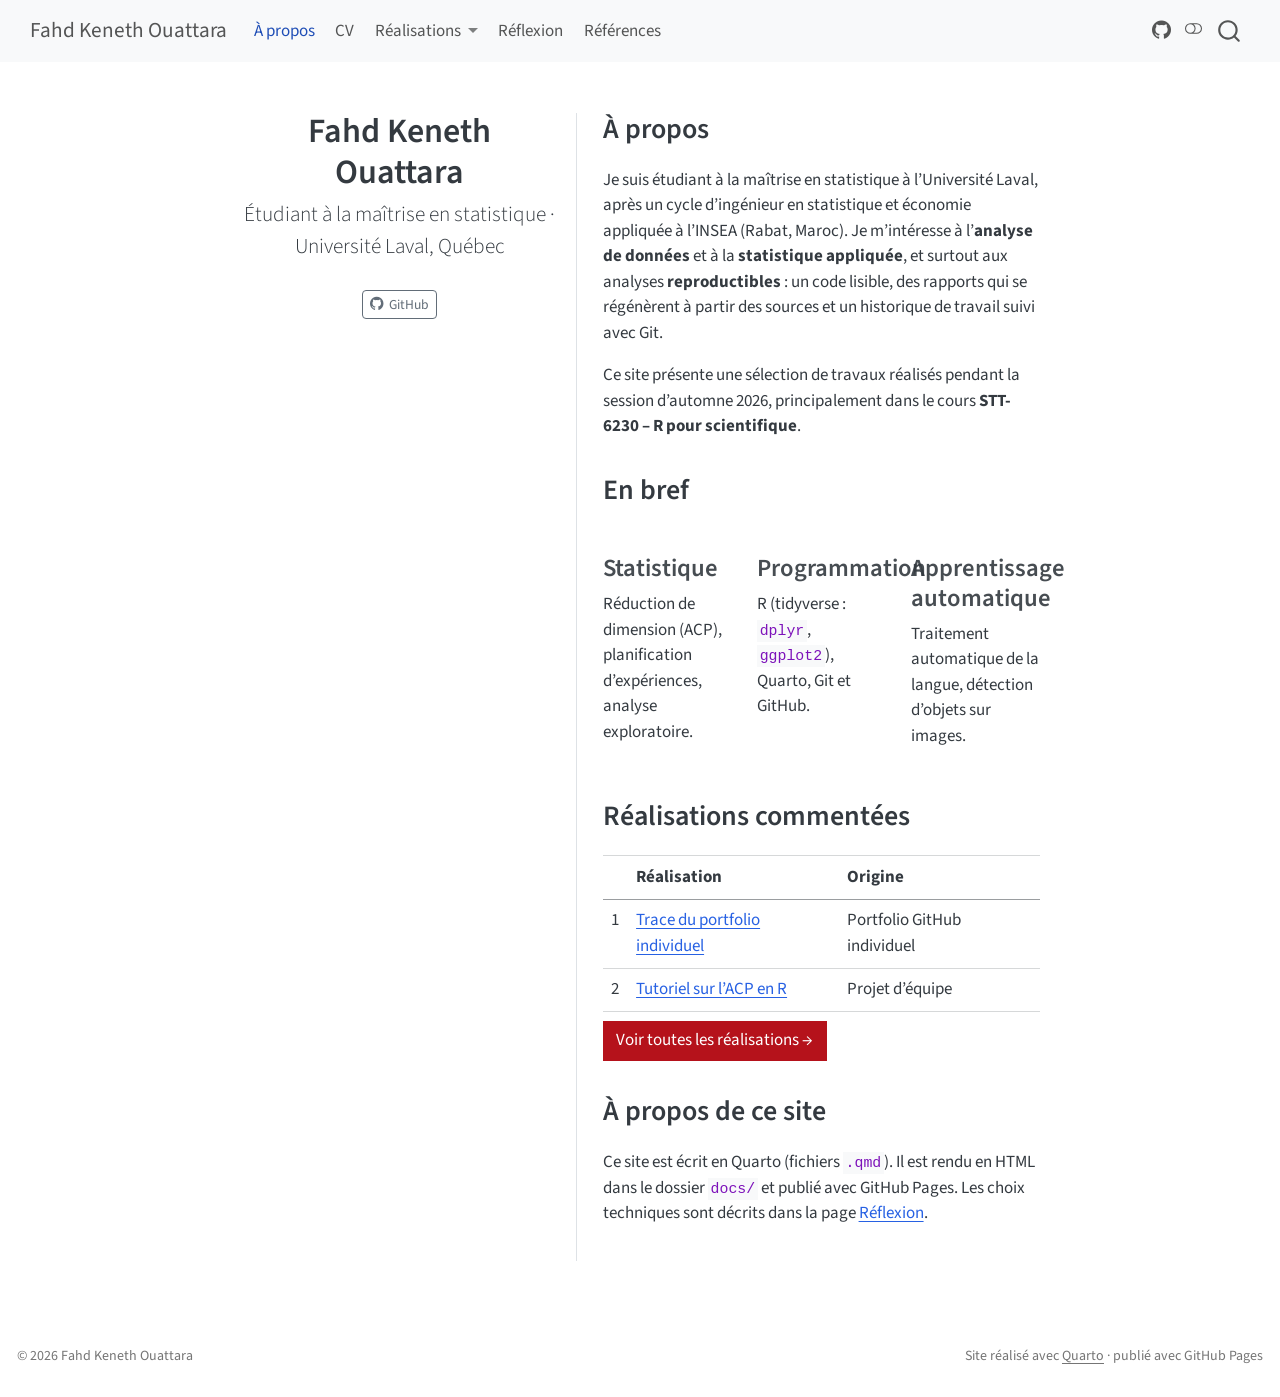
<file: docs/index.html>
<!DOCTYPE html>
<html xmlns="http://www.w3.org/1999/xhtml" lang="fr" xml:lang="fr"><head>

<meta charset="utf-8">
<meta name="generator" content="quarto-1.7.32">

<meta name="viewport" content="width=device-width, initial-scale=1.0, user-scalable=yes">


<title>Fahd Keneth Ouattara</title>
<style>
code{white-space: pre-wrap;}
span.smallcaps{font-variant: small-caps;}
div.columns{display: flex; gap: min(4vw, 1.5em);}
div.column{flex: auto; overflow-x: auto;}
div.hanging-indent{margin-left: 1.5em; text-indent: -1.5em;}
ul.task-list{list-style: none;}
ul.task-list li input[type="checkbox"] {
  width: 0.8em;
  margin: 0 0.8em 0.2em -1em; /* quarto-specific, see https://github.com/quarto-dev/quarto-cli/issues/4556 */ 
  vertical-align: middle;
}
</style>


<script src="site_libs/quarto-nav/quarto-nav.js"></script>
<script src="site_libs/quarto-nav/headroom.min.js"></script>
<script src="site_libs/clipboard/clipboard.min.js"></script>
<script src="site_libs/quarto-search/autocomplete.umd.js"></script>
<script src="site_libs/quarto-search/fuse.min.js"></script>
<script src="site_libs/quarto-search/quarto-search.js"></script>
<meta name="quarto:offset" content="./">
<script src="site_libs/quarto-html/quarto.js" type="module"></script>
<script src="site_libs/quarto-html/tabsets/tabsets.js" type="module"></script>
<script src="site_libs/quarto-html/popper.min.js"></script>
<script src="site_libs/quarto-html/tippy.umd.min.js"></script>
<link href="site_libs/quarto-html/tippy.css" rel="stylesheet">
<link href="site_libs/quarto-html/quarto-syntax-highlighting-37eea08aefeeee20ff55810ff984fec1.css" rel="stylesheet" class="quarto-color-scheme" id="quarto-text-highlighting-styles">
<link href="site_libs/quarto-html/quarto-syntax-highlighting-dark-2fef5ea3f8957b3e4ecc936fc74692ca.css" rel="stylesheet" class="quarto-color-scheme quarto-color-alternate" id="quarto-text-highlighting-styles">
<link href="site_libs/quarto-html/quarto-syntax-highlighting-37eea08aefeeee20ff55810ff984fec1.css" rel="stylesheet" class="quarto-color-scheme-extra" id="quarto-text-highlighting-styles">
<script src="site_libs/bootstrap/bootstrap.min.js"></script>
<link href="site_libs/bootstrap/bootstrap-icons.css" rel="stylesheet">
<link href="site_libs/bootstrap/bootstrap-bb05f5d0074da2129d766b238819cd35.min.css" rel="stylesheet" append-hash="true" class="quarto-color-scheme" id="quarto-bootstrap" data-mode="light">
<link href="site_libs/bootstrap/bootstrap-dark-d34bf5fa23929f33ad2b3f80c188d338.min.css" rel="stylesheet" append-hash="true" class="quarto-color-scheme quarto-color-alternate" id="quarto-bootstrap" data-mode="dark">
<link href="site_libs/bootstrap/bootstrap-bb05f5d0074da2129d766b238819cd35.min.css" rel="stylesheet" append-hash="true" class="quarto-color-scheme-extra" id="quarto-bootstrap" data-mode="light">
<script id="quarto-search-options" type="application/json">{
  "location": "navbar",
  "copy-button": false,
  "collapse-after": 3,
  "panel-placement": "end",
  "type": "overlay",
  "limit": 50,
  "keyboard-shortcut": [
    "f",
    "/",
    "s"
  ],
  "show-item-context": false,
  "language": {
    "search-no-results-text": "Pas de résultats",
    "search-matching-documents-text": "documents trouvés",
    "search-copy-link-title": "Copier le lien vers la recherche",
    "search-hide-matches-text": "Cacher les correspondances additionnelles",
    "search-more-match-text": "correspondance de plus dans ce document",
    "search-more-matches-text": "correspondances de plus dans ce document",
    "search-clear-button-title": "Effacer",
    "search-text-placeholder": "",
    "search-detached-cancel-button-title": "Annuler",
    "search-submit-button-title": "Envoyer",
    "search-label": "Recherche"
  }
}</script>


<link rel="stylesheet" href="styles.css">
</head>

<body class="nav-fixed fullcontent quarto-light"><script id="quarto-html-before-body" type="application/javascript">
    const toggleBodyColorMode = (bsSheetEl) => {
      const mode = bsSheetEl.getAttribute("data-mode");
      const bodyEl = window.document.querySelector("body");
      if (mode === "dark") {
        bodyEl.classList.add("quarto-dark");
        bodyEl.classList.remove("quarto-light");
      } else {
        bodyEl.classList.add("quarto-light");
        bodyEl.classList.remove("quarto-dark");
      }
    }
    const toggleBodyColorPrimary = () => {
      const bsSheetEl = window.document.querySelector("link#quarto-bootstrap:not([rel=disabled-stylesheet])");
      if (bsSheetEl) {
        toggleBodyColorMode(bsSheetEl);
      }
    }
    const setColorSchemeToggle = (alternate) => {
      const toggles = window.document.querySelectorAll('.quarto-color-scheme-toggle');
      for (let i=0; i < toggles.length; i++) {
        const toggle = toggles[i];
        if (toggle) {
          if (alternate) {
            toggle.classList.add("alternate");
          } else {
            toggle.classList.remove("alternate");
          }
        }
      }
    };
    const toggleColorMode = (alternate) => {
      // Switch the stylesheets
      const primaryStylesheets = window.document.querySelectorAll('link.quarto-color-scheme:not(.quarto-color-alternate)');
      const alternateStylesheets = window.document.querySelectorAll('link.quarto-color-scheme.quarto-color-alternate');
      manageTransitions('#quarto-margin-sidebar .nav-link', false);
      if (alternate) {
        // note: dark is layered on light, we don't disable primary!
        enableStylesheet(alternateStylesheets);
        for (const sheetNode of alternateStylesheets) {
          if (sheetNode.id === "quarto-bootstrap") {
            toggleBodyColorMode(sheetNode);
          }
        }
      } else {
        disableStylesheet(alternateStylesheets);
        enableStylesheet(primaryStylesheets)
        toggleBodyColorPrimary();
      }
      manageTransitions('#quarto-margin-sidebar .nav-link', true);
      // Switch the toggles
      setColorSchemeToggle(alternate)
      // Hack to workaround the fact that safari doesn't
      // properly recolor the scrollbar when toggling (#1455)
      if (navigator.userAgent.indexOf('Safari') > 0 && navigator.userAgent.indexOf('Chrome') == -1) {
        manageTransitions("body", false);
        window.scrollTo(0, 1);
        setTimeout(() => {
          window.scrollTo(0, 0);
          manageTransitions("body", true);
        }, 40);
      }
    }
    const disableStylesheet = (stylesheets) => {
      for (let i=0; i < stylesheets.length; i++) {
        const stylesheet = stylesheets[i];
        stylesheet.rel = 'disabled-stylesheet';
      }
    }
    const enableStylesheet = (stylesheets) => {
      for (let i=0; i < stylesheets.length; i++) {
        const stylesheet = stylesheets[i];
        if(stylesheet.rel !== 'stylesheet') { // for Chrome, which will still FOUC without this check
          stylesheet.rel = 'stylesheet';
        }
      }
    }
    const manageTransitions = (selector, allowTransitions) => {
      const els = window.document.querySelectorAll(selector);
      for (let i=0; i < els.length; i++) {
        const el = els[i];
        if (allowTransitions) {
          el.classList.remove('notransition');
        } else {
          el.classList.add('notransition');
        }
      }
    }
    const isFileUrl = () => {
      return window.location.protocol === 'file:';
    }
    const hasAlternateSentinel = () => {
      let styleSentinel = getColorSchemeSentinel();
      if (styleSentinel !== null) {
        return styleSentinel === "alternate";
      } else {
        return false;
      }
    }
    const setStyleSentinel = (alternate) => {
      const value = alternate ? "alternate" : "default";
      if (!isFileUrl()) {
        window.localStorage.setItem("quarto-color-scheme", value);
      } else {
        localAlternateSentinel = value;
      }
    }
    const getColorSchemeSentinel = () => {
      if (!isFileUrl()) {
        const storageValue = window.localStorage.getItem("quarto-color-scheme");
        return storageValue != null ? storageValue : localAlternateSentinel;
      } else {
        return localAlternateSentinel;
      }
    }
    const toggleGiscusIfUsed = (isAlternate, darkModeDefault) => {
      const baseTheme = document.querySelector('#giscus-base-theme')?.value ?? 'light';
      const alternateTheme = document.querySelector('#giscus-alt-theme')?.value ?? 'dark';
      let newTheme = '';
      if(authorPrefersDark) {
        newTheme = isAlternate ? baseTheme : alternateTheme;
      } else {
        newTheme = isAlternate ? alternateTheme : baseTheme;
      }
      const changeGiscusTheme = () => {
        // From: https://github.com/giscus/giscus/issues/336
        const sendMessage = (message) => {
          const iframe = document.querySelector('iframe.giscus-frame');
          if (!iframe) return;
          iframe.contentWindow.postMessage({ giscus: message }, 'https://giscus.app');
        }
        sendMessage({
          setConfig: {
            theme: newTheme
          }
        });
      }
      const isGiscussLoaded = window.document.querySelector('iframe.giscus-frame') !== null;
      if (isGiscussLoaded) {
        changeGiscusTheme();
      }
    };
    const authorPrefersDark = false;
    const darkModeDefault = authorPrefersDark;
      document.querySelector('link#quarto-text-highlighting-styles.quarto-color-scheme-extra').rel = 'disabled-stylesheet';
      document.querySelector('link#quarto-bootstrap.quarto-color-scheme-extra').rel = 'disabled-stylesheet';
    let localAlternateSentinel = darkModeDefault ? 'alternate' : 'default';
    // Dark / light mode switch
    window.quartoToggleColorScheme = () => {
      // Read the current dark / light value
      let toAlternate = !hasAlternateSentinel();
      toggleColorMode(toAlternate);
      setStyleSentinel(toAlternate);
      toggleGiscusIfUsed(toAlternate, darkModeDefault);
      window.dispatchEvent(new Event('resize'));
    };
    // Switch to dark mode if need be
    if (hasAlternateSentinel()) {
      toggleColorMode(true);
    } else {
      toggleColorMode(false);
    }
  </script>

<div id="quarto-search-results"></div>
  <header id="quarto-header" class="headroom fixed-top">
    <nav class="navbar navbar-expand-lg " data-bs-theme="dark">
      <div class="navbar-container container-fluid">
      <div class="navbar-brand-container mx-auto">
    <a class="navbar-brand" href="./index.html">
    <span class="navbar-title">Fahd Keneth Ouattara</span>
    </a>
  </div>
            <div id="quarto-search" class="" title="Recherche"></div>
          <button class="navbar-toggler" type="button" data-bs-toggle="collapse" data-bs-target="#navbarCollapse" aria-controls="navbarCollapse" role="menu" aria-expanded="false" aria-label="Basculer la navigation" onclick="if (window.quartoToggleHeadroom) { window.quartoToggleHeadroom(); }">
  <span class="navbar-toggler-icon"></span>
</button>
          <div class="collapse navbar-collapse" id="navbarCollapse">
            <ul class="navbar-nav navbar-nav-scroll me-auto">
  <li class="nav-item">
    <a class="nav-link active" href="./index.html" aria-current="page"> 
<span class="menu-text">À propos</span></a>
  </li>  
  <li class="nav-item">
    <a class="nav-link" href="./cv.html"> 
<span class="menu-text">CV</span></a>
  </li>  
  <li class="nav-item dropdown ">
    <a class="nav-link dropdown-toggle" href="#" id="nav-menu-réalisations" role="link" data-bs-toggle="dropdown" aria-expanded="false">
 <span class="menu-text">Réalisations</span>
    </a>
    <ul class="dropdown-menu" aria-labelledby="nav-menu-réalisations">    
        <li>
    <a class="dropdown-item" href="./realisations.html">
 <span class="dropdown-text">Vue d’ensemble</span></a>
  </li>  
        <li><hr class="dropdown-divider"></li>
        <li class="dropdown-header">Réalisations commentées</li>
        <li>
    <a class="dropdown-item" href="./realisations/portfolio-individuel.html">
 <span class="dropdown-text">1 · Trace du portfolio individuel</span></a>
  </li>  
        <li>
    <a class="dropdown-item" href="./realisations/projet-equipe-acp.html">
 <span class="dropdown-text">2 · Projet d’équipe : tutoriel ACP</span></a>
  </li>  
        <li><hr class="dropdown-divider"></li>
        <li class="dropdown-header">Autres projets</li>
        <li>
    <a class="dropdown-item" href="./realisations/taln-travaux.html">
 <span class="dropdown-text">Traitement automatique de la langue</span></a>
  </li>  
        <li>
    <a class="dropdown-item" href="./realisations/analyse-donnees.html">
 <span class="dropdown-text">Analyse de données</span></a>
  </li>  
    </ul>
  </li>
  <li class="nav-item">
    <a class="nav-link" href="./reflexion.html"> 
<span class="menu-text">Réflexion</span></a>
  </li>  
  <li class="nav-item">
    <a class="nav-link" href="./references.html"> 
<span class="menu-text">Références</span></a>
  </li>  
</ul>
            <ul class="navbar-nav navbar-nav-scroll ms-auto">
  <li class="nav-item compact">
    <a class="nav-link" href="https://github.com/Kenethouattara"> <i class="bi bi-github" role="img" aria-label="GitHub">
</i> 
<span class="menu-text"></span></a>
  </li>  
</ul>
          </div> <!-- /navcollapse -->
            <div class="quarto-navbar-tools">
  <a href="" class="quarto-color-scheme-toggle quarto-navigation-tool  px-1" onclick="window.quartoToggleColorScheme(); return false;" title="Basculer le mode sombre"><i class="bi"></i></a>
</div>
      </div> <!-- /container-fluid -->
    </nav>
</header>
<!-- content -->
<div id="quarto-content" class="quarto-container page-columns page-rows-contents page-layout-article page-navbar">
<!-- sidebar -->
<!-- margin-sidebar -->
    
<!-- main -->
<div class="quarto-about-trestles">
  <div class="about-entity">
<header id="title-block-header" class="quarto-title-block default">
<div class="quarto-title">
<h1 class="title">Fahd Keneth Ouattara</h1>
<p class="subtitle lead">Étudiant à la maîtrise en statistique · Université Laval, Québec</p>
</div>
<div class="quarto-title-meta">
  </div>
</header>
    <div class="about-links">
  <a href="https://github.com/kenethouattara" class="about-link" rel="" target="">
    <i class="bi bi-github"></i>
     <span class="about-link-text">GitHub</span>
  </a>
</div>
  </div>
  <div class="about-contents"><main class="content" id="quarto-document-content">

<section id="à-propos" class="level2">
<h2 data-anchor-id="à-propos">À propos</h2>
<p>Je suis étudiant à la maîtrise en statistique à l’Université Laval, après un cycle d’ingénieur en statistique et économie appliquée à l’INSEA (Rabat, Maroc). Je m’intéresse à l’<strong>analyse de données</strong> et à la <strong>statistique appliquée</strong>, et surtout aux analyses <strong>reproductibles</strong> : un code lisible, des rapports qui se régénèrent à partir des sources et un historique de travail suivi avec Git.</p>
<p>Ce site présente une sélection de travaux réalisés pendant la session d’automne 2026, principalement dans le cours <strong>STT-6230 – R pour scientifique</strong>.</p>
</section>
<section id="en-bref" class="level2">
<h2 data-anchor-id="en-bref">En bref</h2>
<div class="grid">
<section id="statistique" class="level3 g-col-12 g-col-md-4">
<h3 data-anchor-id="statistique">Statistique</h3>
<p>Réduction de dimension (ACP), planification d’expériences, analyse exploratoire.</p>
</section>
<section id="programmation" class="level3 g-col-12 g-col-md-4">
<h3 data-anchor-id="programmation">Programmation</h3>
<p>R (tidyverse : <code>dplyr</code>, <code>ggplot2</code>), Quarto, Git et GitHub.</p>
</section>
<section id="apprentissage-automatique" class="level3 g-col-12 g-col-md-4">
<h3 data-anchor-id="apprentissage-automatique">Apprentissage automatique</h3>
<p>Traitement automatique de la langue, détection d’objets sur images.</p>
</section>
</div>
</section>
<section id="réalisations-commentées" class="level2">
<h2 data-anchor-id="réalisations-commentées">Réalisations commentées</h2>
<table class="caption-top table">
<thead>
<tr class="header">
<th></th>
<th>Réalisation</th>
<th>Origine</th>
</tr>
</thead>
<tbody>
<tr class="odd">
<td>1</td>
<td><a href="./realisations/portfolio-individuel.html">Trace du portfolio individuel</a></td>
<td>Portfolio GitHub individuel</td>
</tr>
<tr class="even">
<td>2</td>
<td><a href="./realisations/projet-equipe-acp.html">Tutoriel sur l’ACP en R</a></td>
<td>Projet d’équipe</td>
</tr>
</tbody>
</table>
<p><a href="./realisations.html" class="btn btn-primary">Voir toutes les réalisations →</a></p>
</section>
<section id="à-propos-de-ce-site" class="level2">
<h2 data-anchor-id="à-propos-de-ce-site">À propos de ce site</h2>
<p>Ce site est écrit en Quarto (fichiers <code>.qmd</code>). Il est rendu en HTML dans le dossier <code>docs/</code> et publié avec GitHub Pages. Les choix techniques sont décrits dans la page <a href="./reflexion.html">Réflexion</a>.</p>


</section>
</main></div>
</div>
 <!-- /main -->
<script id="quarto-html-after-body" type="application/javascript">
  window.document.addEventListener("DOMContentLoaded", function (event) {
    // Ensure there is a toggle, if there isn't float one in the top right
    if (window.document.querySelector('.quarto-color-scheme-toggle') === null) {
      const a = window.document.createElement('a');
      a.classList.add('top-right');
      a.classList.add('quarto-color-scheme-toggle');
      a.href = "";
      a.onclick = function() { try { window.quartoToggleColorScheme(); } catch {} return false; };
      const i = window.document.createElement("i");
      i.classList.add('bi');
      a.appendChild(i);
      window.document.body.appendChild(a);
    }
    setColorSchemeToggle(hasAlternateSentinel())
    const isCodeAnnotation = (el) => {
      for (const clz of el.classList) {
        if (clz.startsWith('code-annotation-')) {                     
          return true;
        }
      }
      return false;
    }
    const onCopySuccess = function(e) {
      // button target
      const button = e.trigger;
      // don't keep focus
      button.blur();
      // flash "checked"
      button.classList.add('code-copy-button-checked');
      var currentTitle = button.getAttribute("title");
      button.setAttribute("title", "Copié");
      let tooltip;
      if (window.bootstrap) {
        button.setAttribute("data-bs-toggle", "tooltip");
        button.setAttribute("data-bs-placement", "left");
        button.setAttribute("data-bs-title", "Copié");
        tooltip = new bootstrap.Tooltip(button, 
          { trigger: "manual", 
            customClass: "code-copy-button-tooltip",
            offset: [0, -8]});
        tooltip.show();    
      }
      setTimeout(function() {
        if (tooltip) {
          tooltip.hide();
          button.removeAttribute("data-bs-title");
          button.removeAttribute("data-bs-toggle");
          button.removeAttribute("data-bs-placement");
        }
        button.setAttribute("title", currentTitle);
        button.classList.remove('code-copy-button-checked');
      }, 1000);
      // clear code selection
      e.clearSelection();
    }
    const getTextToCopy = function(trigger) {
        const codeEl = trigger.previousElementSibling.cloneNode(true);
        for (const childEl of codeEl.children) {
          if (isCodeAnnotation(childEl)) {
            childEl.remove();
          }
        }
        return codeEl.innerText;
    }
    const clipboard = new window.ClipboardJS('.code-copy-button:not([data-in-quarto-modal])', {
      text: getTextToCopy
    });
    clipboard.on('success', onCopySuccess);
    if (window.document.getElementById('quarto-embedded-source-code-modal')) {
      const clipboardModal = new window.ClipboardJS('.code-copy-button[data-in-quarto-modal]', {
        text: getTextToCopy,
        container: window.document.getElementById('quarto-embedded-source-code-modal')
      });
      clipboardModal.on('success', onCopySuccess);
    }
      var localhostRegex = new RegExp(/^(?:http|https):\/\/localhost\:?[0-9]*\//);
      var mailtoRegex = new RegExp(/^mailto:/);
        var filterRegex = new RegExp("https:\/\/Kenethouattara\.github\.io\/site-quarto-personnel\/");
      var isInternal = (href) => {
          return filterRegex.test(href) || localhostRegex.test(href) || mailtoRegex.test(href);
      }
      // Inspect non-navigation links and adorn them if external
     var links = window.document.querySelectorAll('a[href]:not(.nav-link):not(.navbar-brand):not(.toc-action):not(.sidebar-link):not(.sidebar-item-toggle):not(.pagination-link):not(.no-external):not([aria-hidden]):not(.dropdown-item):not(.quarto-navigation-tool):not(.about-link)');
      for (var i=0; i<links.length; i++) {
        const link = links[i];
        if (!isInternal(link.href)) {
          // undo the damage that might have been done by quarto-nav.js in the case of
          // links that we want to consider external
          if (link.dataset.originalHref !== undefined) {
            link.href = link.dataset.originalHref;
          }
        }
      }
    function tippyHover(el, contentFn, onTriggerFn, onUntriggerFn) {
      const config = {
        allowHTML: true,
        maxWidth: 500,
        delay: 100,
        arrow: false,
        appendTo: function(el) {
            return el.parentElement;
        },
        interactive: true,
        interactiveBorder: 10,
        theme: 'quarto',
        placement: 'bottom-start',
      };
      if (contentFn) {
        config.content = contentFn;
      }
      if (onTriggerFn) {
        config.onTrigger = onTriggerFn;
      }
      if (onUntriggerFn) {
        config.onUntrigger = onUntriggerFn;
      }
      window.tippy(el, config); 
    }
    const noterefs = window.document.querySelectorAll('a[role="doc-noteref"]');
    for (var i=0; i<noterefs.length; i++) {
      const ref = noterefs[i];
      tippyHover(ref, function() {
        // use id or data attribute instead here
        let href = ref.getAttribute('data-footnote-href') || ref.getAttribute('href');
        try { href = new URL(href).hash; } catch {}
        const id = href.replace(/^#\/?/, "");
        const note = window.document.getElementById(id);
        if (note) {
          return note.innerHTML;
        } else {
          return "";
        }
      });
    }
    const xrefs = window.document.querySelectorAll('a.quarto-xref');
    const processXRef = (id, note) => {
      // Strip column container classes
      const stripColumnClz = (el) => {
        el.classList.remove("page-full", "page-columns");
        if (el.children) {
          for (const child of el.children) {
            stripColumnClz(child);
          }
        }
      }
      stripColumnClz(note)
      if (id === null || id.startsWith('sec-')) {
        // Special case sections, only their first couple elements
        const container = document.createElement("div");
        if (note.children && note.children.length > 2) {
          container.appendChild(note.children[0].cloneNode(true));
          for (let i = 1; i < note.children.length; i++) {
            const child = note.children[i];
            if (child.tagName === "P" && child.innerText === "") {
              continue;
            } else {
              container.appendChild(child.cloneNode(true));
              break;
            }
          }
          if (window.Quarto?.typesetMath) {
            window.Quarto.typesetMath(container);
          }
          return container.innerHTML
        } else {
          if (window.Quarto?.typesetMath) {
            window.Quarto.typesetMath(note);
          }
          return note.innerHTML;
        }
      } else {
        // Remove any anchor links if they are present
        const anchorLink = note.querySelector('a.anchorjs-link');
        if (anchorLink) {
          anchorLink.remove();
        }
        if (window.Quarto?.typesetMath) {
          window.Quarto.typesetMath(note);
        }
        if (note.classList.contains("callout")) {
          return note.outerHTML;
        } else {
          return note.innerHTML;
        }
      }
    }
    for (var i=0; i<xrefs.length; i++) {
      const xref = xrefs[i];
      tippyHover(xref, undefined, function(instance) {
        instance.disable();
        let url = xref.getAttribute('href');
        let hash = undefined; 
        if (url.startsWith('#')) {
          hash = url;
        } else {
          try { hash = new URL(url).hash; } catch {}
        }
        if (hash) {
          const id = hash.replace(/^#\/?/, "");
          const note = window.document.getElementById(id);
          if (note !== null) {
            try {
              const html = processXRef(id, note.cloneNode(true));
              instance.setContent(html);
            } finally {
              instance.enable();
              instance.show();
            }
          } else {
            // See if we can fetch this
            fetch(url.split('#')[0])
            .then(res => res.text())
            .then(html => {
              const parser = new DOMParser();
              const htmlDoc = parser.parseFromString(html, "text/html");
              const note = htmlDoc.getElementById(id);
              if (note !== null) {
                const html = processXRef(id, note);
                instance.setContent(html);
              } 
            }).finally(() => {
              instance.enable();
              instance.show();
            });
          }
        } else {
          // See if we can fetch a full url (with no hash to target)
          // This is a special case and we should probably do some content thinning / targeting
          fetch(url)
          .then(res => res.text())
          .then(html => {
            const parser = new DOMParser();
            const htmlDoc = parser.parseFromString(html, "text/html");
            const note = htmlDoc.querySelector('main.content');
            if (note !== null) {
              // This should only happen for chapter cross references
              // (since there is no id in the URL)
              // remove the first header
              if (note.children.length > 0 && note.children[0].tagName === "HEADER") {
                note.children[0].remove();
              }
              const html = processXRef(null, note);
              instance.setContent(html);
            } 
          }).finally(() => {
            instance.enable();
            instance.show();
          });
        }
      }, function(instance) {
      });
    }
        let selectedAnnoteEl;
        const selectorForAnnotation = ( cell, annotation) => {
          let cellAttr = 'data-code-cell="' + cell + '"';
          let lineAttr = 'data-code-annotation="' +  annotation + '"';
          const selector = 'span[' + cellAttr + '][' + lineAttr + ']';
          return selector;
        }
        const selectCodeLines = (annoteEl) => {
          const doc = window.document;
          const targetCell = annoteEl.getAttribute("data-target-cell");
          const targetAnnotation = annoteEl.getAttribute("data-target-annotation");
          const annoteSpan = window.document.querySelector(selectorForAnnotation(targetCell, targetAnnotation));
          const lines = annoteSpan.getAttribute("data-code-lines").split(",");
          const lineIds = lines.map((line) => {
            return targetCell + "-" + line;
          })
          let top = null;
          let height = null;
          let parent = null;
          if (lineIds.length > 0) {
              //compute the position of the single el (top and bottom and make a div)
              const el = window.document.getElementById(lineIds[0]);
              top = el.offsetTop;
              height = el.offsetHeight;
              parent = el.parentElement.parentElement;
            if (lineIds.length > 1) {
              const lastEl = window.document.getElementById(lineIds[lineIds.length - 1]);
              const bottom = lastEl.offsetTop + lastEl.offsetHeight;
              height = bottom - top;
            }
            if (top !== null && height !== null && parent !== null) {
              // cook up a div (if necessary) and position it 
              let div = window.document.getElementById("code-annotation-line-highlight");
              if (div === null) {
                div = window.document.createElement("div");
                div.setAttribute("id", "code-annotation-line-highlight");
                div.style.position = 'absolute';
                parent.appendChild(div);
              }
              div.style.top = top - 2 + "px";
              div.style.height = height + 4 + "px";
              div.style.left = 0;
              let gutterDiv = window.document.getElementById("code-annotation-line-highlight-gutter");
              if (gutterDiv === null) {
                gutterDiv = window.document.createElement("div");
                gutterDiv.setAttribute("id", "code-annotation-line-highlight-gutter");
                gutterDiv.style.position = 'absolute';
                const codeCell = window.document.getElementById(targetCell);
                const gutter = codeCell.querySelector('.code-annotation-gutter');
                gutter.appendChild(gutterDiv);
              }
              gutterDiv.style.top = top - 2 + "px";
              gutterDiv.style.height = height + 4 + "px";
            }
            selectedAnnoteEl = annoteEl;
          }
        };
        const unselectCodeLines = () => {
          const elementsIds = ["code-annotation-line-highlight", "code-annotation-line-highlight-gutter"];
          elementsIds.forEach((elId) => {
            const div = window.document.getElementById(elId);
            if (div) {
              div.remove();
            }
          });
          selectedAnnoteEl = undefined;
        };
          // Handle positioning of the toggle
      window.addEventListener(
        "resize",
        throttle(() => {
          elRect = undefined;
          if (selectedAnnoteEl) {
            selectCodeLines(selectedAnnoteEl);
          }
        }, 10)
      );
      function throttle(fn, ms) {
      let throttle = false;
      let timer;
        return (...args) => {
          if(!throttle) { // first call gets through
              fn.apply(this, args);
              throttle = true;
          } else { // all the others get throttled
              if(timer) clearTimeout(timer); // cancel #2
              timer = setTimeout(() => {
                fn.apply(this, args);
                timer = throttle = false;
              }, ms);
          }
        };
      }
        // Attach click handler to the DT
        const annoteDls = window.document.querySelectorAll('dt[data-target-cell]');
        for (const annoteDlNode of annoteDls) {
          annoteDlNode.addEventListener('click', (event) => {
            const clickedEl = event.target;
            if (clickedEl !== selectedAnnoteEl) {
              unselectCodeLines();
              const activeEl = window.document.querySelector('dt[data-target-cell].code-annotation-active');
              if (activeEl) {
                activeEl.classList.remove('code-annotation-active');
              }
              selectCodeLines(clickedEl);
              clickedEl.classList.add('code-annotation-active');
            } else {
              // Unselect the line
              unselectCodeLines();
              clickedEl.classList.remove('code-annotation-active');
            }
          });
        }
    const findCites = (el) => {
      const parentEl = el.parentElement;
      if (parentEl) {
        const cites = parentEl.dataset.cites;
        if (cites) {
          return {
            el,
            cites: cites.split(' ')
          };
        } else {
          return findCites(el.parentElement)
        }
      } else {
        return undefined;
      }
    };
    var bibliorefs = window.document.querySelectorAll('a[role="doc-biblioref"]');
    for (var i=0; i<bibliorefs.length; i++) {
      const ref = bibliorefs[i];
      const citeInfo = findCites(ref);
      if (citeInfo) {
        tippyHover(citeInfo.el, function() {
          var popup = window.document.createElement('div');
          citeInfo.cites.forEach(function(cite) {
            var citeDiv = window.document.createElement('div');
            citeDiv.classList.add('hanging-indent');
            citeDiv.classList.add('csl-entry');
            var biblioDiv = window.document.getElementById('ref-' + cite);
            if (biblioDiv) {
              citeDiv.innerHTML = biblioDiv.innerHTML;
            }
            popup.appendChild(citeDiv);
          });
          return popup.innerHTML;
        });
      }
    }
  });
  </script>
</div> <!-- /content -->
<footer class="footer">
  <div class="nav-footer">
    <div class="nav-footer-left">
<p>© 2026 Fahd Keneth Ouattara</p>
</div>   
    <div class="nav-footer-center">
      &nbsp;
    </div>
    <div class="nav-footer-right">
<p>Site réalisé avec <a href="https://quarto.org">Quarto</a> · publié avec GitHub Pages</p>
</div>
  </div>
</footer>




</body></html>
</file>
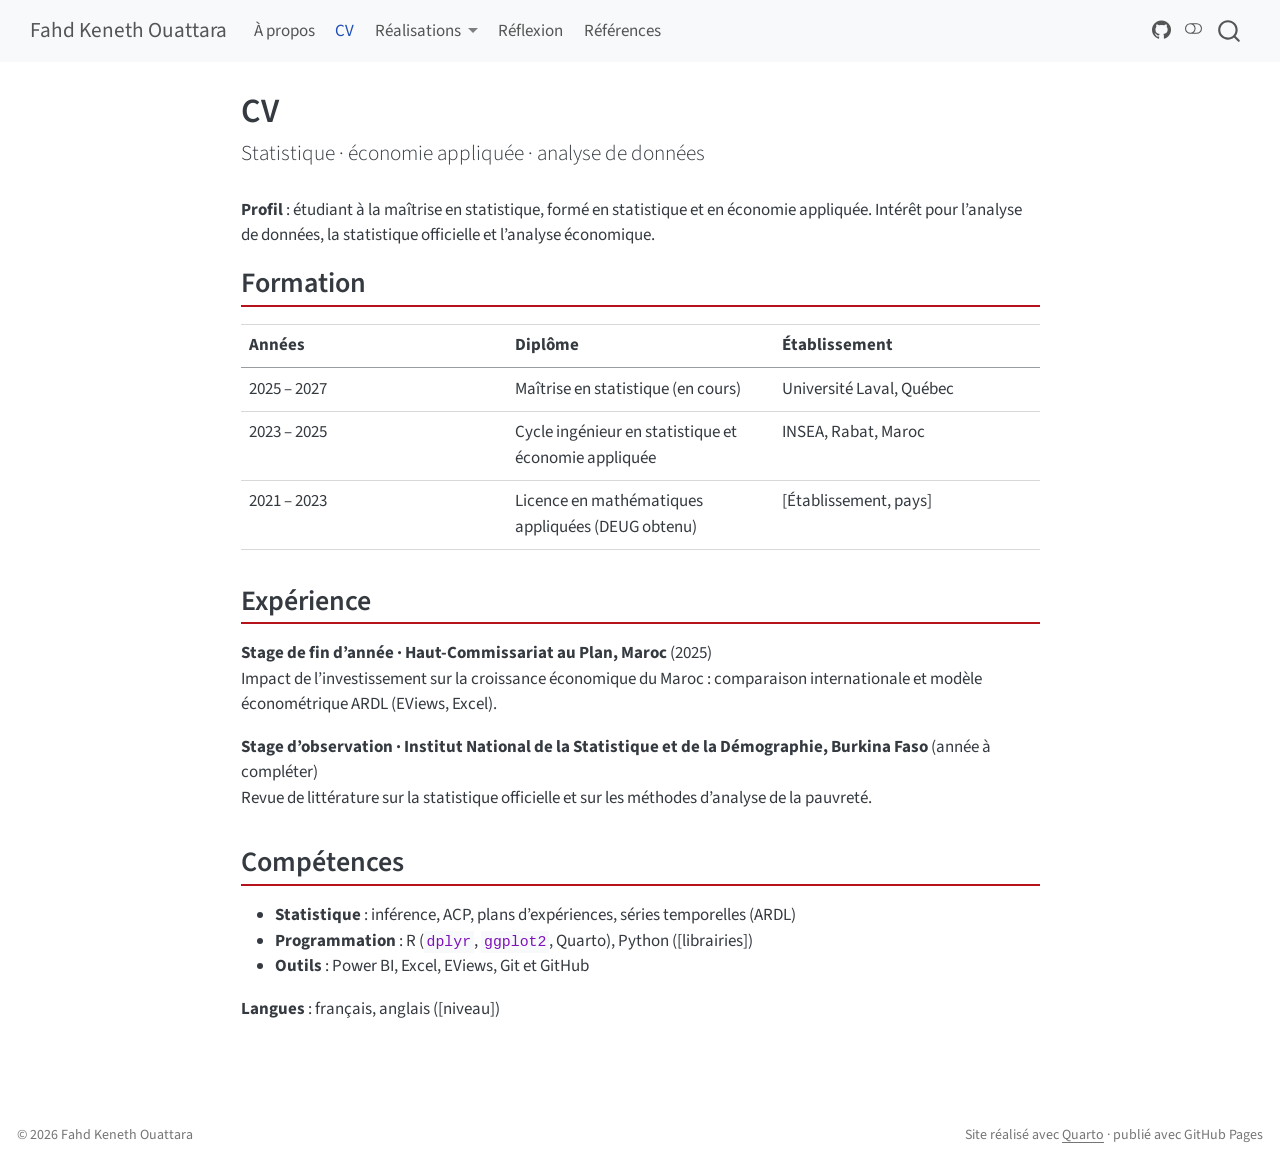
<file: docs/cv.html>
<!DOCTYPE html>
<html xmlns="http://www.w3.org/1999/xhtml" lang="fr" xml:lang="fr"><head>

<meta charset="utf-8">
<meta name="generator" content="quarto-1.7.32">

<meta name="viewport" content="width=device-width, initial-scale=1.0, user-scalable=yes">


<title>CV – Fahd Keneth Ouattara</title>
<style>
code{white-space: pre-wrap;}
span.smallcaps{font-variant: small-caps;}
div.columns{display: flex; gap: min(4vw, 1.5em);}
div.column{flex: auto; overflow-x: auto;}
div.hanging-indent{margin-left: 1.5em; text-indent: -1.5em;}
ul.task-list{list-style: none;}
ul.task-list li input[type="checkbox"] {
  width: 0.8em;
  margin: 0 0.8em 0.2em -1em; /* quarto-specific, see https://github.com/quarto-dev/quarto-cli/issues/4556 */ 
  vertical-align: middle;
}
</style>


<script src="site_libs/quarto-nav/quarto-nav.js"></script>
<script src="site_libs/quarto-nav/headroom.min.js"></script>
<script src="site_libs/clipboard/clipboard.min.js"></script>
<script src="site_libs/quarto-search/autocomplete.umd.js"></script>
<script src="site_libs/quarto-search/fuse.min.js"></script>
<script src="site_libs/quarto-search/quarto-search.js"></script>
<meta name="quarto:offset" content="./">
<script src="site_libs/quarto-html/quarto.js" type="module"></script>
<script src="site_libs/quarto-html/tabsets/tabsets.js" type="module"></script>
<script src="site_libs/quarto-html/popper.min.js"></script>
<script src="site_libs/quarto-html/tippy.umd.min.js"></script>
<script src="site_libs/quarto-html/anchor.min.js"></script>
<link href="site_libs/quarto-html/tippy.css" rel="stylesheet">
<link href="site_libs/quarto-html/quarto-syntax-highlighting-37eea08aefeeee20ff55810ff984fec1.css" rel="stylesheet" class="quarto-color-scheme" id="quarto-text-highlighting-styles">
<link href="site_libs/quarto-html/quarto-syntax-highlighting-dark-2fef5ea3f8957b3e4ecc936fc74692ca.css" rel="stylesheet" class="quarto-color-scheme quarto-color-alternate" id="quarto-text-highlighting-styles">
<link href="site_libs/quarto-html/quarto-syntax-highlighting-37eea08aefeeee20ff55810ff984fec1.css" rel="stylesheet" class="quarto-color-scheme-extra" id="quarto-text-highlighting-styles">
<script src="site_libs/bootstrap/bootstrap.min.js"></script>
<link href="site_libs/bootstrap/bootstrap-icons.css" rel="stylesheet">
<link href="site_libs/bootstrap/bootstrap-bb05f5d0074da2129d766b238819cd35.min.css" rel="stylesheet" append-hash="true" class="quarto-color-scheme" id="quarto-bootstrap" data-mode="light">
<link href="site_libs/bootstrap/bootstrap-dark-d34bf5fa23929f33ad2b3f80c188d338.min.css" rel="stylesheet" append-hash="true" class="quarto-color-scheme quarto-color-alternate" id="quarto-bootstrap" data-mode="dark">
<link href="site_libs/bootstrap/bootstrap-bb05f5d0074da2129d766b238819cd35.min.css" rel="stylesheet" append-hash="true" class="quarto-color-scheme-extra" id="quarto-bootstrap" data-mode="light">
<script id="quarto-search-options" type="application/json">{
  "location": "navbar",
  "copy-button": false,
  "collapse-after": 3,
  "panel-placement": "end",
  "type": "overlay",
  "limit": 50,
  "keyboard-shortcut": [
    "f",
    "/",
    "s"
  ],
  "show-item-context": false,
  "language": {
    "search-no-results-text": "Pas de résultats",
    "search-matching-documents-text": "documents trouvés",
    "search-copy-link-title": "Copier le lien vers la recherche",
    "search-hide-matches-text": "Cacher les correspondances additionnelles",
    "search-more-match-text": "correspondance de plus dans ce document",
    "search-more-matches-text": "correspondances de plus dans ce document",
    "search-clear-button-title": "Effacer",
    "search-text-placeholder": "",
    "search-detached-cancel-button-title": "Annuler",
    "search-submit-button-title": "Envoyer",
    "search-label": "Recherche"
  }
}</script>


<link rel="stylesheet" href="styles.css">
</head>

<body class="nav-fixed fullcontent quarto-light"><script id="quarto-html-before-body" type="application/javascript">
    const toggleBodyColorMode = (bsSheetEl) => {
      const mode = bsSheetEl.getAttribute("data-mode");
      const bodyEl = window.document.querySelector("body");
      if (mode === "dark") {
        bodyEl.classList.add("quarto-dark");
        bodyEl.classList.remove("quarto-light");
      } else {
        bodyEl.classList.add("quarto-light");
        bodyEl.classList.remove("quarto-dark");
      }
    }
    const toggleBodyColorPrimary = () => {
      const bsSheetEl = window.document.querySelector("link#quarto-bootstrap:not([rel=disabled-stylesheet])");
      if (bsSheetEl) {
        toggleBodyColorMode(bsSheetEl);
      }
    }
    const setColorSchemeToggle = (alternate) => {
      const toggles = window.document.querySelectorAll('.quarto-color-scheme-toggle');
      for (let i=0; i < toggles.length; i++) {
        const toggle = toggles[i];
        if (toggle) {
          if (alternate) {
            toggle.classList.add("alternate");
          } else {
            toggle.classList.remove("alternate");
          }
        }
      }
    };
    const toggleColorMode = (alternate) => {
      // Switch the stylesheets
      const primaryStylesheets = window.document.querySelectorAll('link.quarto-color-scheme:not(.quarto-color-alternate)');
      const alternateStylesheets = window.document.querySelectorAll('link.quarto-color-scheme.quarto-color-alternate');
      manageTransitions('#quarto-margin-sidebar .nav-link', false);
      if (alternate) {
        // note: dark is layered on light, we don't disable primary!
        enableStylesheet(alternateStylesheets);
        for (const sheetNode of alternateStylesheets) {
          if (sheetNode.id === "quarto-bootstrap") {
            toggleBodyColorMode(sheetNode);
          }
        }
      } else {
        disableStylesheet(alternateStylesheets);
        enableStylesheet(primaryStylesheets)
        toggleBodyColorPrimary();
      }
      manageTransitions('#quarto-margin-sidebar .nav-link', true);
      // Switch the toggles
      setColorSchemeToggle(alternate)
      // Hack to workaround the fact that safari doesn't
      // properly recolor the scrollbar when toggling (#1455)
      if (navigator.userAgent.indexOf('Safari') > 0 && navigator.userAgent.indexOf('Chrome') == -1) {
        manageTransitions("body", false);
        window.scrollTo(0, 1);
        setTimeout(() => {
          window.scrollTo(0, 0);
          manageTransitions("body", true);
        }, 40);
      }
    }
    const disableStylesheet = (stylesheets) => {
      for (let i=0; i < stylesheets.length; i++) {
        const stylesheet = stylesheets[i];
        stylesheet.rel = 'disabled-stylesheet';
      }
    }
    const enableStylesheet = (stylesheets) => {
      for (let i=0; i < stylesheets.length; i++) {
        const stylesheet = stylesheets[i];
        if(stylesheet.rel !== 'stylesheet') { // for Chrome, which will still FOUC without this check
          stylesheet.rel = 'stylesheet';
        }
      }
    }
    const manageTransitions = (selector, allowTransitions) => {
      const els = window.document.querySelectorAll(selector);
      for (let i=0; i < els.length; i++) {
        const el = els[i];
        if (allowTransitions) {
          el.classList.remove('notransition');
        } else {
          el.classList.add('notransition');
        }
      }
    }
    const isFileUrl = () => {
      return window.location.protocol === 'file:';
    }
    const hasAlternateSentinel = () => {
      let styleSentinel = getColorSchemeSentinel();
      if (styleSentinel !== null) {
        return styleSentinel === "alternate";
      } else {
        return false;
      }
    }
    const setStyleSentinel = (alternate) => {
      const value = alternate ? "alternate" : "default";
      if (!isFileUrl()) {
        window.localStorage.setItem("quarto-color-scheme", value);
      } else {
        localAlternateSentinel = value;
      }
    }
    const getColorSchemeSentinel = () => {
      if (!isFileUrl()) {
        const storageValue = window.localStorage.getItem("quarto-color-scheme");
        return storageValue != null ? storageValue : localAlternateSentinel;
      } else {
        return localAlternateSentinel;
      }
    }
    const toggleGiscusIfUsed = (isAlternate, darkModeDefault) => {
      const baseTheme = document.querySelector('#giscus-base-theme')?.value ?? 'light';
      const alternateTheme = document.querySelector('#giscus-alt-theme')?.value ?? 'dark';
      let newTheme = '';
      if(authorPrefersDark) {
        newTheme = isAlternate ? baseTheme : alternateTheme;
      } else {
        newTheme = isAlternate ? alternateTheme : baseTheme;
      }
      const changeGiscusTheme = () => {
        // From: https://github.com/giscus/giscus/issues/336
        const sendMessage = (message) => {
          const iframe = document.querySelector('iframe.giscus-frame');
          if (!iframe) return;
          iframe.contentWindow.postMessage({ giscus: message }, 'https://giscus.app');
        }
        sendMessage({
          setConfig: {
            theme: newTheme
          }
        });
      }
      const isGiscussLoaded = window.document.querySelector('iframe.giscus-frame') !== null;
      if (isGiscussLoaded) {
        changeGiscusTheme();
      }
    };
    const authorPrefersDark = false;
    const darkModeDefault = authorPrefersDark;
      document.querySelector('link#quarto-text-highlighting-styles.quarto-color-scheme-extra').rel = 'disabled-stylesheet';
      document.querySelector('link#quarto-bootstrap.quarto-color-scheme-extra').rel = 'disabled-stylesheet';
    let localAlternateSentinel = darkModeDefault ? 'alternate' : 'default';
    // Dark / light mode switch
    window.quartoToggleColorScheme = () => {
      // Read the current dark / light value
      let toAlternate = !hasAlternateSentinel();
      toggleColorMode(toAlternate);
      setStyleSentinel(toAlternate);
      toggleGiscusIfUsed(toAlternate, darkModeDefault);
      window.dispatchEvent(new Event('resize'));
    };
    // Switch to dark mode if need be
    if (hasAlternateSentinel()) {
      toggleColorMode(true);
    } else {
      toggleColorMode(false);
    }
  </script>

<div id="quarto-search-results"></div>
  <header id="quarto-header" class="headroom fixed-top">
    <nav class="navbar navbar-expand-lg " data-bs-theme="dark">
      <div class="navbar-container container-fluid">
      <div class="navbar-brand-container mx-auto">
    <a class="navbar-brand" href="./index.html">
    <span class="navbar-title">Fahd Keneth Ouattara</span>
    </a>
  </div>
            <div id="quarto-search" class="" title="Recherche"></div>
          <button class="navbar-toggler" type="button" data-bs-toggle="collapse" data-bs-target="#navbarCollapse" aria-controls="navbarCollapse" role="menu" aria-expanded="false" aria-label="Basculer la navigation" onclick="if (window.quartoToggleHeadroom) { window.quartoToggleHeadroom(); }">
  <span class="navbar-toggler-icon"></span>
</button>
          <div class="collapse navbar-collapse" id="navbarCollapse">
            <ul class="navbar-nav navbar-nav-scroll me-auto">
  <li class="nav-item">
    <a class="nav-link" href="./index.html"> 
<span class="menu-text">À propos</span></a>
  </li>  
  <li class="nav-item">
    <a class="nav-link active" href="./cv.html" aria-current="page"> 
<span class="menu-text">CV</span></a>
  </li>  
  <li class="nav-item dropdown ">
    <a class="nav-link dropdown-toggle" href="#" id="nav-menu-réalisations" role="link" data-bs-toggle="dropdown" aria-expanded="false">
 <span class="menu-text">Réalisations</span>
    </a>
    <ul class="dropdown-menu" aria-labelledby="nav-menu-réalisations">    
        <li>
    <a class="dropdown-item" href="./realisations.html">
 <span class="dropdown-text">Vue d’ensemble</span></a>
  </li>  
        <li><hr class="dropdown-divider"></li>
        <li class="dropdown-header">Réalisations commentées</li>
        <li>
    <a class="dropdown-item" href="./realisations/portfolio-individuel.html">
 <span class="dropdown-text">1 · Trace du portfolio individuel</span></a>
  </li>  
        <li>
    <a class="dropdown-item" href="./realisations/projet-equipe-acp.html">
 <span class="dropdown-text">2 · Projet d’équipe : tutoriel ACP</span></a>
  </li>  
        <li><hr class="dropdown-divider"></li>
        <li class="dropdown-header">Autres projets</li>
        <li>
    <a class="dropdown-item" href="./realisations/taln-travaux.html">
 <span class="dropdown-text">Traitement automatique de la langue</span></a>
  </li>  
        <li>
    <a class="dropdown-item" href="./realisations/analyse-donnees.html">
 <span class="dropdown-text">Analyse de données</span></a>
  </li>  
    </ul>
  </li>
  <li class="nav-item">
    <a class="nav-link" href="./reflexion.html"> 
<span class="menu-text">Réflexion</span></a>
  </li>  
  <li class="nav-item">
    <a class="nav-link" href="./references.html"> 
<span class="menu-text">Références</span></a>
  </li>  
</ul>
            <ul class="navbar-nav navbar-nav-scroll ms-auto">
  <li class="nav-item compact">
    <a class="nav-link" href="https://github.com/Kenethouattara"> <i class="bi bi-github" role="img" aria-label="GitHub">
</i> 
<span class="menu-text"></span></a>
  </li>  
</ul>
          </div> <!-- /navcollapse -->
            <div class="quarto-navbar-tools">
  <a href="" class="quarto-color-scheme-toggle quarto-navigation-tool  px-1" onclick="window.quartoToggleColorScheme(); return false;" title="Basculer le mode sombre"><i class="bi"></i></a>
</div>
      </div> <!-- /container-fluid -->
    </nav>
</header>
<!-- content -->
<div id="quarto-content" class="quarto-container page-columns page-rows-contents page-layout-article page-navbar">
<!-- sidebar -->
<!-- margin-sidebar -->
    
<!-- main -->
<main class="content" id="quarto-document-content">


<header id="title-block-header" class="quarto-title-block default">
<div class="quarto-title">
<h1 class="title">CV</h1>
<p class="subtitle lead">Statistique · économie appliquée · analyse de données</p>
</div>



<div class="quarto-title-meta">

    
  
    
  </div>
  


</header>


<p><strong>Profil</strong> : étudiant à la maîtrise en statistique, formé en statistique et en économie appliquée. Intérêt pour l’analyse de données, la statistique officielle et l’analyse économique.</p>
<section id="formation" class="level2">
<h2 class="anchored" data-anchor-id="formation">Formation</h2>
<table class="caption-top table">
<colgroup>
<col style="width: 33%">
<col style="width: 33%">
<col style="width: 33%">
</colgroup>
<thead>
<tr class="header">
<th>Années</th>
<th>Diplôme</th>
<th>Établissement</th>
</tr>
</thead>
<tbody>
<tr class="odd">
<td>2025 – 2027</td>
<td>Maîtrise en statistique (en cours)</td>
<td>Université Laval, Québec</td>
</tr>
<tr class="even">
<td>2023 – 2025</td>
<td>Cycle ingénieur en statistique et économie appliquée</td>
<td>INSEA, Rabat, Maroc</td>
</tr>
<tr class="odd">
<td>2021 – 2023</td>
<td>Licence en mathématiques appliquées (DEUG obtenu)</td>
<td>[Établissement, pays] <!-- À COMPLÉTER --></td>
</tr>
</tbody>
</table>
</section>
<section id="expérience" class="level2">
<h2 class="anchored" data-anchor-id="expérience">Expérience</h2>
<p><strong>Stage de fin d’année · Haut-Commissariat au Plan, Maroc</strong> (2025)<br>
Impact de l’investissement sur la croissance économique du Maroc : comparaison internationale et modèle économétrique ARDL (EViews, Excel).</p>
<p><strong>Stage d’observation · Institut National de la Statistique et de la Démographie, Burkina Faso</strong> (année à compléter)<br>
Revue de littérature sur la statistique officielle et sur les méthodes d’analyse de la pauvreté.</p>
</section>
<section id="compétences" class="level2">
<h2 class="anchored" data-anchor-id="compétences">Compétences</h2>
<ul>
<li><strong>Statistique</strong> : inférence, ACP, plans d’expériences, séries temporelles (ARDL)</li>
<li><strong>Programmation</strong> : R (<code>dplyr</code>, <code>ggplot2</code>, Quarto), Python ([librairies]) <!-- À COMPLÉTER --></li>
<li><strong>Outils</strong> : Power BI, Excel, EViews, Git et GitHub</li>
</ul>
<p><strong>Langues</strong> : français, anglais ([niveau]) <!-- À COMPLÉTER --></p>


</section>

</main> <!-- /main -->
<script id="quarto-html-after-body" type="application/javascript">
  window.document.addEventListener("DOMContentLoaded", function (event) {
    // Ensure there is a toggle, if there isn't float one in the top right
    if (window.document.querySelector('.quarto-color-scheme-toggle') === null) {
      const a = window.document.createElement('a');
      a.classList.add('top-right');
      a.classList.add('quarto-color-scheme-toggle');
      a.href = "";
      a.onclick = function() { try { window.quartoToggleColorScheme(); } catch {} return false; };
      const i = window.document.createElement("i");
      i.classList.add('bi');
      a.appendChild(i);
      window.document.body.appendChild(a);
    }
    setColorSchemeToggle(hasAlternateSentinel())
    const icon = "";
    const anchorJS = new window.AnchorJS();
    anchorJS.options = {
      placement: 'right',
      icon: icon
    };
    anchorJS.add('.anchored');
    const isCodeAnnotation = (el) => {
      for (const clz of el.classList) {
        if (clz.startsWith('code-annotation-')) {                     
          return true;
        }
      }
      return false;
    }
    const onCopySuccess = function(e) {
      // button target
      const button = e.trigger;
      // don't keep focus
      button.blur();
      // flash "checked"
      button.classList.add('code-copy-button-checked');
      var currentTitle = button.getAttribute("title");
      button.setAttribute("title", "Copié");
      let tooltip;
      if (window.bootstrap) {
        button.setAttribute("data-bs-toggle", "tooltip");
        button.setAttribute("data-bs-placement", "left");
        button.setAttribute("data-bs-title", "Copié");
        tooltip = new bootstrap.Tooltip(button, 
          { trigger: "manual", 
            customClass: "code-copy-button-tooltip",
            offset: [0, -8]});
        tooltip.show();    
      }
      setTimeout(function() {
        if (tooltip) {
          tooltip.hide();
          button.removeAttribute("data-bs-title");
          button.removeAttribute("data-bs-toggle");
          button.removeAttribute("data-bs-placement");
        }
        button.setAttribute("title", currentTitle);
        button.classList.remove('code-copy-button-checked');
      }, 1000);
      // clear code selection
      e.clearSelection();
    }
    const getTextToCopy = function(trigger) {
        const codeEl = trigger.previousElementSibling.cloneNode(true);
        for (const childEl of codeEl.children) {
          if (isCodeAnnotation(childEl)) {
            childEl.remove();
          }
        }
        return codeEl.innerText;
    }
    const clipboard = new window.ClipboardJS('.code-copy-button:not([data-in-quarto-modal])', {
      text: getTextToCopy
    });
    clipboard.on('success', onCopySuccess);
    if (window.document.getElementById('quarto-embedded-source-code-modal')) {
      const clipboardModal = new window.ClipboardJS('.code-copy-button[data-in-quarto-modal]', {
        text: getTextToCopy,
        container: window.document.getElementById('quarto-embedded-source-code-modal')
      });
      clipboardModal.on('success', onCopySuccess);
    }
      var localhostRegex = new RegExp(/^(?:http|https):\/\/localhost\:?[0-9]*\//);
      var mailtoRegex = new RegExp(/^mailto:/);
        var filterRegex = new RegExp("https:\/\/Kenethouattara\.github\.io\/site-quarto-personnel\/");
      var isInternal = (href) => {
          return filterRegex.test(href) || localhostRegex.test(href) || mailtoRegex.test(href);
      }
      // Inspect non-navigation links and adorn them if external
     var links = window.document.querySelectorAll('a[href]:not(.nav-link):not(.navbar-brand):not(.toc-action):not(.sidebar-link):not(.sidebar-item-toggle):not(.pagination-link):not(.no-external):not([aria-hidden]):not(.dropdown-item):not(.quarto-navigation-tool):not(.about-link)');
      for (var i=0; i<links.length; i++) {
        const link = links[i];
        if (!isInternal(link.href)) {
          // undo the damage that might have been done by quarto-nav.js in the case of
          // links that we want to consider external
          if (link.dataset.originalHref !== undefined) {
            link.href = link.dataset.originalHref;
          }
        }
      }
    function tippyHover(el, contentFn, onTriggerFn, onUntriggerFn) {
      const config = {
        allowHTML: true,
        maxWidth: 500,
        delay: 100,
        arrow: false,
        appendTo: function(el) {
            return el.parentElement;
        },
        interactive: true,
        interactiveBorder: 10,
        theme: 'quarto',
        placement: 'bottom-start',
      };
      if (contentFn) {
        config.content = contentFn;
      }
      if (onTriggerFn) {
        config.onTrigger = onTriggerFn;
      }
      if (onUntriggerFn) {
        config.onUntrigger = onUntriggerFn;
      }
      window.tippy(el, config); 
    }
    const noterefs = window.document.querySelectorAll('a[role="doc-noteref"]');
    for (var i=0; i<noterefs.length; i++) {
      const ref = noterefs[i];
      tippyHover(ref, function() {
        // use id or data attribute instead here
        let href = ref.getAttribute('data-footnote-href') || ref.getAttribute('href');
        try { href = new URL(href).hash; } catch {}
        const id = href.replace(/^#\/?/, "");
        const note = window.document.getElementById(id);
        if (note) {
          return note.innerHTML;
        } else {
          return "";
        }
      });
    }
    const xrefs = window.document.querySelectorAll('a.quarto-xref');
    const processXRef = (id, note) => {
      // Strip column container classes
      const stripColumnClz = (el) => {
        el.classList.remove("page-full", "page-columns");
        if (el.children) {
          for (const child of el.children) {
            stripColumnClz(child);
          }
        }
      }
      stripColumnClz(note)
      if (id === null || id.startsWith('sec-')) {
        // Special case sections, only their first couple elements
        const container = document.createElement("div");
        if (note.children && note.children.length > 2) {
          container.appendChild(note.children[0].cloneNode(true));
          for (let i = 1; i < note.children.length; i++) {
            const child = note.children[i];
            if (child.tagName === "P" && child.innerText === "") {
              continue;
            } else {
              container.appendChild(child.cloneNode(true));
              break;
            }
          }
          if (window.Quarto?.typesetMath) {
            window.Quarto.typesetMath(container);
          }
          return container.innerHTML
        } else {
          if (window.Quarto?.typesetMath) {
            window.Quarto.typesetMath(note);
          }
          return note.innerHTML;
        }
      } else {
        // Remove any anchor links if they are present
        const anchorLink = note.querySelector('a.anchorjs-link');
        if (anchorLink) {
          anchorLink.remove();
        }
        if (window.Quarto?.typesetMath) {
          window.Quarto.typesetMath(note);
        }
        if (note.classList.contains("callout")) {
          return note.outerHTML;
        } else {
          return note.innerHTML;
        }
      }
    }
    for (var i=0; i<xrefs.length; i++) {
      const xref = xrefs[i];
      tippyHover(xref, undefined, function(instance) {
        instance.disable();
        let url = xref.getAttribute('href');
        let hash = undefined; 
        if (url.startsWith('#')) {
          hash = url;
        } else {
          try { hash = new URL(url).hash; } catch {}
        }
        if (hash) {
          const id = hash.replace(/^#\/?/, "");
          const note = window.document.getElementById(id);
          if (note !== null) {
            try {
              const html = processXRef(id, note.cloneNode(true));
              instance.setContent(html);
            } finally {
              instance.enable();
              instance.show();
            }
          } else {
            // See if we can fetch this
            fetch(url.split('#')[0])
            .then(res => res.text())
            .then(html => {
              const parser = new DOMParser();
              const htmlDoc = parser.parseFromString(html, "text/html");
              const note = htmlDoc.getElementById(id);
              if (note !== null) {
                const html = processXRef(id, note);
                instance.setContent(html);
              } 
            }).finally(() => {
              instance.enable();
              instance.show();
            });
          }
        } else {
          // See if we can fetch a full url (with no hash to target)
          // This is a special case and we should probably do some content thinning / targeting
          fetch(url)
          .then(res => res.text())
          .then(html => {
            const parser = new DOMParser();
            const htmlDoc = parser.parseFromString(html, "text/html");
            const note = htmlDoc.querySelector('main.content');
            if (note !== null) {
              // This should only happen for chapter cross references
              // (since there is no id in the URL)
              // remove the first header
              if (note.children.length > 0 && note.children[0].tagName === "HEADER") {
                note.children[0].remove();
              }
              const html = processXRef(null, note);
              instance.setContent(html);
            } 
          }).finally(() => {
            instance.enable();
            instance.show();
          });
        }
      }, function(instance) {
      });
    }
        let selectedAnnoteEl;
        const selectorForAnnotation = ( cell, annotation) => {
          let cellAttr = 'data-code-cell="' + cell + '"';
          let lineAttr = 'data-code-annotation="' +  annotation + '"';
          const selector = 'span[' + cellAttr + '][' + lineAttr + ']';
          return selector;
        }
        const selectCodeLines = (annoteEl) => {
          const doc = window.document;
          const targetCell = annoteEl.getAttribute("data-target-cell");
          const targetAnnotation = annoteEl.getAttribute("data-target-annotation");
          const annoteSpan = window.document.querySelector(selectorForAnnotation(targetCell, targetAnnotation));
          const lines = annoteSpan.getAttribute("data-code-lines").split(",");
          const lineIds = lines.map((line) => {
            return targetCell + "-" + line;
          })
          let top = null;
          let height = null;
          let parent = null;
          if (lineIds.length > 0) {
              //compute the position of the single el (top and bottom and make a div)
              const el = window.document.getElementById(lineIds[0]);
              top = el.offsetTop;
              height = el.offsetHeight;
              parent = el.parentElement.parentElement;
            if (lineIds.length > 1) {
              const lastEl = window.document.getElementById(lineIds[lineIds.length - 1]);
              const bottom = lastEl.offsetTop + lastEl.offsetHeight;
              height = bottom - top;
            }
            if (top !== null && height !== null && parent !== null) {
              // cook up a div (if necessary) and position it 
              let div = window.document.getElementById("code-annotation-line-highlight");
              if (div === null) {
                div = window.document.createElement("div");
                div.setAttribute("id", "code-annotation-line-highlight");
                div.style.position = 'absolute';
                parent.appendChild(div);
              }
              div.style.top = top - 2 + "px";
              div.style.height = height + 4 + "px";
              div.style.left = 0;
              let gutterDiv = window.document.getElementById("code-annotation-line-highlight-gutter");
              if (gutterDiv === null) {
                gutterDiv = window.document.createElement("div");
                gutterDiv.setAttribute("id", "code-annotation-line-highlight-gutter");
                gutterDiv.style.position = 'absolute';
                const codeCell = window.document.getElementById(targetCell);
                const gutter = codeCell.querySelector('.code-annotation-gutter');
                gutter.appendChild(gutterDiv);
              }
              gutterDiv.style.top = top - 2 + "px";
              gutterDiv.style.height = height + 4 + "px";
            }
            selectedAnnoteEl = annoteEl;
          }
        };
        const unselectCodeLines = () => {
          const elementsIds = ["code-annotation-line-highlight", "code-annotation-line-highlight-gutter"];
          elementsIds.forEach((elId) => {
            const div = window.document.getElementById(elId);
            if (div) {
              div.remove();
            }
          });
          selectedAnnoteEl = undefined;
        };
          // Handle positioning of the toggle
      window.addEventListener(
        "resize",
        throttle(() => {
          elRect = undefined;
          if (selectedAnnoteEl) {
            selectCodeLines(selectedAnnoteEl);
          }
        }, 10)
      );
      function throttle(fn, ms) {
      let throttle = false;
      let timer;
        return (...args) => {
          if(!throttle) { // first call gets through
              fn.apply(this, args);
              throttle = true;
          } else { // all the others get throttled
              if(timer) clearTimeout(timer); // cancel #2
              timer = setTimeout(() => {
                fn.apply(this, args);
                timer = throttle = false;
              }, ms);
          }
        };
      }
        // Attach click handler to the DT
        const annoteDls = window.document.querySelectorAll('dt[data-target-cell]');
        for (const annoteDlNode of annoteDls) {
          annoteDlNode.addEventListener('click', (event) => {
            const clickedEl = event.target;
            if (clickedEl !== selectedAnnoteEl) {
              unselectCodeLines();
              const activeEl = window.document.querySelector('dt[data-target-cell].code-annotation-active');
              if (activeEl) {
                activeEl.classList.remove('code-annotation-active');
              }
              selectCodeLines(clickedEl);
              clickedEl.classList.add('code-annotation-active');
            } else {
              // Unselect the line
              unselectCodeLines();
              clickedEl.classList.remove('code-annotation-active');
            }
          });
        }
    const findCites = (el) => {
      const parentEl = el.parentElement;
      if (parentEl) {
        const cites = parentEl.dataset.cites;
        if (cites) {
          return {
            el,
            cites: cites.split(' ')
          };
        } else {
          return findCites(el.parentElement)
        }
      } else {
        return undefined;
      }
    };
    var bibliorefs = window.document.querySelectorAll('a[role="doc-biblioref"]');
    for (var i=0; i<bibliorefs.length; i++) {
      const ref = bibliorefs[i];
      const citeInfo = findCites(ref);
      if (citeInfo) {
        tippyHover(citeInfo.el, function() {
          var popup = window.document.createElement('div');
          citeInfo.cites.forEach(function(cite) {
            var citeDiv = window.document.createElement('div');
            citeDiv.classList.add('hanging-indent');
            citeDiv.classList.add('csl-entry');
            var biblioDiv = window.document.getElementById('ref-' + cite);
            if (biblioDiv) {
              citeDiv.innerHTML = biblioDiv.innerHTML;
            }
            popup.appendChild(citeDiv);
          });
          return popup.innerHTML;
        });
      }
    }
  });
  </script>
</div> <!-- /content -->
<footer class="footer">
  <div class="nav-footer">
    <div class="nav-footer-left">
<p>© 2026 Fahd Keneth Ouattara</p>
</div>   
    <div class="nav-footer-center">
      &nbsp;
    </div>
    <div class="nav-footer-right">
<p>Site réalisé avec <a href="https://quarto.org">Quarto</a> · publié avec GitHub Pages</p>
</div>
  </div>
</footer>




</body></html>
</file>
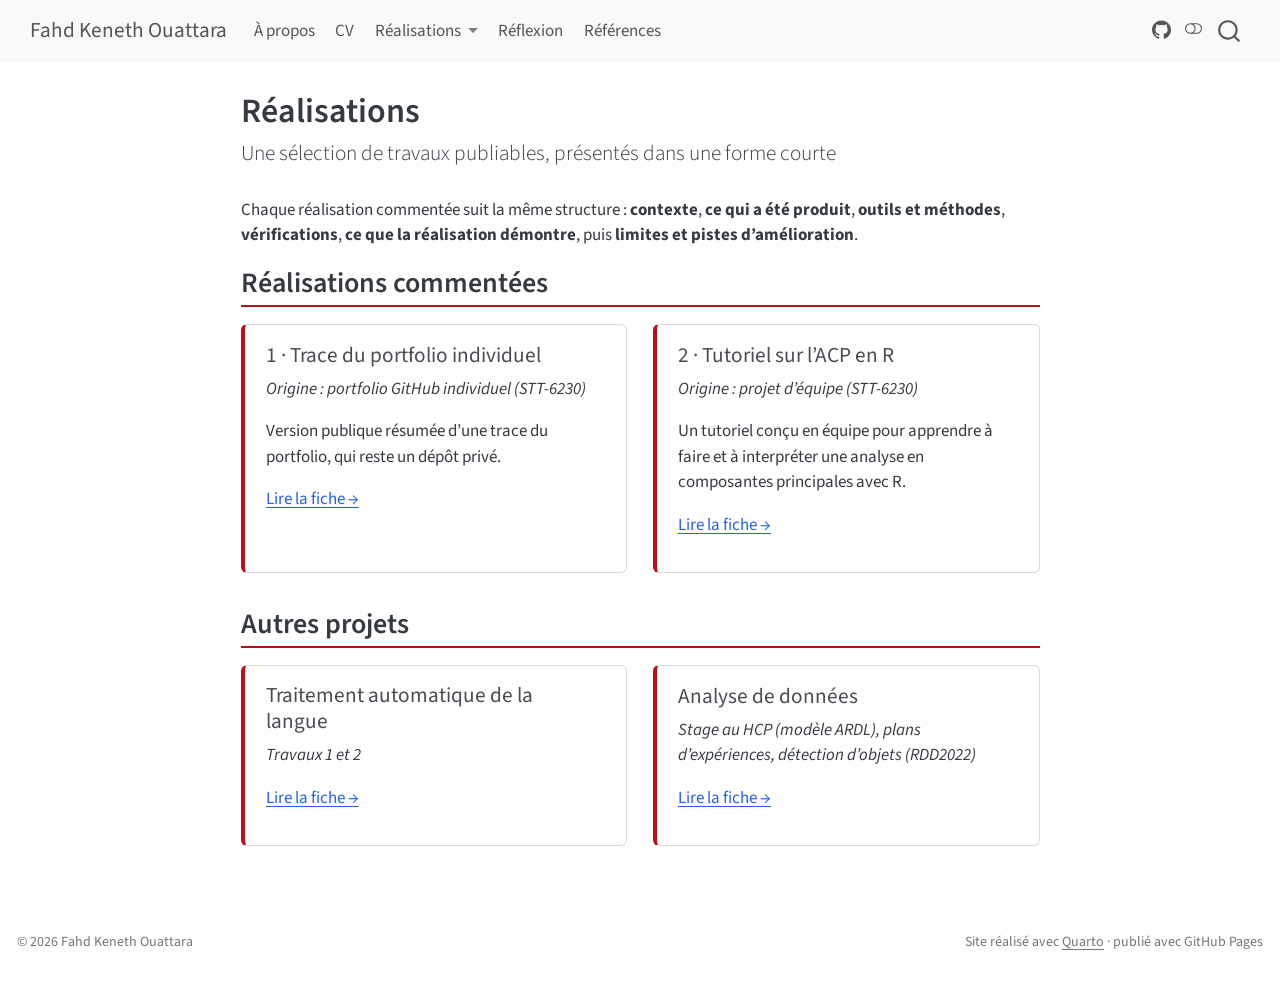
<file: docs/realisations.html>
<!DOCTYPE html>
<html xmlns="http://www.w3.org/1999/xhtml" lang="fr" xml:lang="fr"><head>

<meta charset="utf-8">
<meta name="generator" content="quarto-1.7.32">

<meta name="viewport" content="width=device-width, initial-scale=1.0, user-scalable=yes">


<title>Réalisations – Fahd Keneth Ouattara</title>
<style>
code{white-space: pre-wrap;}
span.smallcaps{font-variant: small-caps;}
div.columns{display: flex; gap: min(4vw, 1.5em);}
div.column{flex: auto; overflow-x: auto;}
div.hanging-indent{margin-left: 1.5em; text-indent: -1.5em;}
ul.task-list{list-style: none;}
ul.task-list li input[type="checkbox"] {
  width: 0.8em;
  margin: 0 0.8em 0.2em -1em; /* quarto-specific, see https://github.com/quarto-dev/quarto-cli/issues/4556 */ 
  vertical-align: middle;
}
</style>


<script src="site_libs/quarto-nav/quarto-nav.js"></script>
<script src="site_libs/quarto-nav/headroom.min.js"></script>
<script src="site_libs/clipboard/clipboard.min.js"></script>
<script src="site_libs/quarto-search/autocomplete.umd.js"></script>
<script src="site_libs/quarto-search/fuse.min.js"></script>
<script src="site_libs/quarto-search/quarto-search.js"></script>
<meta name="quarto:offset" content="./">
<script src="site_libs/quarto-html/quarto.js" type="module"></script>
<script src="site_libs/quarto-html/tabsets/tabsets.js" type="module"></script>
<script src="site_libs/quarto-html/popper.min.js"></script>
<script src="site_libs/quarto-html/tippy.umd.min.js"></script>
<script src="site_libs/quarto-html/anchor.min.js"></script>
<link href="site_libs/quarto-html/tippy.css" rel="stylesheet">
<link href="site_libs/quarto-html/quarto-syntax-highlighting-37eea08aefeeee20ff55810ff984fec1.css" rel="stylesheet" class="quarto-color-scheme" id="quarto-text-highlighting-styles">
<link href="site_libs/quarto-html/quarto-syntax-highlighting-dark-2fef5ea3f8957b3e4ecc936fc74692ca.css" rel="stylesheet" class="quarto-color-scheme quarto-color-alternate" id="quarto-text-highlighting-styles">
<link href="site_libs/quarto-html/quarto-syntax-highlighting-37eea08aefeeee20ff55810ff984fec1.css" rel="stylesheet" class="quarto-color-scheme-extra" id="quarto-text-highlighting-styles">
<script src="site_libs/bootstrap/bootstrap.min.js"></script>
<link href="site_libs/bootstrap/bootstrap-icons.css" rel="stylesheet">
<link href="site_libs/bootstrap/bootstrap-bb05f5d0074da2129d766b238819cd35.min.css" rel="stylesheet" append-hash="true" class="quarto-color-scheme" id="quarto-bootstrap" data-mode="light">
<link href="site_libs/bootstrap/bootstrap-dark-d34bf5fa23929f33ad2b3f80c188d338.min.css" rel="stylesheet" append-hash="true" class="quarto-color-scheme quarto-color-alternate" id="quarto-bootstrap" data-mode="dark">
<link href="site_libs/bootstrap/bootstrap-bb05f5d0074da2129d766b238819cd35.min.css" rel="stylesheet" append-hash="true" class="quarto-color-scheme-extra" id="quarto-bootstrap" data-mode="light">
<script id="quarto-search-options" type="application/json">{
  "location": "navbar",
  "copy-button": false,
  "collapse-after": 3,
  "panel-placement": "end",
  "type": "overlay",
  "limit": 50,
  "keyboard-shortcut": [
    "f",
    "/",
    "s"
  ],
  "show-item-context": false,
  "language": {
    "search-no-results-text": "Pas de résultats",
    "search-matching-documents-text": "documents trouvés",
    "search-copy-link-title": "Copier le lien vers la recherche",
    "search-hide-matches-text": "Cacher les correspondances additionnelles",
    "search-more-match-text": "correspondance de plus dans ce document",
    "search-more-matches-text": "correspondances de plus dans ce document",
    "search-clear-button-title": "Effacer",
    "search-text-placeholder": "",
    "search-detached-cancel-button-title": "Annuler",
    "search-submit-button-title": "Envoyer",
    "search-label": "Recherche"
  }
}</script>


<link rel="stylesheet" href="styles.css">
</head>

<body class="nav-fixed fullcontent quarto-light"><script id="quarto-html-before-body" type="application/javascript">
    const toggleBodyColorMode = (bsSheetEl) => {
      const mode = bsSheetEl.getAttribute("data-mode");
      const bodyEl = window.document.querySelector("body");
      if (mode === "dark") {
        bodyEl.classList.add("quarto-dark");
        bodyEl.classList.remove("quarto-light");
      } else {
        bodyEl.classList.add("quarto-light");
        bodyEl.classList.remove("quarto-dark");
      }
    }
    const toggleBodyColorPrimary = () => {
      const bsSheetEl = window.document.querySelector("link#quarto-bootstrap:not([rel=disabled-stylesheet])");
      if (bsSheetEl) {
        toggleBodyColorMode(bsSheetEl);
      }
    }
    const setColorSchemeToggle = (alternate) => {
      const toggles = window.document.querySelectorAll('.quarto-color-scheme-toggle');
      for (let i=0; i < toggles.length; i++) {
        const toggle = toggles[i];
        if (toggle) {
          if (alternate) {
            toggle.classList.add("alternate");
          } else {
            toggle.classList.remove("alternate");
          }
        }
      }
    };
    const toggleColorMode = (alternate) => {
      // Switch the stylesheets
      const primaryStylesheets = window.document.querySelectorAll('link.quarto-color-scheme:not(.quarto-color-alternate)');
      const alternateStylesheets = window.document.querySelectorAll('link.quarto-color-scheme.quarto-color-alternate');
      manageTransitions('#quarto-margin-sidebar .nav-link', false);
      if (alternate) {
        // note: dark is layered on light, we don't disable primary!
        enableStylesheet(alternateStylesheets);
        for (const sheetNode of alternateStylesheets) {
          if (sheetNode.id === "quarto-bootstrap") {
            toggleBodyColorMode(sheetNode);
          }
        }
      } else {
        disableStylesheet(alternateStylesheets);
        enableStylesheet(primaryStylesheets)
        toggleBodyColorPrimary();
      }
      manageTransitions('#quarto-margin-sidebar .nav-link', true);
      // Switch the toggles
      setColorSchemeToggle(alternate)
      // Hack to workaround the fact that safari doesn't
      // properly recolor the scrollbar when toggling (#1455)
      if (navigator.userAgent.indexOf('Safari') > 0 && navigator.userAgent.indexOf('Chrome') == -1) {
        manageTransitions("body", false);
        window.scrollTo(0, 1);
        setTimeout(() => {
          window.scrollTo(0, 0);
          manageTransitions("body", true);
        }, 40);
      }
    }
    const disableStylesheet = (stylesheets) => {
      for (let i=0; i < stylesheets.length; i++) {
        const stylesheet = stylesheets[i];
        stylesheet.rel = 'disabled-stylesheet';
      }
    }
    const enableStylesheet = (stylesheets) => {
      for (let i=0; i < stylesheets.length; i++) {
        const stylesheet = stylesheets[i];
        if(stylesheet.rel !== 'stylesheet') { // for Chrome, which will still FOUC without this check
          stylesheet.rel = 'stylesheet';
        }
      }
    }
    const manageTransitions = (selector, allowTransitions) => {
      const els = window.document.querySelectorAll(selector);
      for (let i=0; i < els.length; i++) {
        const el = els[i];
        if (allowTransitions) {
          el.classList.remove('notransition');
        } else {
          el.classList.add('notransition');
        }
      }
    }
    const isFileUrl = () => {
      return window.location.protocol === 'file:';
    }
    const hasAlternateSentinel = () => {
      let styleSentinel = getColorSchemeSentinel();
      if (styleSentinel !== null) {
        return styleSentinel === "alternate";
      } else {
        return false;
      }
    }
    const setStyleSentinel = (alternate) => {
      const value = alternate ? "alternate" : "default";
      if (!isFileUrl()) {
        window.localStorage.setItem("quarto-color-scheme", value);
      } else {
        localAlternateSentinel = value;
      }
    }
    const getColorSchemeSentinel = () => {
      if (!isFileUrl()) {
        const storageValue = window.localStorage.getItem("quarto-color-scheme");
        return storageValue != null ? storageValue : localAlternateSentinel;
      } else {
        return localAlternateSentinel;
      }
    }
    const toggleGiscusIfUsed = (isAlternate, darkModeDefault) => {
      const baseTheme = document.querySelector('#giscus-base-theme')?.value ?? 'light';
      const alternateTheme = document.querySelector('#giscus-alt-theme')?.value ?? 'dark';
      let newTheme = '';
      if(authorPrefersDark) {
        newTheme = isAlternate ? baseTheme : alternateTheme;
      } else {
        newTheme = isAlternate ? alternateTheme : baseTheme;
      }
      const changeGiscusTheme = () => {
        // From: https://github.com/giscus/giscus/issues/336
        const sendMessage = (message) => {
          const iframe = document.querySelector('iframe.giscus-frame');
          if (!iframe) return;
          iframe.contentWindow.postMessage({ giscus: message }, 'https://giscus.app');
        }
        sendMessage({
          setConfig: {
            theme: newTheme
          }
        });
      }
      const isGiscussLoaded = window.document.querySelector('iframe.giscus-frame') !== null;
      if (isGiscussLoaded) {
        changeGiscusTheme();
      }
    };
    const authorPrefersDark = false;
    const darkModeDefault = authorPrefersDark;
      document.querySelector('link#quarto-text-highlighting-styles.quarto-color-scheme-extra').rel = 'disabled-stylesheet';
      document.querySelector('link#quarto-bootstrap.quarto-color-scheme-extra').rel = 'disabled-stylesheet';
    let localAlternateSentinel = darkModeDefault ? 'alternate' : 'default';
    // Dark / light mode switch
    window.quartoToggleColorScheme = () => {
      // Read the current dark / light value
      let toAlternate = !hasAlternateSentinel();
      toggleColorMode(toAlternate);
      setStyleSentinel(toAlternate);
      toggleGiscusIfUsed(toAlternate, darkModeDefault);
      window.dispatchEvent(new Event('resize'));
    };
    // Switch to dark mode if need be
    if (hasAlternateSentinel()) {
      toggleColorMode(true);
    } else {
      toggleColorMode(false);
    }
  </script>

<div id="quarto-search-results"></div>
  <header id="quarto-header" class="headroom fixed-top">
    <nav class="navbar navbar-expand-lg " data-bs-theme="dark">
      <div class="navbar-container container-fluid">
      <div class="navbar-brand-container mx-auto">
    <a class="navbar-brand" href="./index.html">
    <span class="navbar-title">Fahd Keneth Ouattara</span>
    </a>
  </div>
            <div id="quarto-search" class="" title="Recherche"></div>
          <button class="navbar-toggler" type="button" data-bs-toggle="collapse" data-bs-target="#navbarCollapse" aria-controls="navbarCollapse" role="menu" aria-expanded="false" aria-label="Basculer la navigation" onclick="if (window.quartoToggleHeadroom) { window.quartoToggleHeadroom(); }">
  <span class="navbar-toggler-icon"></span>
</button>
          <div class="collapse navbar-collapse" id="navbarCollapse">
            <ul class="navbar-nav navbar-nav-scroll me-auto">
  <li class="nav-item">
    <a class="nav-link" href="./index.html"> 
<span class="menu-text">À propos</span></a>
  </li>  
  <li class="nav-item">
    <a class="nav-link" href="./cv.html"> 
<span class="menu-text">CV</span></a>
  </li>  
  <li class="nav-item dropdown ">
    <a class="nav-link dropdown-toggle" href="#" id="nav-menu-réalisations" role="link" data-bs-toggle="dropdown" aria-expanded="false">
 <span class="menu-text">Réalisations</span>
    </a>
    <ul class="dropdown-menu" aria-labelledby="nav-menu-réalisations">    
        <li>
    <a class="dropdown-item" href="./realisations.html">
 <span class="dropdown-text">Vue d’ensemble</span></a>
  </li>  
        <li><hr class="dropdown-divider"></li>
        <li class="dropdown-header">Réalisations commentées</li>
        <li>
    <a class="dropdown-item" href="./realisations/portfolio-individuel.html">
 <span class="dropdown-text">1 · Trace du portfolio individuel</span></a>
  </li>  
        <li>
    <a class="dropdown-item" href="./realisations/projet-equipe-acp.html">
 <span class="dropdown-text">2 · Projet d’équipe : tutoriel ACP</span></a>
  </li>  
        <li><hr class="dropdown-divider"></li>
        <li class="dropdown-header">Autres projets</li>
        <li>
    <a class="dropdown-item" href="./realisations/taln-travaux.html">
 <span class="dropdown-text">Traitement automatique de la langue</span></a>
  </li>  
        <li>
    <a class="dropdown-item" href="./realisations/analyse-donnees.html">
 <span class="dropdown-text">Analyse de données</span></a>
  </li>  
    </ul>
  </li>
  <li class="nav-item">
    <a class="nav-link" href="./reflexion.html"> 
<span class="menu-text">Réflexion</span></a>
  </li>  
  <li class="nav-item">
    <a class="nav-link" href="./references.html"> 
<span class="menu-text">Références</span></a>
  </li>  
</ul>
            <ul class="navbar-nav navbar-nav-scroll ms-auto">
  <li class="nav-item compact">
    <a class="nav-link" href="https://github.com/Kenethouattara"> <i class="bi bi-github" role="img" aria-label="GitHub">
</i> 
<span class="menu-text"></span></a>
  </li>  
</ul>
          </div> <!-- /navcollapse -->
            <div class="quarto-navbar-tools">
  <a href="" class="quarto-color-scheme-toggle quarto-navigation-tool  px-1" onclick="window.quartoToggleColorScheme(); return false;" title="Basculer le mode sombre"><i class="bi"></i></a>
</div>
      </div> <!-- /container-fluid -->
    </nav>
</header>
<!-- content -->
<div id="quarto-content" class="quarto-container page-columns page-rows-contents page-layout-article page-navbar">
<!-- sidebar -->
<!-- margin-sidebar -->
    
<!-- main -->
<main class="content" id="quarto-document-content">


<header id="title-block-header" class="quarto-title-block default">
<div class="quarto-title">
<h1 class="title">Réalisations</h1>
<p class="subtitle lead">Une sélection de travaux publiables, présentés dans une forme courte</p>
</div>



<div class="quarto-title-meta">

    
  
    
  </div>
  


</header>


<p>Chaque réalisation commentée suit la même structure : <strong>contexte</strong>, <strong>ce qui a été produit</strong>, <strong>outils et méthodes</strong>, <strong>vérifications</strong>, <strong>ce que la réalisation démontre</strong>, puis <strong>limites et pistes d’amélioration</strong>.</p>
<section id="réalisations-commentées" class="level2">
<h2 class="anchored" data-anchor-id="réalisations-commentées">Réalisations commentées</h2>
<div class="grid">
<div class="g-col-12 g-col-md-6">
<section id="trace-du-portfolio-individuel" class="level4 card-realisation">
<h4 class="anchored" data-anchor-id="trace-du-portfolio-individuel">1 · Trace du portfolio individuel</h4>
<p><em>Origine : portfolio GitHub individuel (STT-6230)</em></p>
<p>Version publique résumée d’une trace du portfolio, qui reste un dépôt privé.</p>
<p><a href="./realisations/portfolio-individuel.html">Lire la fiche →</a></p>
</section>
</div>
<div class="g-col-12 g-col-md-6">
<section id="tutoriel-sur-lacp-en-r" class="level4 card-realisation">
<h4 class="anchored" data-anchor-id="tutoriel-sur-lacp-en-r">2 · Tutoriel sur l’ACP en R</h4>
<p><em>Origine : projet d’équipe (STT-6230)</em></p>
<p>Un tutoriel conçu en équipe pour apprendre à faire et à interpréter une analyse en composantes principales avec R.</p>
<p><a href="./realisations/projet-equipe-acp.html">Lire la fiche →</a></p>
</section>
</div>
</div>
</section>
<section id="autres-projets" class="level2">
<h2 class="anchored" data-anchor-id="autres-projets">Autres projets</h2>
<div class="grid">
<div class="g-col-12 g-col-md-6">
<section id="traitement-automatique-de-la-langue" class="level4 card-realisation">
<h4 class="anchored" data-anchor-id="traitement-automatique-de-la-langue">Traitement automatique de la langue</h4>
<p><em>Travaux 1 et 2</em></p>
<p><a href="./realisations/taln-travaux.html">Lire la fiche →</a></p>
</section>
</div>
<div class="g-col-12 g-col-md-6">
<section id="analyse-de-données" class="level4 card-realisation">
<h4 class="anchored" data-anchor-id="analyse-de-données">Analyse de données</h4>
<p><em>Stage au HCP (modèle ARDL), plans d’expériences, détection d’objets (RDD2022)</em></p>
<p><a href="./realisations/analyse-donnees.html">Lire la fiche →</a></p>
</section>
</div>
</div>


</section>

</main> <!-- /main -->
<script id="quarto-html-after-body" type="application/javascript">
  window.document.addEventListener("DOMContentLoaded", function (event) {
    // Ensure there is a toggle, if there isn't float one in the top right
    if (window.document.querySelector('.quarto-color-scheme-toggle') === null) {
      const a = window.document.createElement('a');
      a.classList.add('top-right');
      a.classList.add('quarto-color-scheme-toggle');
      a.href = "";
      a.onclick = function() { try { window.quartoToggleColorScheme(); } catch {} return false; };
      const i = window.document.createElement("i");
      i.classList.add('bi');
      a.appendChild(i);
      window.document.body.appendChild(a);
    }
    setColorSchemeToggle(hasAlternateSentinel())
    const icon = "";
    const anchorJS = new window.AnchorJS();
    anchorJS.options = {
      placement: 'right',
      icon: icon
    };
    anchorJS.add('.anchored');
    const isCodeAnnotation = (el) => {
      for (const clz of el.classList) {
        if (clz.startsWith('code-annotation-')) {                     
          return true;
        }
      }
      return false;
    }
    const onCopySuccess = function(e) {
      // button target
      const button = e.trigger;
      // don't keep focus
      button.blur();
      // flash "checked"
      button.classList.add('code-copy-button-checked');
      var currentTitle = button.getAttribute("title");
      button.setAttribute("title", "Copié");
      let tooltip;
      if (window.bootstrap) {
        button.setAttribute("data-bs-toggle", "tooltip");
        button.setAttribute("data-bs-placement", "left");
        button.setAttribute("data-bs-title", "Copié");
        tooltip = new bootstrap.Tooltip(button, 
          { trigger: "manual", 
            customClass: "code-copy-button-tooltip",
            offset: [0, -8]});
        tooltip.show();    
      }
      setTimeout(function() {
        if (tooltip) {
          tooltip.hide();
          button.removeAttribute("data-bs-title");
          button.removeAttribute("data-bs-toggle");
          button.removeAttribute("data-bs-placement");
        }
        button.setAttribute("title", currentTitle);
        button.classList.remove('code-copy-button-checked');
      }, 1000);
      // clear code selection
      e.clearSelection();
    }
    const getTextToCopy = function(trigger) {
        const codeEl = trigger.previousElementSibling.cloneNode(true);
        for (const childEl of codeEl.children) {
          if (isCodeAnnotation(childEl)) {
            childEl.remove();
          }
        }
        return codeEl.innerText;
    }
    const clipboard = new window.ClipboardJS('.code-copy-button:not([data-in-quarto-modal])', {
      text: getTextToCopy
    });
    clipboard.on('success', onCopySuccess);
    if (window.document.getElementById('quarto-embedded-source-code-modal')) {
      const clipboardModal = new window.ClipboardJS('.code-copy-button[data-in-quarto-modal]', {
        text: getTextToCopy,
        container: window.document.getElementById('quarto-embedded-source-code-modal')
      });
      clipboardModal.on('success', onCopySuccess);
    }
      var localhostRegex = new RegExp(/^(?:http|https):\/\/localhost\:?[0-9]*\//);
      var mailtoRegex = new RegExp(/^mailto:/);
        var filterRegex = new RegExp("https:\/\/Kenethouattara\.github\.io\/site-quarto-personnel\/");
      var isInternal = (href) => {
          return filterRegex.test(href) || localhostRegex.test(href) || mailtoRegex.test(href);
      }
      // Inspect non-navigation links and adorn them if external
     var links = window.document.querySelectorAll('a[href]:not(.nav-link):not(.navbar-brand):not(.toc-action):not(.sidebar-link):not(.sidebar-item-toggle):not(.pagination-link):not(.no-external):not([aria-hidden]):not(.dropdown-item):not(.quarto-navigation-tool):not(.about-link)');
      for (var i=0; i<links.length; i++) {
        const link = links[i];
        if (!isInternal(link.href)) {
          // undo the damage that might have been done by quarto-nav.js in the case of
          // links that we want to consider external
          if (link.dataset.originalHref !== undefined) {
            link.href = link.dataset.originalHref;
          }
        }
      }
    function tippyHover(el, contentFn, onTriggerFn, onUntriggerFn) {
      const config = {
        allowHTML: true,
        maxWidth: 500,
        delay: 100,
        arrow: false,
        appendTo: function(el) {
            return el.parentElement;
        },
        interactive: true,
        interactiveBorder: 10,
        theme: 'quarto',
        placement: 'bottom-start',
      };
      if (contentFn) {
        config.content = contentFn;
      }
      if (onTriggerFn) {
        config.onTrigger = onTriggerFn;
      }
      if (onUntriggerFn) {
        config.onUntrigger = onUntriggerFn;
      }
      window.tippy(el, config); 
    }
    const noterefs = window.document.querySelectorAll('a[role="doc-noteref"]');
    for (var i=0; i<noterefs.length; i++) {
      const ref = noterefs[i];
      tippyHover(ref, function() {
        // use id or data attribute instead here
        let href = ref.getAttribute('data-footnote-href') || ref.getAttribute('href');
        try { href = new URL(href).hash; } catch {}
        const id = href.replace(/^#\/?/, "");
        const note = window.document.getElementById(id);
        if (note) {
          return note.innerHTML;
        } else {
          return "";
        }
      });
    }
    const xrefs = window.document.querySelectorAll('a.quarto-xref');
    const processXRef = (id, note) => {
      // Strip column container classes
      const stripColumnClz = (el) => {
        el.classList.remove("page-full", "page-columns");
        if (el.children) {
          for (const child of el.children) {
            stripColumnClz(child);
          }
        }
      }
      stripColumnClz(note)
      if (id === null || id.startsWith('sec-')) {
        // Special case sections, only their first couple elements
        const container = document.createElement("div");
        if (note.children && note.children.length > 2) {
          container.appendChild(note.children[0].cloneNode(true));
          for (let i = 1; i < note.children.length; i++) {
            const child = note.children[i];
            if (child.tagName === "P" && child.innerText === "") {
              continue;
            } else {
              container.appendChild(child.cloneNode(true));
              break;
            }
          }
          if (window.Quarto?.typesetMath) {
            window.Quarto.typesetMath(container);
          }
          return container.innerHTML
        } else {
          if (window.Quarto?.typesetMath) {
            window.Quarto.typesetMath(note);
          }
          return note.innerHTML;
        }
      } else {
        // Remove any anchor links if they are present
        const anchorLink = note.querySelector('a.anchorjs-link');
        if (anchorLink) {
          anchorLink.remove();
        }
        if (window.Quarto?.typesetMath) {
          window.Quarto.typesetMath(note);
        }
        if (note.classList.contains("callout")) {
          return note.outerHTML;
        } else {
          return note.innerHTML;
        }
      }
    }
    for (var i=0; i<xrefs.length; i++) {
      const xref = xrefs[i];
      tippyHover(xref, undefined, function(instance) {
        instance.disable();
        let url = xref.getAttribute('href');
        let hash = undefined; 
        if (url.startsWith('#')) {
          hash = url;
        } else {
          try { hash = new URL(url).hash; } catch {}
        }
        if (hash) {
          const id = hash.replace(/^#\/?/, "");
          const note = window.document.getElementById(id);
          if (note !== null) {
            try {
              const html = processXRef(id, note.cloneNode(true));
              instance.setContent(html);
            } finally {
              instance.enable();
              instance.show();
            }
          } else {
            // See if we can fetch this
            fetch(url.split('#')[0])
            .then(res => res.text())
            .then(html => {
              const parser = new DOMParser();
              const htmlDoc = parser.parseFromString(html, "text/html");
              const note = htmlDoc.getElementById(id);
              if (note !== null) {
                const html = processXRef(id, note);
                instance.setContent(html);
              } 
            }).finally(() => {
              instance.enable();
              instance.show();
            });
          }
        } else {
          // See if we can fetch a full url (with no hash to target)
          // This is a special case and we should probably do some content thinning / targeting
          fetch(url)
          .then(res => res.text())
          .then(html => {
            const parser = new DOMParser();
            const htmlDoc = parser.parseFromString(html, "text/html");
            const note = htmlDoc.querySelector('main.content');
            if (note !== null) {
              // This should only happen for chapter cross references
              // (since there is no id in the URL)
              // remove the first header
              if (note.children.length > 0 && note.children[0].tagName === "HEADER") {
                note.children[0].remove();
              }
              const html = processXRef(null, note);
              instance.setContent(html);
            } 
          }).finally(() => {
            instance.enable();
            instance.show();
          });
        }
      }, function(instance) {
      });
    }
        let selectedAnnoteEl;
        const selectorForAnnotation = ( cell, annotation) => {
          let cellAttr = 'data-code-cell="' + cell + '"';
          let lineAttr = 'data-code-annotation="' +  annotation + '"';
          const selector = 'span[' + cellAttr + '][' + lineAttr + ']';
          return selector;
        }
        const selectCodeLines = (annoteEl) => {
          const doc = window.document;
          const targetCell = annoteEl.getAttribute("data-target-cell");
          const targetAnnotation = annoteEl.getAttribute("data-target-annotation");
          const annoteSpan = window.document.querySelector(selectorForAnnotation(targetCell, targetAnnotation));
          const lines = annoteSpan.getAttribute("data-code-lines").split(",");
          const lineIds = lines.map((line) => {
            return targetCell + "-" + line;
          })
          let top = null;
          let height = null;
          let parent = null;
          if (lineIds.length > 0) {
              //compute the position of the single el (top and bottom and make a div)
              const el = window.document.getElementById(lineIds[0]);
              top = el.offsetTop;
              height = el.offsetHeight;
              parent = el.parentElement.parentElement;
            if (lineIds.length > 1) {
              const lastEl = window.document.getElementById(lineIds[lineIds.length - 1]);
              const bottom = lastEl.offsetTop + lastEl.offsetHeight;
              height = bottom - top;
            }
            if (top !== null && height !== null && parent !== null) {
              // cook up a div (if necessary) and position it 
              let div = window.document.getElementById("code-annotation-line-highlight");
              if (div === null) {
                div = window.document.createElement("div");
                div.setAttribute("id", "code-annotation-line-highlight");
                div.style.position = 'absolute';
                parent.appendChild(div);
              }
              div.style.top = top - 2 + "px";
              div.style.height = height + 4 + "px";
              div.style.left = 0;
              let gutterDiv = window.document.getElementById("code-annotation-line-highlight-gutter");
              if (gutterDiv === null) {
                gutterDiv = window.document.createElement("div");
                gutterDiv.setAttribute("id", "code-annotation-line-highlight-gutter");
                gutterDiv.style.position = 'absolute';
                const codeCell = window.document.getElementById(targetCell);
                const gutter = codeCell.querySelector('.code-annotation-gutter');
                gutter.appendChild(gutterDiv);
              }
              gutterDiv.style.top = top - 2 + "px";
              gutterDiv.style.height = height + 4 + "px";
            }
            selectedAnnoteEl = annoteEl;
          }
        };
        const unselectCodeLines = () => {
          const elementsIds = ["code-annotation-line-highlight", "code-annotation-line-highlight-gutter"];
          elementsIds.forEach((elId) => {
            const div = window.document.getElementById(elId);
            if (div) {
              div.remove();
            }
          });
          selectedAnnoteEl = undefined;
        };
          // Handle positioning of the toggle
      window.addEventListener(
        "resize",
        throttle(() => {
          elRect = undefined;
          if (selectedAnnoteEl) {
            selectCodeLines(selectedAnnoteEl);
          }
        }, 10)
      );
      function throttle(fn, ms) {
      let throttle = false;
      let timer;
        return (...args) => {
          if(!throttle) { // first call gets through
              fn.apply(this, args);
              throttle = true;
          } else { // all the others get throttled
              if(timer) clearTimeout(timer); // cancel #2
              timer = setTimeout(() => {
                fn.apply(this, args);
                timer = throttle = false;
              }, ms);
          }
        };
      }
        // Attach click handler to the DT
        const annoteDls = window.document.querySelectorAll('dt[data-target-cell]');
        for (const annoteDlNode of annoteDls) {
          annoteDlNode.addEventListener('click', (event) => {
            const clickedEl = event.target;
            if (clickedEl !== selectedAnnoteEl) {
              unselectCodeLines();
              const activeEl = window.document.querySelector('dt[data-target-cell].code-annotation-active');
              if (activeEl) {
                activeEl.classList.remove('code-annotation-active');
              }
              selectCodeLines(clickedEl);
              clickedEl.classList.add('code-annotation-active');
            } else {
              // Unselect the line
              unselectCodeLines();
              clickedEl.classList.remove('code-annotation-active');
            }
          });
        }
    const findCites = (el) => {
      const parentEl = el.parentElement;
      if (parentEl) {
        const cites = parentEl.dataset.cites;
        if (cites) {
          return {
            el,
            cites: cites.split(' ')
          };
        } else {
          return findCites(el.parentElement)
        }
      } else {
        return undefined;
      }
    };
    var bibliorefs = window.document.querySelectorAll('a[role="doc-biblioref"]');
    for (var i=0; i<bibliorefs.length; i++) {
      const ref = bibliorefs[i];
      const citeInfo = findCites(ref);
      if (citeInfo) {
        tippyHover(citeInfo.el, function() {
          var popup = window.document.createElement('div');
          citeInfo.cites.forEach(function(cite) {
            var citeDiv = window.document.createElement('div');
            citeDiv.classList.add('hanging-indent');
            citeDiv.classList.add('csl-entry');
            var biblioDiv = window.document.getElementById('ref-' + cite);
            if (biblioDiv) {
              citeDiv.innerHTML = biblioDiv.innerHTML;
            }
            popup.appendChild(citeDiv);
          });
          return popup.innerHTML;
        });
      }
    }
  });
  </script>
</div> <!-- /content -->
<footer class="footer">
  <div class="nav-footer">
    <div class="nav-footer-left">
<p>© 2026 Fahd Keneth Ouattara</p>
</div>   
    <div class="nav-footer-center">
      &nbsp;
    </div>
    <div class="nav-footer-right">
<p>Site réalisé avec <a href="https://quarto.org">Quarto</a> · publié avec GitHub Pages</p>
</div>
  </div>
</footer>




</body></html>
</file>
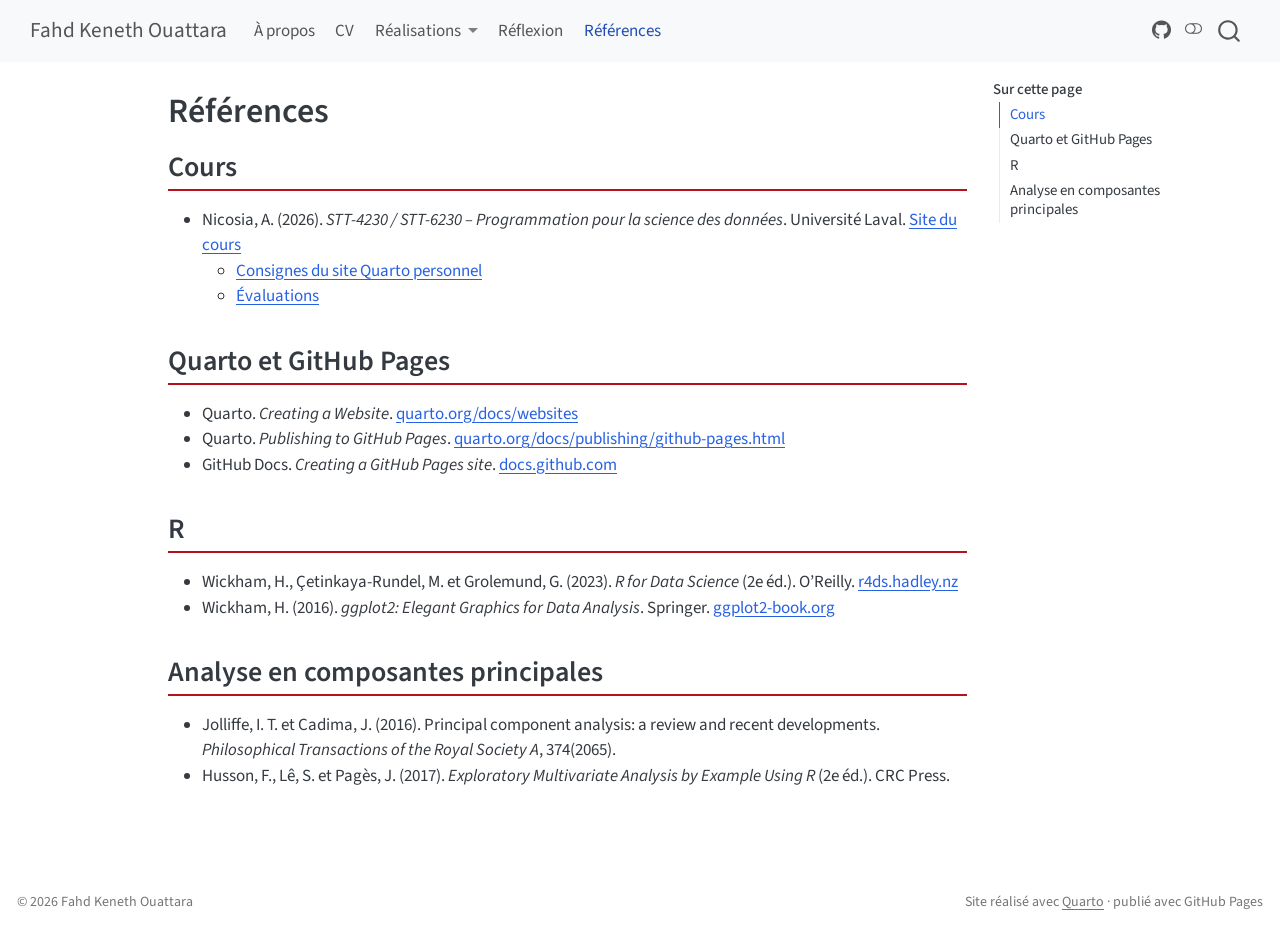
<file: docs/references.html>
<!DOCTYPE html>
<html xmlns="http://www.w3.org/1999/xhtml" lang="fr" xml:lang="fr"><head>

<meta charset="utf-8">
<meta name="generator" content="quarto-1.7.32">

<meta name="viewport" content="width=device-width, initial-scale=1.0, user-scalable=yes">


<title>Références – Fahd Keneth Ouattara</title>
<style>
code{white-space: pre-wrap;}
span.smallcaps{font-variant: small-caps;}
div.columns{display: flex; gap: min(4vw, 1.5em);}
div.column{flex: auto; overflow-x: auto;}
div.hanging-indent{margin-left: 1.5em; text-indent: -1.5em;}
ul.task-list{list-style: none;}
ul.task-list li input[type="checkbox"] {
  width: 0.8em;
  margin: 0 0.8em 0.2em -1em; /* quarto-specific, see https://github.com/quarto-dev/quarto-cli/issues/4556 */ 
  vertical-align: middle;
}
</style>


<script src="site_libs/quarto-nav/quarto-nav.js"></script>
<script src="site_libs/quarto-nav/headroom.min.js"></script>
<script src="site_libs/clipboard/clipboard.min.js"></script>
<script src="site_libs/quarto-search/autocomplete.umd.js"></script>
<script src="site_libs/quarto-search/fuse.min.js"></script>
<script src="site_libs/quarto-search/quarto-search.js"></script>
<meta name="quarto:offset" content="./">
<script src="site_libs/quarto-html/quarto.js" type="module"></script>
<script src="site_libs/quarto-html/tabsets/tabsets.js" type="module"></script>
<script src="site_libs/quarto-html/popper.min.js"></script>
<script src="site_libs/quarto-html/tippy.umd.min.js"></script>
<script src="site_libs/quarto-html/anchor.min.js"></script>
<link href="site_libs/quarto-html/tippy.css" rel="stylesheet">
<link href="site_libs/quarto-html/quarto-syntax-highlighting-37eea08aefeeee20ff55810ff984fec1.css" rel="stylesheet" class="quarto-color-scheme" id="quarto-text-highlighting-styles">
<link href="site_libs/quarto-html/quarto-syntax-highlighting-dark-2fef5ea3f8957b3e4ecc936fc74692ca.css" rel="stylesheet" class="quarto-color-scheme quarto-color-alternate" id="quarto-text-highlighting-styles">
<link href="site_libs/quarto-html/quarto-syntax-highlighting-37eea08aefeeee20ff55810ff984fec1.css" rel="stylesheet" class="quarto-color-scheme-extra" id="quarto-text-highlighting-styles">
<script src="site_libs/bootstrap/bootstrap.min.js"></script>
<link href="site_libs/bootstrap/bootstrap-icons.css" rel="stylesheet">
<link href="site_libs/bootstrap/bootstrap-bb05f5d0074da2129d766b238819cd35.min.css" rel="stylesheet" append-hash="true" class="quarto-color-scheme" id="quarto-bootstrap" data-mode="light">
<link href="site_libs/bootstrap/bootstrap-dark-d34bf5fa23929f33ad2b3f80c188d338.min.css" rel="stylesheet" append-hash="true" class="quarto-color-scheme quarto-color-alternate" id="quarto-bootstrap" data-mode="dark">
<link href="site_libs/bootstrap/bootstrap-bb05f5d0074da2129d766b238819cd35.min.css" rel="stylesheet" append-hash="true" class="quarto-color-scheme-extra" id="quarto-bootstrap" data-mode="light">
<script id="quarto-search-options" type="application/json">{
  "location": "navbar",
  "copy-button": false,
  "collapse-after": 3,
  "panel-placement": "end",
  "type": "overlay",
  "limit": 50,
  "keyboard-shortcut": [
    "f",
    "/",
    "s"
  ],
  "show-item-context": false,
  "language": {
    "search-no-results-text": "Pas de résultats",
    "search-matching-documents-text": "documents trouvés",
    "search-copy-link-title": "Copier le lien vers la recherche",
    "search-hide-matches-text": "Cacher les correspondances additionnelles",
    "search-more-match-text": "correspondance de plus dans ce document",
    "search-more-matches-text": "correspondances de plus dans ce document",
    "search-clear-button-title": "Effacer",
    "search-text-placeholder": "",
    "search-detached-cancel-button-title": "Annuler",
    "search-submit-button-title": "Envoyer",
    "search-label": "Recherche"
  }
}</script>


<link rel="stylesheet" href="styles.css">
</head>

<body class="nav-fixed quarto-light"><script id="quarto-html-before-body" type="application/javascript">
    const toggleBodyColorMode = (bsSheetEl) => {
      const mode = bsSheetEl.getAttribute("data-mode");
      const bodyEl = window.document.querySelector("body");
      if (mode === "dark") {
        bodyEl.classList.add("quarto-dark");
        bodyEl.classList.remove("quarto-light");
      } else {
        bodyEl.classList.add("quarto-light");
        bodyEl.classList.remove("quarto-dark");
      }
    }
    const toggleBodyColorPrimary = () => {
      const bsSheetEl = window.document.querySelector("link#quarto-bootstrap:not([rel=disabled-stylesheet])");
      if (bsSheetEl) {
        toggleBodyColorMode(bsSheetEl);
      }
    }
    const setColorSchemeToggle = (alternate) => {
      const toggles = window.document.querySelectorAll('.quarto-color-scheme-toggle');
      for (let i=0; i < toggles.length; i++) {
        const toggle = toggles[i];
        if (toggle) {
          if (alternate) {
            toggle.classList.add("alternate");
          } else {
            toggle.classList.remove("alternate");
          }
        }
      }
    };
    const toggleColorMode = (alternate) => {
      // Switch the stylesheets
      const primaryStylesheets = window.document.querySelectorAll('link.quarto-color-scheme:not(.quarto-color-alternate)');
      const alternateStylesheets = window.document.querySelectorAll('link.quarto-color-scheme.quarto-color-alternate');
      manageTransitions('#quarto-margin-sidebar .nav-link', false);
      if (alternate) {
        // note: dark is layered on light, we don't disable primary!
        enableStylesheet(alternateStylesheets);
        for (const sheetNode of alternateStylesheets) {
          if (sheetNode.id === "quarto-bootstrap") {
            toggleBodyColorMode(sheetNode);
          }
        }
      } else {
        disableStylesheet(alternateStylesheets);
        enableStylesheet(primaryStylesheets)
        toggleBodyColorPrimary();
      }
      manageTransitions('#quarto-margin-sidebar .nav-link', true);
      // Switch the toggles
      setColorSchemeToggle(alternate)
      // Hack to workaround the fact that safari doesn't
      // properly recolor the scrollbar when toggling (#1455)
      if (navigator.userAgent.indexOf('Safari') > 0 && navigator.userAgent.indexOf('Chrome') == -1) {
        manageTransitions("body", false);
        window.scrollTo(0, 1);
        setTimeout(() => {
          window.scrollTo(0, 0);
          manageTransitions("body", true);
        }, 40);
      }
    }
    const disableStylesheet = (stylesheets) => {
      for (let i=0; i < stylesheets.length; i++) {
        const stylesheet = stylesheets[i];
        stylesheet.rel = 'disabled-stylesheet';
      }
    }
    const enableStylesheet = (stylesheets) => {
      for (let i=0; i < stylesheets.length; i++) {
        const stylesheet = stylesheets[i];
        if(stylesheet.rel !== 'stylesheet') { // for Chrome, which will still FOUC without this check
          stylesheet.rel = 'stylesheet';
        }
      }
    }
    const manageTransitions = (selector, allowTransitions) => {
      const els = window.document.querySelectorAll(selector);
      for (let i=0; i < els.length; i++) {
        const el = els[i];
        if (allowTransitions) {
          el.classList.remove('notransition');
        } else {
          el.classList.add('notransition');
        }
      }
    }
    const isFileUrl = () => {
      return window.location.protocol === 'file:';
    }
    const hasAlternateSentinel = () => {
      let styleSentinel = getColorSchemeSentinel();
      if (styleSentinel !== null) {
        return styleSentinel === "alternate";
      } else {
        return false;
      }
    }
    const setStyleSentinel = (alternate) => {
      const value = alternate ? "alternate" : "default";
      if (!isFileUrl()) {
        window.localStorage.setItem("quarto-color-scheme", value);
      } else {
        localAlternateSentinel = value;
      }
    }
    const getColorSchemeSentinel = () => {
      if (!isFileUrl()) {
        const storageValue = window.localStorage.getItem("quarto-color-scheme");
        return storageValue != null ? storageValue : localAlternateSentinel;
      } else {
        return localAlternateSentinel;
      }
    }
    const toggleGiscusIfUsed = (isAlternate, darkModeDefault) => {
      const baseTheme = document.querySelector('#giscus-base-theme')?.value ?? 'light';
      const alternateTheme = document.querySelector('#giscus-alt-theme')?.value ?? 'dark';
      let newTheme = '';
      if(authorPrefersDark) {
        newTheme = isAlternate ? baseTheme : alternateTheme;
      } else {
        newTheme = isAlternate ? alternateTheme : baseTheme;
      }
      const changeGiscusTheme = () => {
        // From: https://github.com/giscus/giscus/issues/336
        const sendMessage = (message) => {
          const iframe = document.querySelector('iframe.giscus-frame');
          if (!iframe) return;
          iframe.contentWindow.postMessage({ giscus: message }, 'https://giscus.app');
        }
        sendMessage({
          setConfig: {
            theme: newTheme
          }
        });
      }
      const isGiscussLoaded = window.document.querySelector('iframe.giscus-frame') !== null;
      if (isGiscussLoaded) {
        changeGiscusTheme();
      }
    };
    const authorPrefersDark = false;
    const darkModeDefault = authorPrefersDark;
      document.querySelector('link#quarto-text-highlighting-styles.quarto-color-scheme-extra').rel = 'disabled-stylesheet';
      document.querySelector('link#quarto-bootstrap.quarto-color-scheme-extra').rel = 'disabled-stylesheet';
    let localAlternateSentinel = darkModeDefault ? 'alternate' : 'default';
    // Dark / light mode switch
    window.quartoToggleColorScheme = () => {
      // Read the current dark / light value
      let toAlternate = !hasAlternateSentinel();
      toggleColorMode(toAlternate);
      setStyleSentinel(toAlternate);
      toggleGiscusIfUsed(toAlternate, darkModeDefault);
      window.dispatchEvent(new Event('resize'));
    };
    // Switch to dark mode if need be
    if (hasAlternateSentinel()) {
      toggleColorMode(true);
    } else {
      toggleColorMode(false);
    }
  </script>

<div id="quarto-search-results"></div>
  <header id="quarto-header" class="headroom fixed-top">
    <nav class="navbar navbar-expand-lg " data-bs-theme="dark">
      <div class="navbar-container container-fluid">
      <div class="navbar-brand-container mx-auto">
    <a class="navbar-brand" href="./index.html">
    <span class="navbar-title">Fahd Keneth Ouattara</span>
    </a>
  </div>
            <div id="quarto-search" class="" title="Recherche"></div>
          <button class="navbar-toggler" type="button" data-bs-toggle="collapse" data-bs-target="#navbarCollapse" aria-controls="navbarCollapse" role="menu" aria-expanded="false" aria-label="Basculer la navigation" onclick="if (window.quartoToggleHeadroom) { window.quartoToggleHeadroom(); }">
  <span class="navbar-toggler-icon"></span>
</button>
          <div class="collapse navbar-collapse" id="navbarCollapse">
            <ul class="navbar-nav navbar-nav-scroll me-auto">
  <li class="nav-item">
    <a class="nav-link" href="./index.html"> 
<span class="menu-text">À propos</span></a>
  </li>  
  <li class="nav-item">
    <a class="nav-link" href="./cv.html"> 
<span class="menu-text">CV</span></a>
  </li>  
  <li class="nav-item dropdown ">
    <a class="nav-link dropdown-toggle" href="#" id="nav-menu-réalisations" role="link" data-bs-toggle="dropdown" aria-expanded="false">
 <span class="menu-text">Réalisations</span>
    </a>
    <ul class="dropdown-menu" aria-labelledby="nav-menu-réalisations">    
        <li>
    <a class="dropdown-item" href="./realisations.html">
 <span class="dropdown-text">Vue d’ensemble</span></a>
  </li>  
        <li><hr class="dropdown-divider"></li>
        <li class="dropdown-header">Réalisations commentées</li>
        <li>
    <a class="dropdown-item" href="./realisations/portfolio-individuel.html">
 <span class="dropdown-text">1 · Trace du portfolio individuel</span></a>
  </li>  
        <li>
    <a class="dropdown-item" href="./realisations/projet-equipe-acp.html">
 <span class="dropdown-text">2 · Projet d’équipe : tutoriel ACP</span></a>
  </li>  
        <li><hr class="dropdown-divider"></li>
        <li class="dropdown-header">Autres projets</li>
        <li>
    <a class="dropdown-item" href="./realisations/taln-travaux.html">
 <span class="dropdown-text">Traitement automatique de la langue</span></a>
  </li>  
        <li>
    <a class="dropdown-item" href="./realisations/analyse-donnees.html">
 <span class="dropdown-text">Analyse de données</span></a>
  </li>  
    </ul>
  </li>
  <li class="nav-item">
    <a class="nav-link" href="./reflexion.html"> 
<span class="menu-text">Réflexion</span></a>
  </li>  
  <li class="nav-item">
    <a class="nav-link active" href="./references.html" aria-current="page"> 
<span class="menu-text">Références</span></a>
  </li>  
</ul>
            <ul class="navbar-nav navbar-nav-scroll ms-auto">
  <li class="nav-item compact">
    <a class="nav-link" href="https://github.com/Kenethouattara"> <i class="bi bi-github" role="img" aria-label="GitHub">
</i> 
<span class="menu-text"></span></a>
  </li>  
</ul>
          </div> <!-- /navcollapse -->
            <div class="quarto-navbar-tools">
  <a href="" class="quarto-color-scheme-toggle quarto-navigation-tool  px-1" onclick="window.quartoToggleColorScheme(); return false;" title="Basculer le mode sombre"><i class="bi"></i></a>
</div>
      </div> <!-- /container-fluid -->
    </nav>
</header>
<!-- content -->
<div id="quarto-content" class="quarto-container page-columns page-rows-contents page-layout-article page-navbar">
<!-- sidebar -->
<!-- margin-sidebar -->
    <div id="quarto-margin-sidebar" class="sidebar margin-sidebar">
        <nav id="TOC" role="doc-toc" class="toc-active">
    <h2 id="toc-title">Sur cette page</h2>
   
  <ul>
  <li><a href="#cours" id="toc-cours" class="nav-link active" data-scroll-target="#cours">Cours</a></li>
  <li><a href="#quarto-et-github-pages" id="toc-quarto-et-github-pages" class="nav-link" data-scroll-target="#quarto-et-github-pages">Quarto et GitHub Pages</a></li>
  <li><a href="#r" id="toc-r" class="nav-link" data-scroll-target="#r">R</a></li>
  <li><a href="#analyse-en-composantes-principales" id="toc-analyse-en-composantes-principales" class="nav-link" data-scroll-target="#analyse-en-composantes-principales">Analyse en composantes principales</a></li>
  </ul>
</nav>
    </div>
<!-- main -->
<main class="content" id="quarto-document-content">


<header id="title-block-header" class="quarto-title-block default">
<div class="quarto-title">
<h1 class="title">Références</h1>
</div>



<div class="quarto-title-meta">

    
  
    
  </div>
  


</header>


<section id="cours" class="level2">
<h2 class="anchored" data-anchor-id="cours">Cours</h2>
<ul>
<li>Nicosia, A. (2026). <em>STT-4230 / STT-6230 – Programmation pour la science des données</em>. Université Laval. <a href="https://aureliennicosiaulaval.github.io/programmation-pour-la-science-des-donnees/">Site du cours</a>
<ul>
<li><a href="https://aureliennicosiaulaval.github.io/programmation-pour-la-science-des-donnees/site-personnel.html">Consignes du site Quarto personnel</a></li>
<li><a href="https://aureliennicosiaulaval.github.io/programmation-pour-la-science-des-donnees/evaluations.html">Évaluations</a></li>
</ul></li>
</ul>
</section>
<section id="quarto-et-github-pages" class="level2">
<h2 class="anchored" data-anchor-id="quarto-et-github-pages">Quarto et GitHub Pages</h2>
<ul>
<li>Quarto. <em>Creating a Website</em>. <a href="https://quarto.org/docs/websites/">quarto.org/docs/websites</a></li>
<li>Quarto. <em>Publishing to GitHub Pages</em>. <a href="https://quarto.org/docs/publishing/github-pages.html">quarto.org/docs/publishing/github-pages.html</a></li>
<li>GitHub Docs. <em>Creating a GitHub Pages site</em>. <a href="https://docs.github.com/en/pages/getting-started-with-github-pages/creating-a-github-pages-site">docs.github.com</a></li>
</ul>
</section>
<section id="r" class="level2">
<h2 class="anchored" data-anchor-id="r">R</h2>
<ul>
<li>Wickham, H., Çetinkaya-Rundel, M. et Grolemund, G. (2023). <em>R for Data Science</em> (2e éd.). O’Reilly. <a href="https://r4ds.hadley.nz/">r4ds.hadley.nz</a></li>
<li>Wickham, H. (2016). <em>ggplot2: Elegant Graphics for Data Analysis</em>. Springer. <a href="https://ggplot2-book.org/">ggplot2-book.org</a></li>
</ul>
</section>
<section id="analyse-en-composantes-principales" class="level2">
<h2 class="anchored" data-anchor-id="analyse-en-composantes-principales">Analyse en composantes principales</h2>
<ul>
<li>Jolliffe, I. T. et Cadima, J. (2016). Principal component analysis: a review and recent developments. <em>Philosophical Transactions of the Royal Society A</em>, 374(2065).</li>
<li>Husson, F., Lê, S. et Pagès, J. (2017). <em>Exploratory Multivariate Analysis by Example Using R</em> (2e éd.). CRC Press.</li>
</ul>


</section>

</main> <!-- /main -->
<script id="quarto-html-after-body" type="application/javascript">
  window.document.addEventListener("DOMContentLoaded", function (event) {
    // Ensure there is a toggle, if there isn't float one in the top right
    if (window.document.querySelector('.quarto-color-scheme-toggle') === null) {
      const a = window.document.createElement('a');
      a.classList.add('top-right');
      a.classList.add('quarto-color-scheme-toggle');
      a.href = "";
      a.onclick = function() { try { window.quartoToggleColorScheme(); } catch {} return false; };
      const i = window.document.createElement("i");
      i.classList.add('bi');
      a.appendChild(i);
      window.document.body.appendChild(a);
    }
    setColorSchemeToggle(hasAlternateSentinel())
    const icon = "";
    const anchorJS = new window.AnchorJS();
    anchorJS.options = {
      placement: 'right',
      icon: icon
    };
    anchorJS.add('.anchored');
    const isCodeAnnotation = (el) => {
      for (const clz of el.classList) {
        if (clz.startsWith('code-annotation-')) {                     
          return true;
        }
      }
      return false;
    }
    const onCopySuccess = function(e) {
      // button target
      const button = e.trigger;
      // don't keep focus
      button.blur();
      // flash "checked"
      button.classList.add('code-copy-button-checked');
      var currentTitle = button.getAttribute("title");
      button.setAttribute("title", "Copié");
      let tooltip;
      if (window.bootstrap) {
        button.setAttribute("data-bs-toggle", "tooltip");
        button.setAttribute("data-bs-placement", "left");
        button.setAttribute("data-bs-title", "Copié");
        tooltip = new bootstrap.Tooltip(button, 
          { trigger: "manual", 
            customClass: "code-copy-button-tooltip",
            offset: [0, -8]});
        tooltip.show();    
      }
      setTimeout(function() {
        if (tooltip) {
          tooltip.hide();
          button.removeAttribute("data-bs-title");
          button.removeAttribute("data-bs-toggle");
          button.removeAttribute("data-bs-placement");
        }
        button.setAttribute("title", currentTitle);
        button.classList.remove('code-copy-button-checked');
      }, 1000);
      // clear code selection
      e.clearSelection();
    }
    const getTextToCopy = function(trigger) {
        const codeEl = trigger.previousElementSibling.cloneNode(true);
        for (const childEl of codeEl.children) {
          if (isCodeAnnotation(childEl)) {
            childEl.remove();
          }
        }
        return codeEl.innerText;
    }
    const clipboard = new window.ClipboardJS('.code-copy-button:not([data-in-quarto-modal])', {
      text: getTextToCopy
    });
    clipboard.on('success', onCopySuccess);
    if (window.document.getElementById('quarto-embedded-source-code-modal')) {
      const clipboardModal = new window.ClipboardJS('.code-copy-button[data-in-quarto-modal]', {
        text: getTextToCopy,
        container: window.document.getElementById('quarto-embedded-source-code-modal')
      });
      clipboardModal.on('success', onCopySuccess);
    }
      var localhostRegex = new RegExp(/^(?:http|https):\/\/localhost\:?[0-9]*\//);
      var mailtoRegex = new RegExp(/^mailto:/);
        var filterRegex = new RegExp("https:\/\/Kenethouattara\.github\.io\/site-quarto-personnel\/");
      var isInternal = (href) => {
          return filterRegex.test(href) || localhostRegex.test(href) || mailtoRegex.test(href);
      }
      // Inspect non-navigation links and adorn them if external
     var links = window.document.querySelectorAll('a[href]:not(.nav-link):not(.navbar-brand):not(.toc-action):not(.sidebar-link):not(.sidebar-item-toggle):not(.pagination-link):not(.no-external):not([aria-hidden]):not(.dropdown-item):not(.quarto-navigation-tool):not(.about-link)');
      for (var i=0; i<links.length; i++) {
        const link = links[i];
        if (!isInternal(link.href)) {
          // undo the damage that might have been done by quarto-nav.js in the case of
          // links that we want to consider external
          if (link.dataset.originalHref !== undefined) {
            link.href = link.dataset.originalHref;
          }
        }
      }
    function tippyHover(el, contentFn, onTriggerFn, onUntriggerFn) {
      const config = {
        allowHTML: true,
        maxWidth: 500,
        delay: 100,
        arrow: false,
        appendTo: function(el) {
            return el.parentElement;
        },
        interactive: true,
        interactiveBorder: 10,
        theme: 'quarto',
        placement: 'bottom-start',
      };
      if (contentFn) {
        config.content = contentFn;
      }
      if (onTriggerFn) {
        config.onTrigger = onTriggerFn;
      }
      if (onUntriggerFn) {
        config.onUntrigger = onUntriggerFn;
      }
      window.tippy(el, config); 
    }
    const noterefs = window.document.querySelectorAll('a[role="doc-noteref"]');
    for (var i=0; i<noterefs.length; i++) {
      const ref = noterefs[i];
      tippyHover(ref, function() {
        // use id or data attribute instead here
        let href = ref.getAttribute('data-footnote-href') || ref.getAttribute('href');
        try { href = new URL(href).hash; } catch {}
        const id = href.replace(/^#\/?/, "");
        const note = window.document.getElementById(id);
        if (note) {
          return note.innerHTML;
        } else {
          return "";
        }
      });
    }
    const xrefs = window.document.querySelectorAll('a.quarto-xref');
    const processXRef = (id, note) => {
      // Strip column container classes
      const stripColumnClz = (el) => {
        el.classList.remove("page-full", "page-columns");
        if (el.children) {
          for (const child of el.children) {
            stripColumnClz(child);
          }
        }
      }
      stripColumnClz(note)
      if (id === null || id.startsWith('sec-')) {
        // Special case sections, only their first couple elements
        const container = document.createElement("div");
        if (note.children && note.children.length > 2) {
          container.appendChild(note.children[0].cloneNode(true));
          for (let i = 1; i < note.children.length; i++) {
            const child = note.children[i];
            if (child.tagName === "P" && child.innerText === "") {
              continue;
            } else {
              container.appendChild(child.cloneNode(true));
              break;
            }
          }
          if (window.Quarto?.typesetMath) {
            window.Quarto.typesetMath(container);
          }
          return container.innerHTML
        } else {
          if (window.Quarto?.typesetMath) {
            window.Quarto.typesetMath(note);
          }
          return note.innerHTML;
        }
      } else {
        // Remove any anchor links if they are present
        const anchorLink = note.querySelector('a.anchorjs-link');
        if (anchorLink) {
          anchorLink.remove();
        }
        if (window.Quarto?.typesetMath) {
          window.Quarto.typesetMath(note);
        }
        if (note.classList.contains("callout")) {
          return note.outerHTML;
        } else {
          return note.innerHTML;
        }
      }
    }
    for (var i=0; i<xrefs.length; i++) {
      const xref = xrefs[i];
      tippyHover(xref, undefined, function(instance) {
        instance.disable();
        let url = xref.getAttribute('href');
        let hash = undefined; 
        if (url.startsWith('#')) {
          hash = url;
        } else {
          try { hash = new URL(url).hash; } catch {}
        }
        if (hash) {
          const id = hash.replace(/^#\/?/, "");
          const note = window.document.getElementById(id);
          if (note !== null) {
            try {
              const html = processXRef(id, note.cloneNode(true));
              instance.setContent(html);
            } finally {
              instance.enable();
              instance.show();
            }
          } else {
            // See if we can fetch this
            fetch(url.split('#')[0])
            .then(res => res.text())
            .then(html => {
              const parser = new DOMParser();
              const htmlDoc = parser.parseFromString(html, "text/html");
              const note = htmlDoc.getElementById(id);
              if (note !== null) {
                const html = processXRef(id, note);
                instance.setContent(html);
              } 
            }).finally(() => {
              instance.enable();
              instance.show();
            });
          }
        } else {
          // See if we can fetch a full url (with no hash to target)
          // This is a special case and we should probably do some content thinning / targeting
          fetch(url)
          .then(res => res.text())
          .then(html => {
            const parser = new DOMParser();
            const htmlDoc = parser.parseFromString(html, "text/html");
            const note = htmlDoc.querySelector('main.content');
            if (note !== null) {
              // This should only happen for chapter cross references
              // (since there is no id in the URL)
              // remove the first header
              if (note.children.length > 0 && note.children[0].tagName === "HEADER") {
                note.children[0].remove();
              }
              const html = processXRef(null, note);
              instance.setContent(html);
            } 
          }).finally(() => {
            instance.enable();
            instance.show();
          });
        }
      }, function(instance) {
      });
    }
        let selectedAnnoteEl;
        const selectorForAnnotation = ( cell, annotation) => {
          let cellAttr = 'data-code-cell="' + cell + '"';
          let lineAttr = 'data-code-annotation="' +  annotation + '"';
          const selector = 'span[' + cellAttr + '][' + lineAttr + ']';
          return selector;
        }
        const selectCodeLines = (annoteEl) => {
          const doc = window.document;
          const targetCell = annoteEl.getAttribute("data-target-cell");
          const targetAnnotation = annoteEl.getAttribute("data-target-annotation");
          const annoteSpan = window.document.querySelector(selectorForAnnotation(targetCell, targetAnnotation));
          const lines = annoteSpan.getAttribute("data-code-lines").split(",");
          const lineIds = lines.map((line) => {
            return targetCell + "-" + line;
          })
          let top = null;
          let height = null;
          let parent = null;
          if (lineIds.length > 0) {
              //compute the position of the single el (top and bottom and make a div)
              const el = window.document.getElementById(lineIds[0]);
              top = el.offsetTop;
              height = el.offsetHeight;
              parent = el.parentElement.parentElement;
            if (lineIds.length > 1) {
              const lastEl = window.document.getElementById(lineIds[lineIds.length - 1]);
              const bottom = lastEl.offsetTop + lastEl.offsetHeight;
              height = bottom - top;
            }
            if (top !== null && height !== null && parent !== null) {
              // cook up a div (if necessary) and position it 
              let div = window.document.getElementById("code-annotation-line-highlight");
              if (div === null) {
                div = window.document.createElement("div");
                div.setAttribute("id", "code-annotation-line-highlight");
                div.style.position = 'absolute';
                parent.appendChild(div);
              }
              div.style.top = top - 2 + "px";
              div.style.height = height + 4 + "px";
              div.style.left = 0;
              let gutterDiv = window.document.getElementById("code-annotation-line-highlight-gutter");
              if (gutterDiv === null) {
                gutterDiv = window.document.createElement("div");
                gutterDiv.setAttribute("id", "code-annotation-line-highlight-gutter");
                gutterDiv.style.position = 'absolute';
                const codeCell = window.document.getElementById(targetCell);
                const gutter = codeCell.querySelector('.code-annotation-gutter');
                gutter.appendChild(gutterDiv);
              }
              gutterDiv.style.top = top - 2 + "px";
              gutterDiv.style.height = height + 4 + "px";
            }
            selectedAnnoteEl = annoteEl;
          }
        };
        const unselectCodeLines = () => {
          const elementsIds = ["code-annotation-line-highlight", "code-annotation-line-highlight-gutter"];
          elementsIds.forEach((elId) => {
            const div = window.document.getElementById(elId);
            if (div) {
              div.remove();
            }
          });
          selectedAnnoteEl = undefined;
        };
          // Handle positioning of the toggle
      window.addEventListener(
        "resize",
        throttle(() => {
          elRect = undefined;
          if (selectedAnnoteEl) {
            selectCodeLines(selectedAnnoteEl);
          }
        }, 10)
      );
      function throttle(fn, ms) {
      let throttle = false;
      let timer;
        return (...args) => {
          if(!throttle) { // first call gets through
              fn.apply(this, args);
              throttle = true;
          } else { // all the others get throttled
              if(timer) clearTimeout(timer); // cancel #2
              timer = setTimeout(() => {
                fn.apply(this, args);
                timer = throttle = false;
              }, ms);
          }
        };
      }
        // Attach click handler to the DT
        const annoteDls = window.document.querySelectorAll('dt[data-target-cell]');
        for (const annoteDlNode of annoteDls) {
          annoteDlNode.addEventListener('click', (event) => {
            const clickedEl = event.target;
            if (clickedEl !== selectedAnnoteEl) {
              unselectCodeLines();
              const activeEl = window.document.querySelector('dt[data-target-cell].code-annotation-active');
              if (activeEl) {
                activeEl.classList.remove('code-annotation-active');
              }
              selectCodeLines(clickedEl);
              clickedEl.classList.add('code-annotation-active');
            } else {
              // Unselect the line
              unselectCodeLines();
              clickedEl.classList.remove('code-annotation-active');
            }
          });
        }
    const findCites = (el) => {
      const parentEl = el.parentElement;
      if (parentEl) {
        const cites = parentEl.dataset.cites;
        if (cites) {
          return {
            el,
            cites: cites.split(' ')
          };
        } else {
          return findCites(el.parentElement)
        }
      } else {
        return undefined;
      }
    };
    var bibliorefs = window.document.querySelectorAll('a[role="doc-biblioref"]');
    for (var i=0; i<bibliorefs.length; i++) {
      const ref = bibliorefs[i];
      const citeInfo = findCites(ref);
      if (citeInfo) {
        tippyHover(citeInfo.el, function() {
          var popup = window.document.createElement('div');
          citeInfo.cites.forEach(function(cite) {
            var citeDiv = window.document.createElement('div');
            citeDiv.classList.add('hanging-indent');
            citeDiv.classList.add('csl-entry');
            var biblioDiv = window.document.getElementById('ref-' + cite);
            if (biblioDiv) {
              citeDiv.innerHTML = biblioDiv.innerHTML;
            }
            popup.appendChild(citeDiv);
          });
          return popup.innerHTML;
        });
      }
    }
  });
  </script>
</div> <!-- /content -->
<footer class="footer">
  <div class="nav-footer">
    <div class="nav-footer-left">
<p>© 2026 Fahd Keneth Ouattara</p>
</div>   
    <div class="nav-footer-center">
      &nbsp;
    </div>
    <div class="nav-footer-right">
<p>Site réalisé avec <a href="https://quarto.org">Quarto</a> · publié avec GitHub Pages</p>
</div>
  </div>
</footer>




</body></html>
</file>
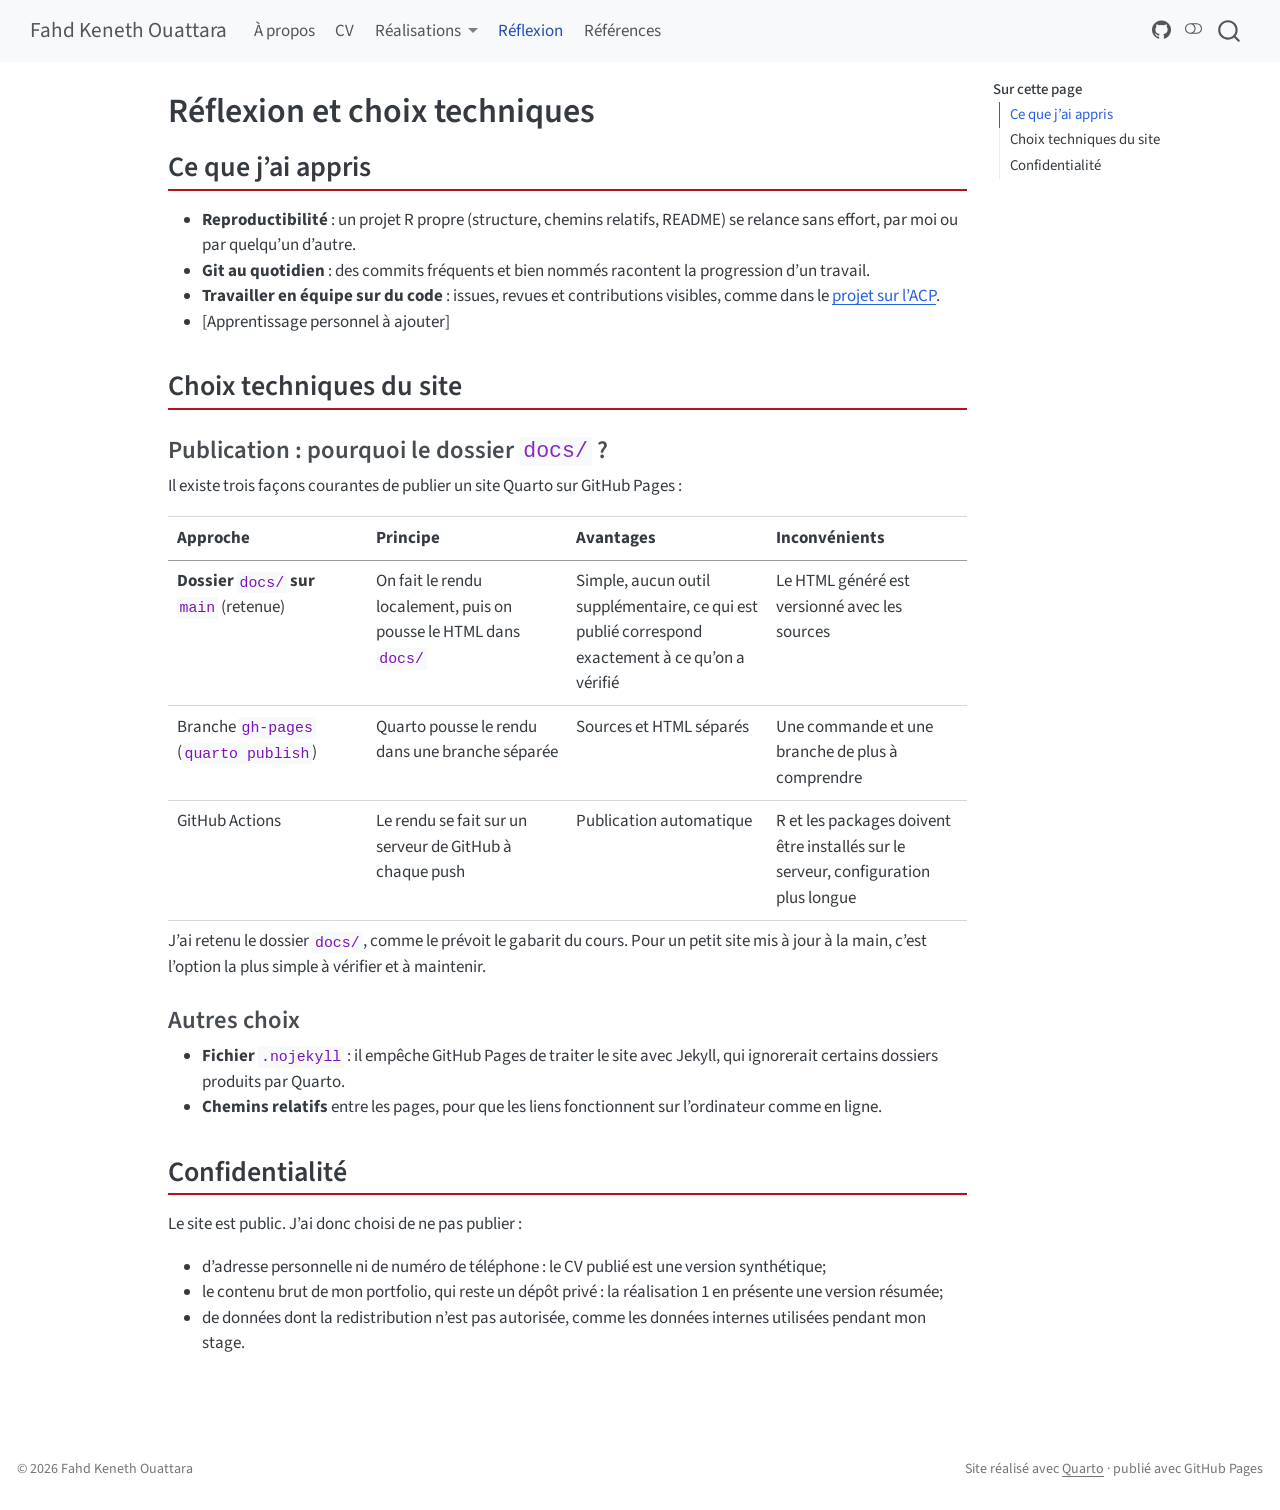
<file: docs/reflexion.html>
<!DOCTYPE html>
<html xmlns="http://www.w3.org/1999/xhtml" lang="fr" xml:lang="fr"><head>

<meta charset="utf-8">
<meta name="generator" content="quarto-1.7.32">

<meta name="viewport" content="width=device-width, initial-scale=1.0, user-scalable=yes">


<title>Réflexion et choix techniques – Fahd Keneth Ouattara</title>
<style>
code{white-space: pre-wrap;}
span.smallcaps{font-variant: small-caps;}
div.columns{display: flex; gap: min(4vw, 1.5em);}
div.column{flex: auto; overflow-x: auto;}
div.hanging-indent{margin-left: 1.5em; text-indent: -1.5em;}
ul.task-list{list-style: none;}
ul.task-list li input[type="checkbox"] {
  width: 0.8em;
  margin: 0 0.8em 0.2em -1em; /* quarto-specific, see https://github.com/quarto-dev/quarto-cli/issues/4556 */ 
  vertical-align: middle;
}
</style>


<script src="site_libs/quarto-nav/quarto-nav.js"></script>
<script src="site_libs/quarto-nav/headroom.min.js"></script>
<script src="site_libs/clipboard/clipboard.min.js"></script>
<script src="site_libs/quarto-search/autocomplete.umd.js"></script>
<script src="site_libs/quarto-search/fuse.min.js"></script>
<script src="site_libs/quarto-search/quarto-search.js"></script>
<meta name="quarto:offset" content="./">
<script src="site_libs/quarto-html/quarto.js" type="module"></script>
<script src="site_libs/quarto-html/tabsets/tabsets.js" type="module"></script>
<script src="site_libs/quarto-html/popper.min.js"></script>
<script src="site_libs/quarto-html/tippy.umd.min.js"></script>
<script src="site_libs/quarto-html/anchor.min.js"></script>
<link href="site_libs/quarto-html/tippy.css" rel="stylesheet">
<link href="site_libs/quarto-html/quarto-syntax-highlighting-37eea08aefeeee20ff55810ff984fec1.css" rel="stylesheet" class="quarto-color-scheme" id="quarto-text-highlighting-styles">
<link href="site_libs/quarto-html/quarto-syntax-highlighting-dark-2fef5ea3f8957b3e4ecc936fc74692ca.css" rel="stylesheet" class="quarto-color-scheme quarto-color-alternate" id="quarto-text-highlighting-styles">
<link href="site_libs/quarto-html/quarto-syntax-highlighting-37eea08aefeeee20ff55810ff984fec1.css" rel="stylesheet" class="quarto-color-scheme-extra" id="quarto-text-highlighting-styles">
<script src="site_libs/bootstrap/bootstrap.min.js"></script>
<link href="site_libs/bootstrap/bootstrap-icons.css" rel="stylesheet">
<link href="site_libs/bootstrap/bootstrap-bb05f5d0074da2129d766b238819cd35.min.css" rel="stylesheet" append-hash="true" class="quarto-color-scheme" id="quarto-bootstrap" data-mode="light">
<link href="site_libs/bootstrap/bootstrap-dark-d34bf5fa23929f33ad2b3f80c188d338.min.css" rel="stylesheet" append-hash="true" class="quarto-color-scheme quarto-color-alternate" id="quarto-bootstrap" data-mode="dark">
<link href="site_libs/bootstrap/bootstrap-bb05f5d0074da2129d766b238819cd35.min.css" rel="stylesheet" append-hash="true" class="quarto-color-scheme-extra" id="quarto-bootstrap" data-mode="light">
<script id="quarto-search-options" type="application/json">{
  "location": "navbar",
  "copy-button": false,
  "collapse-after": 3,
  "panel-placement": "end",
  "type": "overlay",
  "limit": 50,
  "keyboard-shortcut": [
    "f",
    "/",
    "s"
  ],
  "show-item-context": false,
  "language": {
    "search-no-results-text": "Pas de résultats",
    "search-matching-documents-text": "documents trouvés",
    "search-copy-link-title": "Copier le lien vers la recherche",
    "search-hide-matches-text": "Cacher les correspondances additionnelles",
    "search-more-match-text": "correspondance de plus dans ce document",
    "search-more-matches-text": "correspondances de plus dans ce document",
    "search-clear-button-title": "Effacer",
    "search-text-placeholder": "",
    "search-detached-cancel-button-title": "Annuler",
    "search-submit-button-title": "Envoyer",
    "search-label": "Recherche"
  }
}</script>


<link rel="stylesheet" href="styles.css">
</head>

<body class="nav-fixed quarto-light"><script id="quarto-html-before-body" type="application/javascript">
    const toggleBodyColorMode = (bsSheetEl) => {
      const mode = bsSheetEl.getAttribute("data-mode");
      const bodyEl = window.document.querySelector("body");
      if (mode === "dark") {
        bodyEl.classList.add("quarto-dark");
        bodyEl.classList.remove("quarto-light");
      } else {
        bodyEl.classList.add("quarto-light");
        bodyEl.classList.remove("quarto-dark");
      }
    }
    const toggleBodyColorPrimary = () => {
      const bsSheetEl = window.document.querySelector("link#quarto-bootstrap:not([rel=disabled-stylesheet])");
      if (bsSheetEl) {
        toggleBodyColorMode(bsSheetEl);
      }
    }
    const setColorSchemeToggle = (alternate) => {
      const toggles = window.document.querySelectorAll('.quarto-color-scheme-toggle');
      for (let i=0; i < toggles.length; i++) {
        const toggle = toggles[i];
        if (toggle) {
          if (alternate) {
            toggle.classList.add("alternate");
          } else {
            toggle.classList.remove("alternate");
          }
        }
      }
    };
    const toggleColorMode = (alternate) => {
      // Switch the stylesheets
      const primaryStylesheets = window.document.querySelectorAll('link.quarto-color-scheme:not(.quarto-color-alternate)');
      const alternateStylesheets = window.document.querySelectorAll('link.quarto-color-scheme.quarto-color-alternate');
      manageTransitions('#quarto-margin-sidebar .nav-link', false);
      if (alternate) {
        // note: dark is layered on light, we don't disable primary!
        enableStylesheet(alternateStylesheets);
        for (const sheetNode of alternateStylesheets) {
          if (sheetNode.id === "quarto-bootstrap") {
            toggleBodyColorMode(sheetNode);
          }
        }
      } else {
        disableStylesheet(alternateStylesheets);
        enableStylesheet(primaryStylesheets)
        toggleBodyColorPrimary();
      }
      manageTransitions('#quarto-margin-sidebar .nav-link', true);
      // Switch the toggles
      setColorSchemeToggle(alternate)
      // Hack to workaround the fact that safari doesn't
      // properly recolor the scrollbar when toggling (#1455)
      if (navigator.userAgent.indexOf('Safari') > 0 && navigator.userAgent.indexOf('Chrome') == -1) {
        manageTransitions("body", false);
        window.scrollTo(0, 1);
        setTimeout(() => {
          window.scrollTo(0, 0);
          manageTransitions("body", true);
        }, 40);
      }
    }
    const disableStylesheet = (stylesheets) => {
      for (let i=0; i < stylesheets.length; i++) {
        const stylesheet = stylesheets[i];
        stylesheet.rel = 'disabled-stylesheet';
      }
    }
    const enableStylesheet = (stylesheets) => {
      for (let i=0; i < stylesheets.length; i++) {
        const stylesheet = stylesheets[i];
        if(stylesheet.rel !== 'stylesheet') { // for Chrome, which will still FOUC without this check
          stylesheet.rel = 'stylesheet';
        }
      }
    }
    const manageTransitions = (selector, allowTransitions) => {
      const els = window.document.querySelectorAll(selector);
      for (let i=0; i < els.length; i++) {
        const el = els[i];
        if (allowTransitions) {
          el.classList.remove('notransition');
        } else {
          el.classList.add('notransition');
        }
      }
    }
    const isFileUrl = () => {
      return window.location.protocol === 'file:';
    }
    const hasAlternateSentinel = () => {
      let styleSentinel = getColorSchemeSentinel();
      if (styleSentinel !== null) {
        return styleSentinel === "alternate";
      } else {
        return false;
      }
    }
    const setStyleSentinel = (alternate) => {
      const value = alternate ? "alternate" : "default";
      if (!isFileUrl()) {
        window.localStorage.setItem("quarto-color-scheme", value);
      } else {
        localAlternateSentinel = value;
      }
    }
    const getColorSchemeSentinel = () => {
      if (!isFileUrl()) {
        const storageValue = window.localStorage.getItem("quarto-color-scheme");
        return storageValue != null ? storageValue : localAlternateSentinel;
      } else {
        return localAlternateSentinel;
      }
    }
    const toggleGiscusIfUsed = (isAlternate, darkModeDefault) => {
      const baseTheme = document.querySelector('#giscus-base-theme')?.value ?? 'light';
      const alternateTheme = document.querySelector('#giscus-alt-theme')?.value ?? 'dark';
      let newTheme = '';
      if(authorPrefersDark) {
        newTheme = isAlternate ? baseTheme : alternateTheme;
      } else {
        newTheme = isAlternate ? alternateTheme : baseTheme;
      }
      const changeGiscusTheme = () => {
        // From: https://github.com/giscus/giscus/issues/336
        const sendMessage = (message) => {
          const iframe = document.querySelector('iframe.giscus-frame');
          if (!iframe) return;
          iframe.contentWindow.postMessage({ giscus: message }, 'https://giscus.app');
        }
        sendMessage({
          setConfig: {
            theme: newTheme
          }
        });
      }
      const isGiscussLoaded = window.document.querySelector('iframe.giscus-frame') !== null;
      if (isGiscussLoaded) {
        changeGiscusTheme();
      }
    };
    const authorPrefersDark = false;
    const darkModeDefault = authorPrefersDark;
      document.querySelector('link#quarto-text-highlighting-styles.quarto-color-scheme-extra').rel = 'disabled-stylesheet';
      document.querySelector('link#quarto-bootstrap.quarto-color-scheme-extra').rel = 'disabled-stylesheet';
    let localAlternateSentinel = darkModeDefault ? 'alternate' : 'default';
    // Dark / light mode switch
    window.quartoToggleColorScheme = () => {
      // Read the current dark / light value
      let toAlternate = !hasAlternateSentinel();
      toggleColorMode(toAlternate);
      setStyleSentinel(toAlternate);
      toggleGiscusIfUsed(toAlternate, darkModeDefault);
      window.dispatchEvent(new Event('resize'));
    };
    // Switch to dark mode if need be
    if (hasAlternateSentinel()) {
      toggleColorMode(true);
    } else {
      toggleColorMode(false);
    }
  </script>

<div id="quarto-search-results"></div>
  <header id="quarto-header" class="headroom fixed-top">
    <nav class="navbar navbar-expand-lg " data-bs-theme="dark">
      <div class="navbar-container container-fluid">
      <div class="navbar-brand-container mx-auto">
    <a class="navbar-brand" href="./index.html">
    <span class="navbar-title">Fahd Keneth Ouattara</span>
    </a>
  </div>
            <div id="quarto-search" class="" title="Recherche"></div>
          <button class="navbar-toggler" type="button" data-bs-toggle="collapse" data-bs-target="#navbarCollapse" aria-controls="navbarCollapse" role="menu" aria-expanded="false" aria-label="Basculer la navigation" onclick="if (window.quartoToggleHeadroom) { window.quartoToggleHeadroom(); }">
  <span class="navbar-toggler-icon"></span>
</button>
          <div class="collapse navbar-collapse" id="navbarCollapse">
            <ul class="navbar-nav navbar-nav-scroll me-auto">
  <li class="nav-item">
    <a class="nav-link" href="./index.html"> 
<span class="menu-text">À propos</span></a>
  </li>  
  <li class="nav-item">
    <a class="nav-link" href="./cv.html"> 
<span class="menu-text">CV</span></a>
  </li>  
  <li class="nav-item dropdown ">
    <a class="nav-link dropdown-toggle" href="#" id="nav-menu-réalisations" role="link" data-bs-toggle="dropdown" aria-expanded="false">
 <span class="menu-text">Réalisations</span>
    </a>
    <ul class="dropdown-menu" aria-labelledby="nav-menu-réalisations">    
        <li>
    <a class="dropdown-item" href="./realisations.html">
 <span class="dropdown-text">Vue d’ensemble</span></a>
  </li>  
        <li><hr class="dropdown-divider"></li>
        <li class="dropdown-header">Réalisations commentées</li>
        <li>
    <a class="dropdown-item" href="./realisations/portfolio-individuel.html">
 <span class="dropdown-text">1 · Trace du portfolio individuel</span></a>
  </li>  
        <li>
    <a class="dropdown-item" href="./realisations/projet-equipe-acp.html">
 <span class="dropdown-text">2 · Projet d’équipe : tutoriel ACP</span></a>
  </li>  
        <li><hr class="dropdown-divider"></li>
        <li class="dropdown-header">Autres projets</li>
        <li>
    <a class="dropdown-item" href="./realisations/taln-travaux.html">
 <span class="dropdown-text">Traitement automatique de la langue</span></a>
  </li>  
        <li>
    <a class="dropdown-item" href="./realisations/analyse-donnees.html">
 <span class="dropdown-text">Analyse de données</span></a>
  </li>  
    </ul>
  </li>
  <li class="nav-item">
    <a class="nav-link active" href="./reflexion.html" aria-current="page"> 
<span class="menu-text">Réflexion</span></a>
  </li>  
  <li class="nav-item">
    <a class="nav-link" href="./references.html"> 
<span class="menu-text">Références</span></a>
  </li>  
</ul>
            <ul class="navbar-nav navbar-nav-scroll ms-auto">
  <li class="nav-item compact">
    <a class="nav-link" href="https://github.com/Kenethouattara"> <i class="bi bi-github" role="img" aria-label="GitHub">
</i> 
<span class="menu-text"></span></a>
  </li>  
</ul>
          </div> <!-- /navcollapse -->
            <div class="quarto-navbar-tools">
  <a href="" class="quarto-color-scheme-toggle quarto-navigation-tool  px-1" onclick="window.quartoToggleColorScheme(); return false;" title="Basculer le mode sombre"><i class="bi"></i></a>
</div>
      </div> <!-- /container-fluid -->
    </nav>
</header>
<!-- content -->
<div id="quarto-content" class="quarto-container page-columns page-rows-contents page-layout-article page-navbar">
<!-- sidebar -->
<!-- margin-sidebar -->
    <div id="quarto-margin-sidebar" class="sidebar margin-sidebar">
        <nav id="TOC" role="doc-toc" class="toc-active">
    <h2 id="toc-title">Sur cette page</h2>
   
  <ul>
  <li><a href="#ce-que-jai-appris" id="toc-ce-que-jai-appris" class="nav-link active" data-scroll-target="#ce-que-jai-appris">Ce que j’ai appris</a></li>
  <li><a href="#choix-techniques-du-site" id="toc-choix-techniques-du-site" class="nav-link" data-scroll-target="#choix-techniques-du-site">Choix techniques du site</a>
  <ul class="collapse">
  <li><a href="#publication-pourquoi-le-dossier-docs" id="toc-publication-pourquoi-le-dossier-docs" class="nav-link" data-scroll-target="#publication-pourquoi-le-dossier-docs">Publication : pourquoi le dossier <code>docs/</code> ?</a></li>
  <li><a href="#autres-choix" id="toc-autres-choix" class="nav-link" data-scroll-target="#autres-choix">Autres choix</a></li>
  </ul></li>
  <li><a href="#confidentialité" id="toc-confidentialité" class="nav-link" data-scroll-target="#confidentialité">Confidentialité</a></li>
  </ul>
</nav>
    </div>
<!-- main -->
<main class="content" id="quarto-document-content">


<header id="title-block-header" class="quarto-title-block default">
<div class="quarto-title">
<h1 class="title">Réflexion et choix techniques</h1>
</div>



<div class="quarto-title-meta">

    
  
    
  </div>
  


</header>


<section id="ce-que-jai-appris" class="level2">
<h2 class="anchored" data-anchor-id="ce-que-jai-appris">Ce que j’ai appris</h2>
<!-- À COMPLÉTER avec tes propres mots (3 à 5 lignes). Pistes : -->
<ul>
<li><strong>Reproductibilité</strong> : un projet R propre (structure, chemins relatifs, README) se relance sans effort, par moi ou par quelqu’un d’autre.</li>
<li><strong>Git au quotidien</strong> : des commits fréquents et bien nommés racontent la progression d’un travail.</li>
<li><strong>Travailler en équipe sur du code</strong> : issues, revues et contributions visibles, comme dans le <a href="./realisations/projet-equipe-acp.html">projet sur l’ACP</a>.</li>
<li>[Apprentissage personnel à ajouter]</li>
</ul>
</section>
<section id="choix-techniques-du-site" class="level2">
<h2 class="anchored" data-anchor-id="choix-techniques-du-site">Choix techniques du site</h2>
<section id="publication-pourquoi-le-dossier-docs" class="level3">
<h3 class="anchored" data-anchor-id="publication-pourquoi-le-dossier-docs">Publication : pourquoi le dossier <code>docs/</code> ?</h3>
<p>Il existe trois façons courantes de publier un site Quarto sur GitHub Pages :</p>
<table class="caption-top table">
<colgroup>
<col style="width: 25%">
<col style="width: 25%">
<col style="width: 25%">
<col style="width: 25%">
</colgroup>
<thead>
<tr class="header">
<th>Approche</th>
<th>Principe</th>
<th>Avantages</th>
<th>Inconvénients</th>
</tr>
</thead>
<tbody>
<tr class="odd">
<td><strong>Dossier <code>docs/</code> sur <code>main</code></strong> (retenue)</td>
<td>On fait le rendu localement, puis on pousse le HTML dans <code>docs/</code></td>
<td>Simple, aucun outil supplémentaire, ce qui est publié correspond exactement à ce qu’on a vérifié</td>
<td>Le HTML généré est versionné avec les sources</td>
</tr>
<tr class="even">
<td>Branche <code>gh-pages</code> (<code>quarto publish</code>)</td>
<td>Quarto pousse le rendu dans une branche séparée</td>
<td>Sources et HTML séparés</td>
<td>Une commande et une branche de plus à comprendre</td>
</tr>
<tr class="odd">
<td>GitHub Actions</td>
<td>Le rendu se fait sur un serveur de GitHub à chaque push</td>
<td>Publication automatique</td>
<td>R et les packages doivent être installés sur le serveur, configuration plus longue</td>
</tr>
</tbody>
</table>
<p>J’ai retenu le dossier <code>docs/</code>, comme le prévoit le gabarit du cours. Pour un petit site mis à jour à la main, c’est l’option la plus simple à vérifier et à maintenir.</p>
</section>
<section id="autres-choix" class="level3">
<h3 class="anchored" data-anchor-id="autres-choix">Autres choix</h3>
<ul>
<li><strong>Fichier <code>.nojekyll</code></strong> : il empêche GitHub Pages de traiter le site avec Jekyll, qui ignorerait certains dossiers produits par Quarto.</li>
<li><strong>Chemins relatifs</strong> entre les pages, pour que les liens fonctionnent sur l’ordinateur comme en ligne.</li>
</ul>
</section>
</section>
<section id="confidentialité" class="level2">
<h2 class="anchored" data-anchor-id="confidentialité">Confidentialité</h2>
<p>Le site est public. J’ai donc choisi de ne pas publier :</p>
<ul>
<li>d’adresse personnelle ni de numéro de téléphone : le CV publié est une version synthétique;</li>
<li>le contenu brut de mon portfolio, qui reste un dépôt privé : la réalisation 1 en présente une version résumée;</li>
<li>de données dont la redistribution n’est pas autorisée, comme les données internes utilisées pendant mon stage.</li>
</ul>


</section>

</main> <!-- /main -->
<script id="quarto-html-after-body" type="application/javascript">
  window.document.addEventListener("DOMContentLoaded", function (event) {
    // Ensure there is a toggle, if there isn't float one in the top right
    if (window.document.querySelector('.quarto-color-scheme-toggle') === null) {
      const a = window.document.createElement('a');
      a.classList.add('top-right');
      a.classList.add('quarto-color-scheme-toggle');
      a.href = "";
      a.onclick = function() { try { window.quartoToggleColorScheme(); } catch {} return false; };
      const i = window.document.createElement("i");
      i.classList.add('bi');
      a.appendChild(i);
      window.document.body.appendChild(a);
    }
    setColorSchemeToggle(hasAlternateSentinel())
    const icon = "";
    const anchorJS = new window.AnchorJS();
    anchorJS.options = {
      placement: 'right',
      icon: icon
    };
    anchorJS.add('.anchored');
    const isCodeAnnotation = (el) => {
      for (const clz of el.classList) {
        if (clz.startsWith('code-annotation-')) {                     
          return true;
        }
      }
      return false;
    }
    const onCopySuccess = function(e) {
      // button target
      const button = e.trigger;
      // don't keep focus
      button.blur();
      // flash "checked"
      button.classList.add('code-copy-button-checked');
      var currentTitle = button.getAttribute("title");
      button.setAttribute("title", "Copié");
      let tooltip;
      if (window.bootstrap) {
        button.setAttribute("data-bs-toggle", "tooltip");
        button.setAttribute("data-bs-placement", "left");
        button.setAttribute("data-bs-title", "Copié");
        tooltip = new bootstrap.Tooltip(button, 
          { trigger: "manual", 
            customClass: "code-copy-button-tooltip",
            offset: [0, -8]});
        tooltip.show();    
      }
      setTimeout(function() {
        if (tooltip) {
          tooltip.hide();
          button.removeAttribute("data-bs-title");
          button.removeAttribute("data-bs-toggle");
          button.removeAttribute("data-bs-placement");
        }
        button.setAttribute("title", currentTitle);
        button.classList.remove('code-copy-button-checked');
      }, 1000);
      // clear code selection
      e.clearSelection();
    }
    const getTextToCopy = function(trigger) {
        const codeEl = trigger.previousElementSibling.cloneNode(true);
        for (const childEl of codeEl.children) {
          if (isCodeAnnotation(childEl)) {
            childEl.remove();
          }
        }
        return codeEl.innerText;
    }
    const clipboard = new window.ClipboardJS('.code-copy-button:not([data-in-quarto-modal])', {
      text: getTextToCopy
    });
    clipboard.on('success', onCopySuccess);
    if (window.document.getElementById('quarto-embedded-source-code-modal')) {
      const clipboardModal = new window.ClipboardJS('.code-copy-button[data-in-quarto-modal]', {
        text: getTextToCopy,
        container: window.document.getElementById('quarto-embedded-source-code-modal')
      });
      clipboardModal.on('success', onCopySuccess);
    }
      var localhostRegex = new RegExp(/^(?:http|https):\/\/localhost\:?[0-9]*\//);
      var mailtoRegex = new RegExp(/^mailto:/);
        var filterRegex = new RegExp("https:\/\/Kenethouattara\.github\.io\/site-quarto-personnel\/");
      var isInternal = (href) => {
          return filterRegex.test(href) || localhostRegex.test(href) || mailtoRegex.test(href);
      }
      // Inspect non-navigation links and adorn them if external
     var links = window.document.querySelectorAll('a[href]:not(.nav-link):not(.navbar-brand):not(.toc-action):not(.sidebar-link):not(.sidebar-item-toggle):not(.pagination-link):not(.no-external):not([aria-hidden]):not(.dropdown-item):not(.quarto-navigation-tool):not(.about-link)');
      for (var i=0; i<links.length; i++) {
        const link = links[i];
        if (!isInternal(link.href)) {
          // undo the damage that might have been done by quarto-nav.js in the case of
          // links that we want to consider external
          if (link.dataset.originalHref !== undefined) {
            link.href = link.dataset.originalHref;
          }
        }
      }
    function tippyHover(el, contentFn, onTriggerFn, onUntriggerFn) {
      const config = {
        allowHTML: true,
        maxWidth: 500,
        delay: 100,
        arrow: false,
        appendTo: function(el) {
            return el.parentElement;
        },
        interactive: true,
        interactiveBorder: 10,
        theme: 'quarto',
        placement: 'bottom-start',
      };
      if (contentFn) {
        config.content = contentFn;
      }
      if (onTriggerFn) {
        config.onTrigger = onTriggerFn;
      }
      if (onUntriggerFn) {
        config.onUntrigger = onUntriggerFn;
      }
      window.tippy(el, config); 
    }
    const noterefs = window.document.querySelectorAll('a[role="doc-noteref"]');
    for (var i=0; i<noterefs.length; i++) {
      const ref = noterefs[i];
      tippyHover(ref, function() {
        // use id or data attribute instead here
        let href = ref.getAttribute('data-footnote-href') || ref.getAttribute('href');
        try { href = new URL(href).hash; } catch {}
        const id = href.replace(/^#\/?/, "");
        const note = window.document.getElementById(id);
        if (note) {
          return note.innerHTML;
        } else {
          return "";
        }
      });
    }
    const xrefs = window.document.querySelectorAll('a.quarto-xref');
    const processXRef = (id, note) => {
      // Strip column container classes
      const stripColumnClz = (el) => {
        el.classList.remove("page-full", "page-columns");
        if (el.children) {
          for (const child of el.children) {
            stripColumnClz(child);
          }
        }
      }
      stripColumnClz(note)
      if (id === null || id.startsWith('sec-')) {
        // Special case sections, only their first couple elements
        const container = document.createElement("div");
        if (note.children && note.children.length > 2) {
          container.appendChild(note.children[0].cloneNode(true));
          for (let i = 1; i < note.children.length; i++) {
            const child = note.children[i];
            if (child.tagName === "P" && child.innerText === "") {
              continue;
            } else {
              container.appendChild(child.cloneNode(true));
              break;
            }
          }
          if (window.Quarto?.typesetMath) {
            window.Quarto.typesetMath(container);
          }
          return container.innerHTML
        } else {
          if (window.Quarto?.typesetMath) {
            window.Quarto.typesetMath(note);
          }
          return note.innerHTML;
        }
      } else {
        // Remove any anchor links if they are present
        const anchorLink = note.querySelector('a.anchorjs-link');
        if (anchorLink) {
          anchorLink.remove();
        }
        if (window.Quarto?.typesetMath) {
          window.Quarto.typesetMath(note);
        }
        if (note.classList.contains("callout")) {
          return note.outerHTML;
        } else {
          return note.innerHTML;
        }
      }
    }
    for (var i=0; i<xrefs.length; i++) {
      const xref = xrefs[i];
      tippyHover(xref, undefined, function(instance) {
        instance.disable();
        let url = xref.getAttribute('href');
        let hash = undefined; 
        if (url.startsWith('#')) {
          hash = url;
        } else {
          try { hash = new URL(url).hash; } catch {}
        }
        if (hash) {
          const id = hash.replace(/^#\/?/, "");
          const note = window.document.getElementById(id);
          if (note !== null) {
            try {
              const html = processXRef(id, note.cloneNode(true));
              instance.setContent(html);
            } finally {
              instance.enable();
              instance.show();
            }
          } else {
            // See if we can fetch this
            fetch(url.split('#')[0])
            .then(res => res.text())
            .then(html => {
              const parser = new DOMParser();
              const htmlDoc = parser.parseFromString(html, "text/html");
              const note = htmlDoc.getElementById(id);
              if (note !== null) {
                const html = processXRef(id, note);
                instance.setContent(html);
              } 
            }).finally(() => {
              instance.enable();
              instance.show();
            });
          }
        } else {
          // See if we can fetch a full url (with no hash to target)
          // This is a special case and we should probably do some content thinning / targeting
          fetch(url)
          .then(res => res.text())
          .then(html => {
            const parser = new DOMParser();
            const htmlDoc = parser.parseFromString(html, "text/html");
            const note = htmlDoc.querySelector('main.content');
            if (note !== null) {
              // This should only happen for chapter cross references
              // (since there is no id in the URL)
              // remove the first header
              if (note.children.length > 0 && note.children[0].tagName === "HEADER") {
                note.children[0].remove();
              }
              const html = processXRef(null, note);
              instance.setContent(html);
            } 
          }).finally(() => {
            instance.enable();
            instance.show();
          });
        }
      }, function(instance) {
      });
    }
        let selectedAnnoteEl;
        const selectorForAnnotation = ( cell, annotation) => {
          let cellAttr = 'data-code-cell="' + cell + '"';
          let lineAttr = 'data-code-annotation="' +  annotation + '"';
          const selector = 'span[' + cellAttr + '][' + lineAttr + ']';
          return selector;
        }
        const selectCodeLines = (annoteEl) => {
          const doc = window.document;
          const targetCell = annoteEl.getAttribute("data-target-cell");
          const targetAnnotation = annoteEl.getAttribute("data-target-annotation");
          const annoteSpan = window.document.querySelector(selectorForAnnotation(targetCell, targetAnnotation));
          const lines = annoteSpan.getAttribute("data-code-lines").split(",");
          const lineIds = lines.map((line) => {
            return targetCell + "-" + line;
          })
          let top = null;
          let height = null;
          let parent = null;
          if (lineIds.length > 0) {
              //compute the position of the single el (top and bottom and make a div)
              const el = window.document.getElementById(lineIds[0]);
              top = el.offsetTop;
              height = el.offsetHeight;
              parent = el.parentElement.parentElement;
            if (lineIds.length > 1) {
              const lastEl = window.document.getElementById(lineIds[lineIds.length - 1]);
              const bottom = lastEl.offsetTop + lastEl.offsetHeight;
              height = bottom - top;
            }
            if (top !== null && height !== null && parent !== null) {
              // cook up a div (if necessary) and position it 
              let div = window.document.getElementById("code-annotation-line-highlight");
              if (div === null) {
                div = window.document.createElement("div");
                div.setAttribute("id", "code-annotation-line-highlight");
                div.style.position = 'absolute';
                parent.appendChild(div);
              }
              div.style.top = top - 2 + "px";
              div.style.height = height + 4 + "px";
              div.style.left = 0;
              let gutterDiv = window.document.getElementById("code-annotation-line-highlight-gutter");
              if (gutterDiv === null) {
                gutterDiv = window.document.createElement("div");
                gutterDiv.setAttribute("id", "code-annotation-line-highlight-gutter");
                gutterDiv.style.position = 'absolute';
                const codeCell = window.document.getElementById(targetCell);
                const gutter = codeCell.querySelector('.code-annotation-gutter');
                gutter.appendChild(gutterDiv);
              }
              gutterDiv.style.top = top - 2 + "px";
              gutterDiv.style.height = height + 4 + "px";
            }
            selectedAnnoteEl = annoteEl;
          }
        };
        const unselectCodeLines = () => {
          const elementsIds = ["code-annotation-line-highlight", "code-annotation-line-highlight-gutter"];
          elementsIds.forEach((elId) => {
            const div = window.document.getElementById(elId);
            if (div) {
              div.remove();
            }
          });
          selectedAnnoteEl = undefined;
        };
          // Handle positioning of the toggle
      window.addEventListener(
        "resize",
        throttle(() => {
          elRect = undefined;
          if (selectedAnnoteEl) {
            selectCodeLines(selectedAnnoteEl);
          }
        }, 10)
      );
      function throttle(fn, ms) {
      let throttle = false;
      let timer;
        return (...args) => {
          if(!throttle) { // first call gets through
              fn.apply(this, args);
              throttle = true;
          } else { // all the others get throttled
              if(timer) clearTimeout(timer); // cancel #2
              timer = setTimeout(() => {
                fn.apply(this, args);
                timer = throttle = false;
              }, ms);
          }
        };
      }
        // Attach click handler to the DT
        const annoteDls = window.document.querySelectorAll('dt[data-target-cell]');
        for (const annoteDlNode of annoteDls) {
          annoteDlNode.addEventListener('click', (event) => {
            const clickedEl = event.target;
            if (clickedEl !== selectedAnnoteEl) {
              unselectCodeLines();
              const activeEl = window.document.querySelector('dt[data-target-cell].code-annotation-active');
              if (activeEl) {
                activeEl.classList.remove('code-annotation-active');
              }
              selectCodeLines(clickedEl);
              clickedEl.classList.add('code-annotation-active');
            } else {
              // Unselect the line
              unselectCodeLines();
              clickedEl.classList.remove('code-annotation-active');
            }
          });
        }
    const findCites = (el) => {
      const parentEl = el.parentElement;
      if (parentEl) {
        const cites = parentEl.dataset.cites;
        if (cites) {
          return {
            el,
            cites: cites.split(' ')
          };
        } else {
          return findCites(el.parentElement)
        }
      } else {
        return undefined;
      }
    };
    var bibliorefs = window.document.querySelectorAll('a[role="doc-biblioref"]');
    for (var i=0; i<bibliorefs.length; i++) {
      const ref = bibliorefs[i];
      const citeInfo = findCites(ref);
      if (citeInfo) {
        tippyHover(citeInfo.el, function() {
          var popup = window.document.createElement('div');
          citeInfo.cites.forEach(function(cite) {
            var citeDiv = window.document.createElement('div');
            citeDiv.classList.add('hanging-indent');
            citeDiv.classList.add('csl-entry');
            var biblioDiv = window.document.getElementById('ref-' + cite);
            if (biblioDiv) {
              citeDiv.innerHTML = biblioDiv.innerHTML;
            }
            popup.appendChild(citeDiv);
          });
          return popup.innerHTML;
        });
      }
    }
  });
  </script>
</div> <!-- /content -->
<footer class="footer">
  <div class="nav-footer">
    <div class="nav-footer-left">
<p>© 2026 Fahd Keneth Ouattara</p>
</div>   
    <div class="nav-footer-center">
      &nbsp;
    </div>
    <div class="nav-footer-right">
<p>Site réalisé avec <a href="https://quarto.org">Quarto</a> · publié avec GitHub Pages</p>
</div>
  </div>
</footer>




</body></html>
</file>
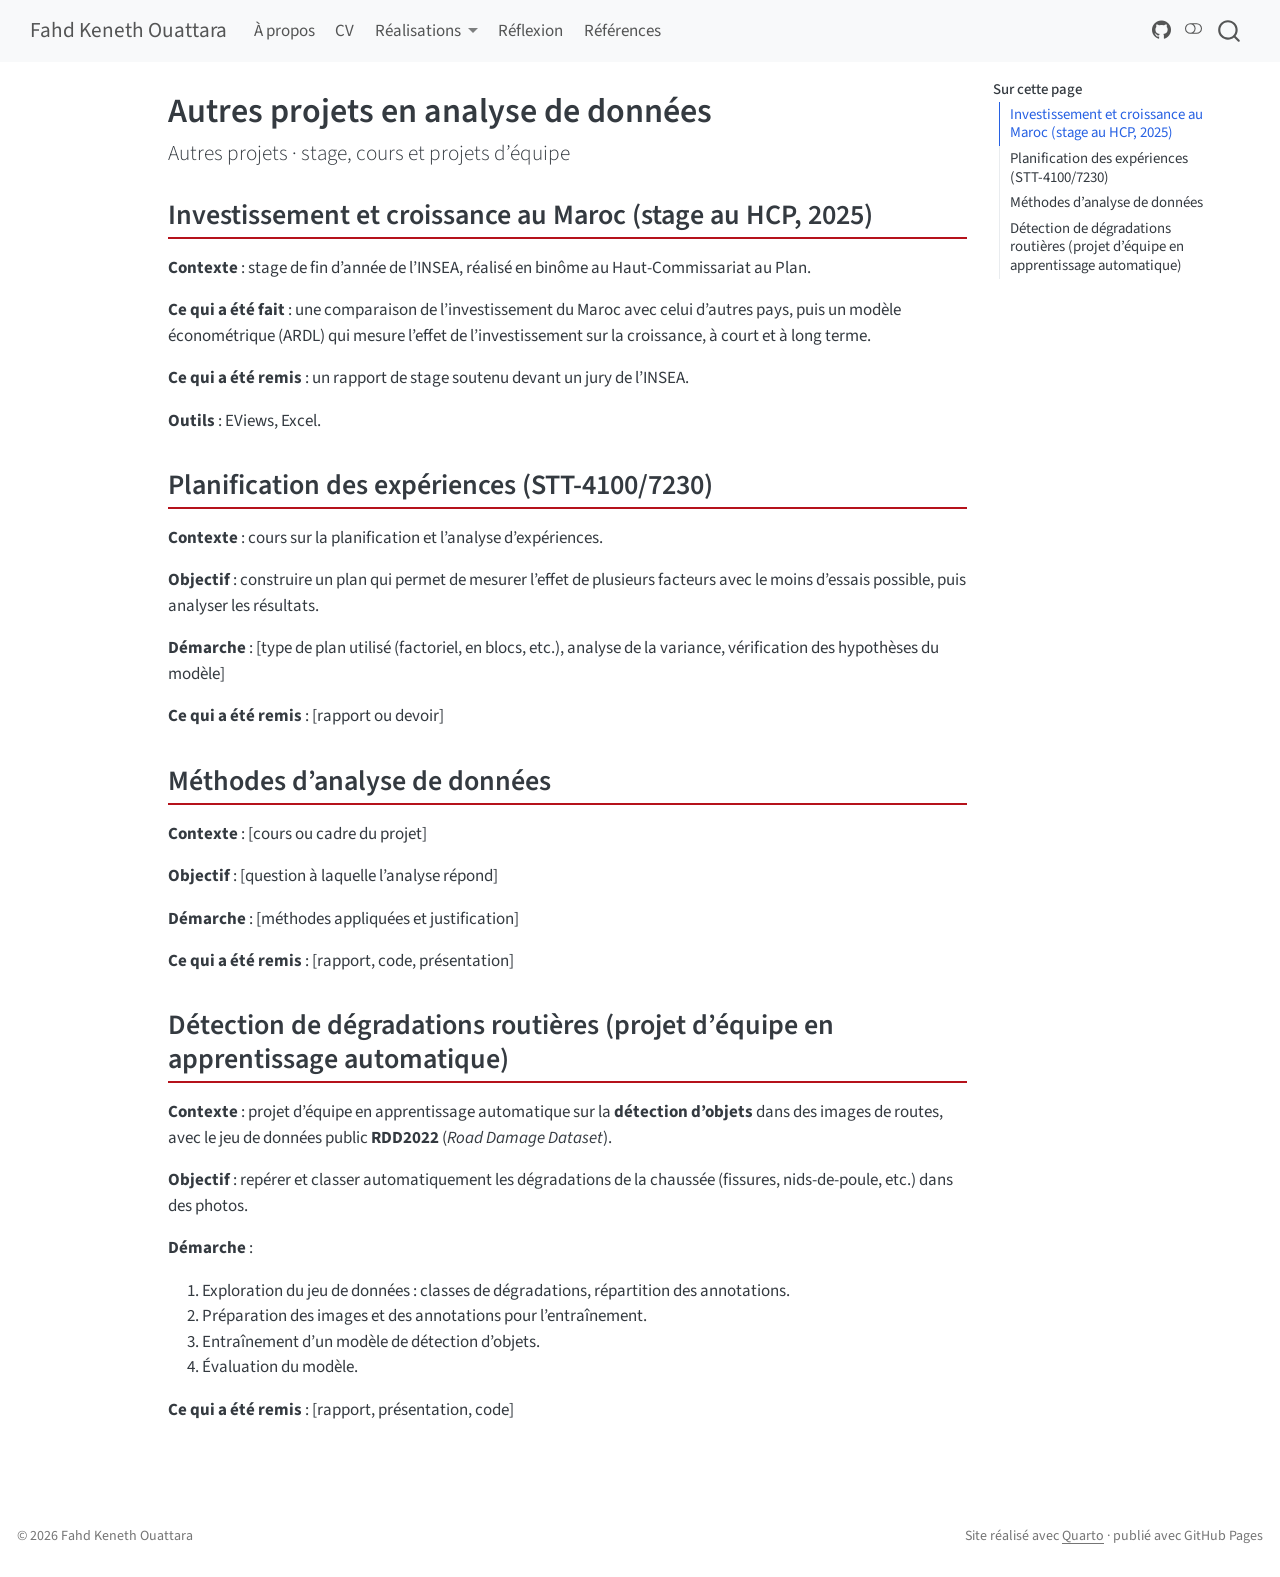
<file: docs/realisations/analyse-donnees.html>
<!DOCTYPE html>
<html xmlns="http://www.w3.org/1999/xhtml" lang="fr" xml:lang="fr"><head>

<meta charset="utf-8">
<meta name="generator" content="quarto-1.7.32">

<meta name="viewport" content="width=device-width, initial-scale=1.0, user-scalable=yes">


<title>Autres projets en analyse de données – Fahd Keneth Ouattara</title>
<style>
code{white-space: pre-wrap;}
span.smallcaps{font-variant: small-caps;}
div.columns{display: flex; gap: min(4vw, 1.5em);}
div.column{flex: auto; overflow-x: auto;}
div.hanging-indent{margin-left: 1.5em; text-indent: -1.5em;}
ul.task-list{list-style: none;}
ul.task-list li input[type="checkbox"] {
  width: 0.8em;
  margin: 0 0.8em 0.2em -1em; /* quarto-specific, see https://github.com/quarto-dev/quarto-cli/issues/4556 */ 
  vertical-align: middle;
}
</style>


<script src="../site_libs/quarto-nav/quarto-nav.js"></script>
<script src="../site_libs/quarto-nav/headroom.min.js"></script>
<script src="../site_libs/clipboard/clipboard.min.js"></script>
<script src="../site_libs/quarto-search/autocomplete.umd.js"></script>
<script src="../site_libs/quarto-search/fuse.min.js"></script>
<script src="../site_libs/quarto-search/quarto-search.js"></script>
<meta name="quarto:offset" content="../">
<script src="../site_libs/quarto-html/quarto.js" type="module"></script>
<script src="../site_libs/quarto-html/tabsets/tabsets.js" type="module"></script>
<script src="../site_libs/quarto-html/popper.min.js"></script>
<script src="../site_libs/quarto-html/tippy.umd.min.js"></script>
<script src="../site_libs/quarto-html/anchor.min.js"></script>
<link href="../site_libs/quarto-html/tippy.css" rel="stylesheet">
<link href="../site_libs/quarto-html/quarto-syntax-highlighting-37eea08aefeeee20ff55810ff984fec1.css" rel="stylesheet" class="quarto-color-scheme" id="quarto-text-highlighting-styles">
<link href="../site_libs/quarto-html/quarto-syntax-highlighting-dark-2fef5ea3f8957b3e4ecc936fc74692ca.css" rel="stylesheet" class="quarto-color-scheme quarto-color-alternate" id="quarto-text-highlighting-styles">
<link href="../site_libs/quarto-html/quarto-syntax-highlighting-37eea08aefeeee20ff55810ff984fec1.css" rel="stylesheet" class="quarto-color-scheme-extra" id="quarto-text-highlighting-styles">
<script src="../site_libs/bootstrap/bootstrap.min.js"></script>
<link href="../site_libs/bootstrap/bootstrap-icons.css" rel="stylesheet">
<link href="../site_libs/bootstrap/bootstrap-bb05f5d0074da2129d766b238819cd35.min.css" rel="stylesheet" append-hash="true" class="quarto-color-scheme" id="quarto-bootstrap" data-mode="light">
<link href="../site_libs/bootstrap/bootstrap-dark-d34bf5fa23929f33ad2b3f80c188d338.min.css" rel="stylesheet" append-hash="true" class="quarto-color-scheme quarto-color-alternate" id="quarto-bootstrap" data-mode="dark">
<link href="../site_libs/bootstrap/bootstrap-bb05f5d0074da2129d766b238819cd35.min.css" rel="stylesheet" append-hash="true" class="quarto-color-scheme-extra" id="quarto-bootstrap" data-mode="light">
<script id="quarto-search-options" type="application/json">{
  "location": "navbar",
  "copy-button": false,
  "collapse-after": 3,
  "panel-placement": "end",
  "type": "overlay",
  "limit": 50,
  "keyboard-shortcut": [
    "f",
    "/",
    "s"
  ],
  "show-item-context": false,
  "language": {
    "search-no-results-text": "Pas de résultats",
    "search-matching-documents-text": "documents trouvés",
    "search-copy-link-title": "Copier le lien vers la recherche",
    "search-hide-matches-text": "Cacher les correspondances additionnelles",
    "search-more-match-text": "correspondance de plus dans ce document",
    "search-more-matches-text": "correspondances de plus dans ce document",
    "search-clear-button-title": "Effacer",
    "search-text-placeholder": "",
    "search-detached-cancel-button-title": "Annuler",
    "search-submit-button-title": "Envoyer",
    "search-label": "Recherche"
  }
}</script>


<link rel="stylesheet" href="../styles.css">
</head>

<body class="nav-fixed quarto-light"><script id="quarto-html-before-body" type="application/javascript">
    const toggleBodyColorMode = (bsSheetEl) => {
      const mode = bsSheetEl.getAttribute("data-mode");
      const bodyEl = window.document.querySelector("body");
      if (mode === "dark") {
        bodyEl.classList.add("quarto-dark");
        bodyEl.classList.remove("quarto-light");
      } else {
        bodyEl.classList.add("quarto-light");
        bodyEl.classList.remove("quarto-dark");
      }
    }
    const toggleBodyColorPrimary = () => {
      const bsSheetEl = window.document.querySelector("link#quarto-bootstrap:not([rel=disabled-stylesheet])");
      if (bsSheetEl) {
        toggleBodyColorMode(bsSheetEl);
      }
    }
    const setColorSchemeToggle = (alternate) => {
      const toggles = window.document.querySelectorAll('.quarto-color-scheme-toggle');
      for (let i=0; i < toggles.length; i++) {
        const toggle = toggles[i];
        if (toggle) {
          if (alternate) {
            toggle.classList.add("alternate");
          } else {
            toggle.classList.remove("alternate");
          }
        }
      }
    };
    const toggleColorMode = (alternate) => {
      // Switch the stylesheets
      const primaryStylesheets = window.document.querySelectorAll('link.quarto-color-scheme:not(.quarto-color-alternate)');
      const alternateStylesheets = window.document.querySelectorAll('link.quarto-color-scheme.quarto-color-alternate');
      manageTransitions('#quarto-margin-sidebar .nav-link', false);
      if (alternate) {
        // note: dark is layered on light, we don't disable primary!
        enableStylesheet(alternateStylesheets);
        for (const sheetNode of alternateStylesheets) {
          if (sheetNode.id === "quarto-bootstrap") {
            toggleBodyColorMode(sheetNode);
          }
        }
      } else {
        disableStylesheet(alternateStylesheets);
        enableStylesheet(primaryStylesheets)
        toggleBodyColorPrimary();
      }
      manageTransitions('#quarto-margin-sidebar .nav-link', true);
      // Switch the toggles
      setColorSchemeToggle(alternate)
      // Hack to workaround the fact that safari doesn't
      // properly recolor the scrollbar when toggling (#1455)
      if (navigator.userAgent.indexOf('Safari') > 0 && navigator.userAgent.indexOf('Chrome') == -1) {
        manageTransitions("body", false);
        window.scrollTo(0, 1);
        setTimeout(() => {
          window.scrollTo(0, 0);
          manageTransitions("body", true);
        }, 40);
      }
    }
    const disableStylesheet = (stylesheets) => {
      for (let i=0; i < stylesheets.length; i++) {
        const stylesheet = stylesheets[i];
        stylesheet.rel = 'disabled-stylesheet';
      }
    }
    const enableStylesheet = (stylesheets) => {
      for (let i=0; i < stylesheets.length; i++) {
        const stylesheet = stylesheets[i];
        if(stylesheet.rel !== 'stylesheet') { // for Chrome, which will still FOUC without this check
          stylesheet.rel = 'stylesheet';
        }
      }
    }
    const manageTransitions = (selector, allowTransitions) => {
      const els = window.document.querySelectorAll(selector);
      for (let i=0; i < els.length; i++) {
        const el = els[i];
        if (allowTransitions) {
          el.classList.remove('notransition');
        } else {
          el.classList.add('notransition');
        }
      }
    }
    const isFileUrl = () => {
      return window.location.protocol === 'file:';
    }
    const hasAlternateSentinel = () => {
      let styleSentinel = getColorSchemeSentinel();
      if (styleSentinel !== null) {
        return styleSentinel === "alternate";
      } else {
        return false;
      }
    }
    const setStyleSentinel = (alternate) => {
      const value = alternate ? "alternate" : "default";
      if (!isFileUrl()) {
        window.localStorage.setItem("quarto-color-scheme", value);
      } else {
        localAlternateSentinel = value;
      }
    }
    const getColorSchemeSentinel = () => {
      if (!isFileUrl()) {
        const storageValue = window.localStorage.getItem("quarto-color-scheme");
        return storageValue != null ? storageValue : localAlternateSentinel;
      } else {
        return localAlternateSentinel;
      }
    }
    const toggleGiscusIfUsed = (isAlternate, darkModeDefault) => {
      const baseTheme = document.querySelector('#giscus-base-theme')?.value ?? 'light';
      const alternateTheme = document.querySelector('#giscus-alt-theme')?.value ?? 'dark';
      let newTheme = '';
      if(authorPrefersDark) {
        newTheme = isAlternate ? baseTheme : alternateTheme;
      } else {
        newTheme = isAlternate ? alternateTheme : baseTheme;
      }
      const changeGiscusTheme = () => {
        // From: https://github.com/giscus/giscus/issues/336
        const sendMessage = (message) => {
          const iframe = document.querySelector('iframe.giscus-frame');
          if (!iframe) return;
          iframe.contentWindow.postMessage({ giscus: message }, 'https://giscus.app');
        }
        sendMessage({
          setConfig: {
            theme: newTheme
          }
        });
      }
      const isGiscussLoaded = window.document.querySelector('iframe.giscus-frame') !== null;
      if (isGiscussLoaded) {
        changeGiscusTheme();
      }
    };
    const authorPrefersDark = false;
    const darkModeDefault = authorPrefersDark;
      document.querySelector('link#quarto-text-highlighting-styles.quarto-color-scheme-extra').rel = 'disabled-stylesheet';
      document.querySelector('link#quarto-bootstrap.quarto-color-scheme-extra').rel = 'disabled-stylesheet';
    let localAlternateSentinel = darkModeDefault ? 'alternate' : 'default';
    // Dark / light mode switch
    window.quartoToggleColorScheme = () => {
      // Read the current dark / light value
      let toAlternate = !hasAlternateSentinel();
      toggleColorMode(toAlternate);
      setStyleSentinel(toAlternate);
      toggleGiscusIfUsed(toAlternate, darkModeDefault);
      window.dispatchEvent(new Event('resize'));
    };
    // Switch to dark mode if need be
    if (hasAlternateSentinel()) {
      toggleColorMode(true);
    } else {
      toggleColorMode(false);
    }
  </script>

<div id="quarto-search-results"></div>
  <header id="quarto-header" class="headroom fixed-top">
    <nav class="navbar navbar-expand-lg " data-bs-theme="dark">
      <div class="navbar-container container-fluid">
      <div class="navbar-brand-container mx-auto">
    <a class="navbar-brand" href="../index.html">
    <span class="navbar-title">Fahd Keneth Ouattara</span>
    </a>
  </div>
            <div id="quarto-search" class="" title="Recherche"></div>
          <button class="navbar-toggler" type="button" data-bs-toggle="collapse" data-bs-target="#navbarCollapse" aria-controls="navbarCollapse" role="menu" aria-expanded="false" aria-label="Basculer la navigation" onclick="if (window.quartoToggleHeadroom) { window.quartoToggleHeadroom(); }">
  <span class="navbar-toggler-icon"></span>
</button>
          <div class="collapse navbar-collapse" id="navbarCollapse">
            <ul class="navbar-nav navbar-nav-scroll me-auto">
  <li class="nav-item">
    <a class="nav-link" href="../index.html"> 
<span class="menu-text">À propos</span></a>
  </li>  
  <li class="nav-item">
    <a class="nav-link" href="../cv.html"> 
<span class="menu-text">CV</span></a>
  </li>  
  <li class="nav-item dropdown ">
    <a class="nav-link dropdown-toggle" href="#" id="nav-menu-réalisations" role="link" data-bs-toggle="dropdown" aria-expanded="false">
 <span class="menu-text">Réalisations</span>
    </a>
    <ul class="dropdown-menu" aria-labelledby="nav-menu-réalisations">    
        <li>
    <a class="dropdown-item" href="../realisations.html">
 <span class="dropdown-text">Vue d’ensemble</span></a>
  </li>  
        <li><hr class="dropdown-divider"></li>
        <li class="dropdown-header">Réalisations commentées</li>
        <li>
    <a class="dropdown-item" href="../realisations/portfolio-individuel.html">
 <span class="dropdown-text">1 · Trace du portfolio individuel</span></a>
  </li>  
        <li>
    <a class="dropdown-item" href="../realisations/projet-equipe-acp.html">
 <span class="dropdown-text">2 · Projet d’équipe : tutoriel ACP</span></a>
  </li>  
        <li><hr class="dropdown-divider"></li>
        <li class="dropdown-header">Autres projets</li>
        <li>
    <a class="dropdown-item" href="../realisations/taln-travaux.html">
 <span class="dropdown-text">Traitement automatique de la langue</span></a>
  </li>  
        <li>
    <a class="dropdown-item" href="../realisations/analyse-donnees.html">
 <span class="dropdown-text">Analyse de données</span></a>
  </li>  
    </ul>
  </li>
  <li class="nav-item">
    <a class="nav-link" href="../reflexion.html"> 
<span class="menu-text">Réflexion</span></a>
  </li>  
  <li class="nav-item">
    <a class="nav-link" href="../references.html"> 
<span class="menu-text">Références</span></a>
  </li>  
</ul>
            <ul class="navbar-nav navbar-nav-scroll ms-auto">
  <li class="nav-item compact">
    <a class="nav-link" href="https://github.com/Kenethouattara"> <i class="bi bi-github" role="img" aria-label="GitHub">
</i> 
<span class="menu-text"></span></a>
  </li>  
</ul>
          </div> <!-- /navcollapse -->
            <div class="quarto-navbar-tools">
  <a href="" class="quarto-color-scheme-toggle quarto-navigation-tool  px-1" onclick="window.quartoToggleColorScheme(); return false;" title="Basculer le mode sombre"><i class="bi"></i></a>
</div>
      </div> <!-- /container-fluid -->
    </nav>
</header>
<!-- content -->
<div id="quarto-content" class="quarto-container page-columns page-rows-contents page-layout-article page-navbar">
<!-- sidebar -->
<!-- margin-sidebar -->
    <div id="quarto-margin-sidebar" class="sidebar margin-sidebar">
        <nav id="TOC" role="doc-toc" class="toc-active">
    <h2 id="toc-title">Sur cette page</h2>
   
  <ul>
  <li><a href="#investissement-et-croissance-au-maroc-stage-au-hcp-2025" id="toc-investissement-et-croissance-au-maroc-stage-au-hcp-2025" class="nav-link active" data-scroll-target="#investissement-et-croissance-au-maroc-stage-au-hcp-2025">Investissement et croissance au Maroc (stage au HCP, 2025)</a></li>
  <li><a href="#planification-des-expériences-stt-41007230" id="toc-planification-des-expériences-stt-41007230" class="nav-link" data-scroll-target="#planification-des-expériences-stt-41007230">Planification des expériences (STT-4100/7230)</a></li>
  <li><a href="#méthodes-danalyse-de-données" id="toc-méthodes-danalyse-de-données" class="nav-link" data-scroll-target="#méthodes-danalyse-de-données">Méthodes d’analyse de données</a></li>
  <li><a href="#détection-de-dégradations-routières-projet-déquipe-en-apprentissage-automatique" id="toc-détection-de-dégradations-routières-projet-déquipe-en-apprentissage-automatique" class="nav-link" data-scroll-target="#détection-de-dégradations-routières-projet-déquipe-en-apprentissage-automatique">Détection de dégradations routières (projet d’équipe en apprentissage automatique)</a></li>
  </ul>
</nav>
    </div>
<!-- main -->
<main class="content" id="quarto-document-content">


<header id="title-block-header" class="quarto-title-block default">
<div class="quarto-title">
<h1 class="title">Autres projets en analyse de données</h1>
<p class="subtitle lead">Autres projets · stage, cours et projets d’équipe</p>
</div>



<div class="quarto-title-meta">

    
  
    
  </div>
  


</header>


<section id="investissement-et-croissance-au-maroc-stage-au-hcp-2025" class="level2">
<h2 class="anchored" data-anchor-id="investissement-et-croissance-au-maroc-stage-au-hcp-2025">Investissement et croissance au Maroc (stage au HCP, 2025)</h2>
<p><strong>Contexte</strong> : stage de fin d’année de l’INSEA, réalisé en binôme au Haut-Commissariat au Plan.</p>
<p><strong>Ce qui a été fait</strong> : une comparaison de l’investissement du Maroc avec celui d’autres pays, puis un modèle économétrique (ARDL) qui mesure l’effet de l’investissement sur la croissance, à court et à long terme.</p>
<p><strong>Ce qui a été remis</strong> : un rapport de stage soutenu devant un jury de l’INSEA.</p>
<p><strong>Outils</strong> : EViews, Excel.</p>
</section>
<section id="planification-des-expériences-stt-41007230" class="level2">
<h2 class="anchored" data-anchor-id="planification-des-expériences-stt-41007230">Planification des expériences (STT-4100/7230)</h2>
<p><strong>Contexte</strong> : cours sur la planification et l’analyse d’expériences.</p>
<p><strong>Objectif</strong> : construire un plan qui permet de mesurer l’effet de plusieurs facteurs avec le moins d’essais possible, puis analyser les résultats.</p>
<p><strong>Démarche</strong> : [type de plan utilisé (factoriel, en blocs, etc.), analyse de la variance, vérification des hypothèses du modèle] <!-- À COMPLÉTER --></p>
<p><strong>Ce qui a été remis</strong> : [rapport ou devoir] <!-- À COMPLÉTER --></p>
</section>
<section id="méthodes-danalyse-de-données" class="level2">
<h2 class="anchored" data-anchor-id="méthodes-danalyse-de-données">Méthodes d’analyse de données</h2>
<!-- À COMPLÉTER : décrire le projet visé (cours, jeu de données, méthodes :
ACP, analyse des correspondances, classification k-moyennes ou hiérarchique, etc.). -->
<p><strong>Contexte</strong> : [cours ou cadre du projet]</p>
<p><strong>Objectif</strong> : [question à laquelle l’analyse répond]</p>
<p><strong>Démarche</strong> : [méthodes appliquées et justification]</p>
<p><strong>Ce qui a été remis</strong> : [rapport, code, présentation]</p>
</section>
<section id="détection-de-dégradations-routières-projet-déquipe-en-apprentissage-automatique" class="level2">
<h2 class="anchored" data-anchor-id="détection-de-dégradations-routières-projet-déquipe-en-apprentissage-automatique">Détection de dégradations routières (projet d’équipe en apprentissage automatique)</h2>
<p><strong>Contexte</strong> : projet d’équipe en apprentissage automatique sur la <strong>détection d’objets</strong> dans des images de routes, avec le jeu de données public <strong>RDD2022</strong> (<em>Road Damage Dataset</em>).</p>
<p><strong>Objectif</strong> : repérer et classer automatiquement les dégradations de la chaussée (fissures, nids-de-poule, etc.) dans des photos.</p>
<p><strong>Démarche</strong> :</p>
<ol type="1">
<li>Exploration du jeu de données : classes de dégradations, répartition des annotations.</li>
<li>Préparation des images et des annotations pour l’entraînement.</li>
<li>Entraînement d’un modèle de détection d’objets. <!-- À COMPLÉTER : modèle utilisé (YOLO, Faster R-CNN…) --></li>
<li>Évaluation du modèle. <!-- À COMPLÉTER : métriques (mAP, précision, rappel) et résultats --></li>
</ol>
<p><strong>Ce qui a été remis</strong> : [rapport, présentation, code] <!-- À COMPLÉTER --></p>


</section>

</main> <!-- /main -->
<script id="quarto-html-after-body" type="application/javascript">
  window.document.addEventListener("DOMContentLoaded", function (event) {
    // Ensure there is a toggle, if there isn't float one in the top right
    if (window.document.querySelector('.quarto-color-scheme-toggle') === null) {
      const a = window.document.createElement('a');
      a.classList.add('top-right');
      a.classList.add('quarto-color-scheme-toggle');
      a.href = "";
      a.onclick = function() { try { window.quartoToggleColorScheme(); } catch {} return false; };
      const i = window.document.createElement("i");
      i.classList.add('bi');
      a.appendChild(i);
      window.document.body.appendChild(a);
    }
    setColorSchemeToggle(hasAlternateSentinel())
    const icon = "";
    const anchorJS = new window.AnchorJS();
    anchorJS.options = {
      placement: 'right',
      icon: icon
    };
    anchorJS.add('.anchored');
    const isCodeAnnotation = (el) => {
      for (const clz of el.classList) {
        if (clz.startsWith('code-annotation-')) {                     
          return true;
        }
      }
      return false;
    }
    const onCopySuccess = function(e) {
      // button target
      const button = e.trigger;
      // don't keep focus
      button.blur();
      // flash "checked"
      button.classList.add('code-copy-button-checked');
      var currentTitle = button.getAttribute("title");
      button.setAttribute("title", "Copié");
      let tooltip;
      if (window.bootstrap) {
        button.setAttribute("data-bs-toggle", "tooltip");
        button.setAttribute("data-bs-placement", "left");
        button.setAttribute("data-bs-title", "Copié");
        tooltip = new bootstrap.Tooltip(button, 
          { trigger: "manual", 
            customClass: "code-copy-button-tooltip",
            offset: [0, -8]});
        tooltip.show();    
      }
      setTimeout(function() {
        if (tooltip) {
          tooltip.hide();
          button.removeAttribute("data-bs-title");
          button.removeAttribute("data-bs-toggle");
          button.removeAttribute("data-bs-placement");
        }
        button.setAttribute("title", currentTitle);
        button.classList.remove('code-copy-button-checked');
      }, 1000);
      // clear code selection
      e.clearSelection();
    }
    const getTextToCopy = function(trigger) {
        const codeEl = trigger.previousElementSibling.cloneNode(true);
        for (const childEl of codeEl.children) {
          if (isCodeAnnotation(childEl)) {
            childEl.remove();
          }
        }
        return codeEl.innerText;
    }
    const clipboard = new window.ClipboardJS('.code-copy-button:not([data-in-quarto-modal])', {
      text: getTextToCopy
    });
    clipboard.on('success', onCopySuccess);
    if (window.document.getElementById('quarto-embedded-source-code-modal')) {
      const clipboardModal = new window.ClipboardJS('.code-copy-button[data-in-quarto-modal]', {
        text: getTextToCopy,
        container: window.document.getElementById('quarto-embedded-source-code-modal')
      });
      clipboardModal.on('success', onCopySuccess);
    }
      var localhostRegex = new RegExp(/^(?:http|https):\/\/localhost\:?[0-9]*\//);
      var mailtoRegex = new RegExp(/^mailto:/);
        var filterRegex = new RegExp("https:\/\/Kenethouattara\.github\.io\/site-quarto-personnel\/");
      var isInternal = (href) => {
          return filterRegex.test(href) || localhostRegex.test(href) || mailtoRegex.test(href);
      }
      // Inspect non-navigation links and adorn them if external
     var links = window.document.querySelectorAll('a[href]:not(.nav-link):not(.navbar-brand):not(.toc-action):not(.sidebar-link):not(.sidebar-item-toggle):not(.pagination-link):not(.no-external):not([aria-hidden]):not(.dropdown-item):not(.quarto-navigation-tool):not(.about-link)');
      for (var i=0; i<links.length; i++) {
        const link = links[i];
        if (!isInternal(link.href)) {
          // undo the damage that might have been done by quarto-nav.js in the case of
          // links that we want to consider external
          if (link.dataset.originalHref !== undefined) {
            link.href = link.dataset.originalHref;
          }
        }
      }
    function tippyHover(el, contentFn, onTriggerFn, onUntriggerFn) {
      const config = {
        allowHTML: true,
        maxWidth: 500,
        delay: 100,
        arrow: false,
        appendTo: function(el) {
            return el.parentElement;
        },
        interactive: true,
        interactiveBorder: 10,
        theme: 'quarto',
        placement: 'bottom-start',
      };
      if (contentFn) {
        config.content = contentFn;
      }
      if (onTriggerFn) {
        config.onTrigger = onTriggerFn;
      }
      if (onUntriggerFn) {
        config.onUntrigger = onUntriggerFn;
      }
      window.tippy(el, config); 
    }
    const noterefs = window.document.querySelectorAll('a[role="doc-noteref"]');
    for (var i=0; i<noterefs.length; i++) {
      const ref = noterefs[i];
      tippyHover(ref, function() {
        // use id or data attribute instead here
        let href = ref.getAttribute('data-footnote-href') || ref.getAttribute('href');
        try { href = new URL(href).hash; } catch {}
        const id = href.replace(/^#\/?/, "");
        const note = window.document.getElementById(id);
        if (note) {
          return note.innerHTML;
        } else {
          return "";
        }
      });
    }
    const xrefs = window.document.querySelectorAll('a.quarto-xref');
    const processXRef = (id, note) => {
      // Strip column container classes
      const stripColumnClz = (el) => {
        el.classList.remove("page-full", "page-columns");
        if (el.children) {
          for (const child of el.children) {
            stripColumnClz(child);
          }
        }
      }
      stripColumnClz(note)
      if (id === null || id.startsWith('sec-')) {
        // Special case sections, only their first couple elements
        const container = document.createElement("div");
        if (note.children && note.children.length > 2) {
          container.appendChild(note.children[0].cloneNode(true));
          for (let i = 1; i < note.children.length; i++) {
            const child = note.children[i];
            if (child.tagName === "P" && child.innerText === "") {
              continue;
            } else {
              container.appendChild(child.cloneNode(true));
              break;
            }
          }
          if (window.Quarto?.typesetMath) {
            window.Quarto.typesetMath(container);
          }
          return container.innerHTML
        } else {
          if (window.Quarto?.typesetMath) {
            window.Quarto.typesetMath(note);
          }
          return note.innerHTML;
        }
      } else {
        // Remove any anchor links if they are present
        const anchorLink = note.querySelector('a.anchorjs-link');
        if (anchorLink) {
          anchorLink.remove();
        }
        if (window.Quarto?.typesetMath) {
          window.Quarto.typesetMath(note);
        }
        if (note.classList.contains("callout")) {
          return note.outerHTML;
        } else {
          return note.innerHTML;
        }
      }
    }
    for (var i=0; i<xrefs.length; i++) {
      const xref = xrefs[i];
      tippyHover(xref, undefined, function(instance) {
        instance.disable();
        let url = xref.getAttribute('href');
        let hash = undefined; 
        if (url.startsWith('#')) {
          hash = url;
        } else {
          try { hash = new URL(url).hash; } catch {}
        }
        if (hash) {
          const id = hash.replace(/^#\/?/, "");
          const note = window.document.getElementById(id);
          if (note !== null) {
            try {
              const html = processXRef(id, note.cloneNode(true));
              instance.setContent(html);
            } finally {
              instance.enable();
              instance.show();
            }
          } else {
            // See if we can fetch this
            fetch(url.split('#')[0])
            .then(res => res.text())
            .then(html => {
              const parser = new DOMParser();
              const htmlDoc = parser.parseFromString(html, "text/html");
              const note = htmlDoc.getElementById(id);
              if (note !== null) {
                const html = processXRef(id, note);
                instance.setContent(html);
              } 
            }).finally(() => {
              instance.enable();
              instance.show();
            });
          }
        } else {
          // See if we can fetch a full url (with no hash to target)
          // This is a special case and we should probably do some content thinning / targeting
          fetch(url)
          .then(res => res.text())
          .then(html => {
            const parser = new DOMParser();
            const htmlDoc = parser.parseFromString(html, "text/html");
            const note = htmlDoc.querySelector('main.content');
            if (note !== null) {
              // This should only happen for chapter cross references
              // (since there is no id in the URL)
              // remove the first header
              if (note.children.length > 0 && note.children[0].tagName === "HEADER") {
                note.children[0].remove();
              }
              const html = processXRef(null, note);
              instance.setContent(html);
            } 
          }).finally(() => {
            instance.enable();
            instance.show();
          });
        }
      }, function(instance) {
      });
    }
        let selectedAnnoteEl;
        const selectorForAnnotation = ( cell, annotation) => {
          let cellAttr = 'data-code-cell="' + cell + '"';
          let lineAttr = 'data-code-annotation="' +  annotation + '"';
          const selector = 'span[' + cellAttr + '][' + lineAttr + ']';
          return selector;
        }
        const selectCodeLines = (annoteEl) => {
          const doc = window.document;
          const targetCell = annoteEl.getAttribute("data-target-cell");
          const targetAnnotation = annoteEl.getAttribute("data-target-annotation");
          const annoteSpan = window.document.querySelector(selectorForAnnotation(targetCell, targetAnnotation));
          const lines = annoteSpan.getAttribute("data-code-lines").split(",");
          const lineIds = lines.map((line) => {
            return targetCell + "-" + line;
          })
          let top = null;
          let height = null;
          let parent = null;
          if (lineIds.length > 0) {
              //compute the position of the single el (top and bottom and make a div)
              const el = window.document.getElementById(lineIds[0]);
              top = el.offsetTop;
              height = el.offsetHeight;
              parent = el.parentElement.parentElement;
            if (lineIds.length > 1) {
              const lastEl = window.document.getElementById(lineIds[lineIds.length - 1]);
              const bottom = lastEl.offsetTop + lastEl.offsetHeight;
              height = bottom - top;
            }
            if (top !== null && height !== null && parent !== null) {
              // cook up a div (if necessary) and position it 
              let div = window.document.getElementById("code-annotation-line-highlight");
              if (div === null) {
                div = window.document.createElement("div");
                div.setAttribute("id", "code-annotation-line-highlight");
                div.style.position = 'absolute';
                parent.appendChild(div);
              }
              div.style.top = top - 2 + "px";
              div.style.height = height + 4 + "px";
              div.style.left = 0;
              let gutterDiv = window.document.getElementById("code-annotation-line-highlight-gutter");
              if (gutterDiv === null) {
                gutterDiv = window.document.createElement("div");
                gutterDiv.setAttribute("id", "code-annotation-line-highlight-gutter");
                gutterDiv.style.position = 'absolute';
                const codeCell = window.document.getElementById(targetCell);
                const gutter = codeCell.querySelector('.code-annotation-gutter');
                gutter.appendChild(gutterDiv);
              }
              gutterDiv.style.top = top - 2 + "px";
              gutterDiv.style.height = height + 4 + "px";
            }
            selectedAnnoteEl = annoteEl;
          }
        };
        const unselectCodeLines = () => {
          const elementsIds = ["code-annotation-line-highlight", "code-annotation-line-highlight-gutter"];
          elementsIds.forEach((elId) => {
            const div = window.document.getElementById(elId);
            if (div) {
              div.remove();
            }
          });
          selectedAnnoteEl = undefined;
        };
          // Handle positioning of the toggle
      window.addEventListener(
        "resize",
        throttle(() => {
          elRect = undefined;
          if (selectedAnnoteEl) {
            selectCodeLines(selectedAnnoteEl);
          }
        }, 10)
      );
      function throttle(fn, ms) {
      let throttle = false;
      let timer;
        return (...args) => {
          if(!throttle) { // first call gets through
              fn.apply(this, args);
              throttle = true;
          } else { // all the others get throttled
              if(timer) clearTimeout(timer); // cancel #2
              timer = setTimeout(() => {
                fn.apply(this, args);
                timer = throttle = false;
              }, ms);
          }
        };
      }
        // Attach click handler to the DT
        const annoteDls = window.document.querySelectorAll('dt[data-target-cell]');
        for (const annoteDlNode of annoteDls) {
          annoteDlNode.addEventListener('click', (event) => {
            const clickedEl = event.target;
            if (clickedEl !== selectedAnnoteEl) {
              unselectCodeLines();
              const activeEl = window.document.querySelector('dt[data-target-cell].code-annotation-active');
              if (activeEl) {
                activeEl.classList.remove('code-annotation-active');
              }
              selectCodeLines(clickedEl);
              clickedEl.classList.add('code-annotation-active');
            } else {
              // Unselect the line
              unselectCodeLines();
              clickedEl.classList.remove('code-annotation-active');
            }
          });
        }
    const findCites = (el) => {
      const parentEl = el.parentElement;
      if (parentEl) {
        const cites = parentEl.dataset.cites;
        if (cites) {
          return {
            el,
            cites: cites.split(' ')
          };
        } else {
          return findCites(el.parentElement)
        }
      } else {
        return undefined;
      }
    };
    var bibliorefs = window.document.querySelectorAll('a[role="doc-biblioref"]');
    for (var i=0; i<bibliorefs.length; i++) {
      const ref = bibliorefs[i];
      const citeInfo = findCites(ref);
      if (citeInfo) {
        tippyHover(citeInfo.el, function() {
          var popup = window.document.createElement('div');
          citeInfo.cites.forEach(function(cite) {
            var citeDiv = window.document.createElement('div');
            citeDiv.classList.add('hanging-indent');
            citeDiv.classList.add('csl-entry');
            var biblioDiv = window.document.getElementById('ref-' + cite);
            if (biblioDiv) {
              citeDiv.innerHTML = biblioDiv.innerHTML;
            }
            popup.appendChild(citeDiv);
          });
          return popup.innerHTML;
        });
      }
    }
  });
  </script>
</div> <!-- /content -->
<footer class="footer">
  <div class="nav-footer">
    <div class="nav-footer-left">
<p>© 2026 Fahd Keneth Ouattara</p>
</div>   
    <div class="nav-footer-center">
      &nbsp;
    </div>
    <div class="nav-footer-right">
<p>Site réalisé avec <a href="https://quarto.org">Quarto</a> · publié avec GitHub Pages</p>
</div>
  </div>
</footer>




</body></html>
</file>
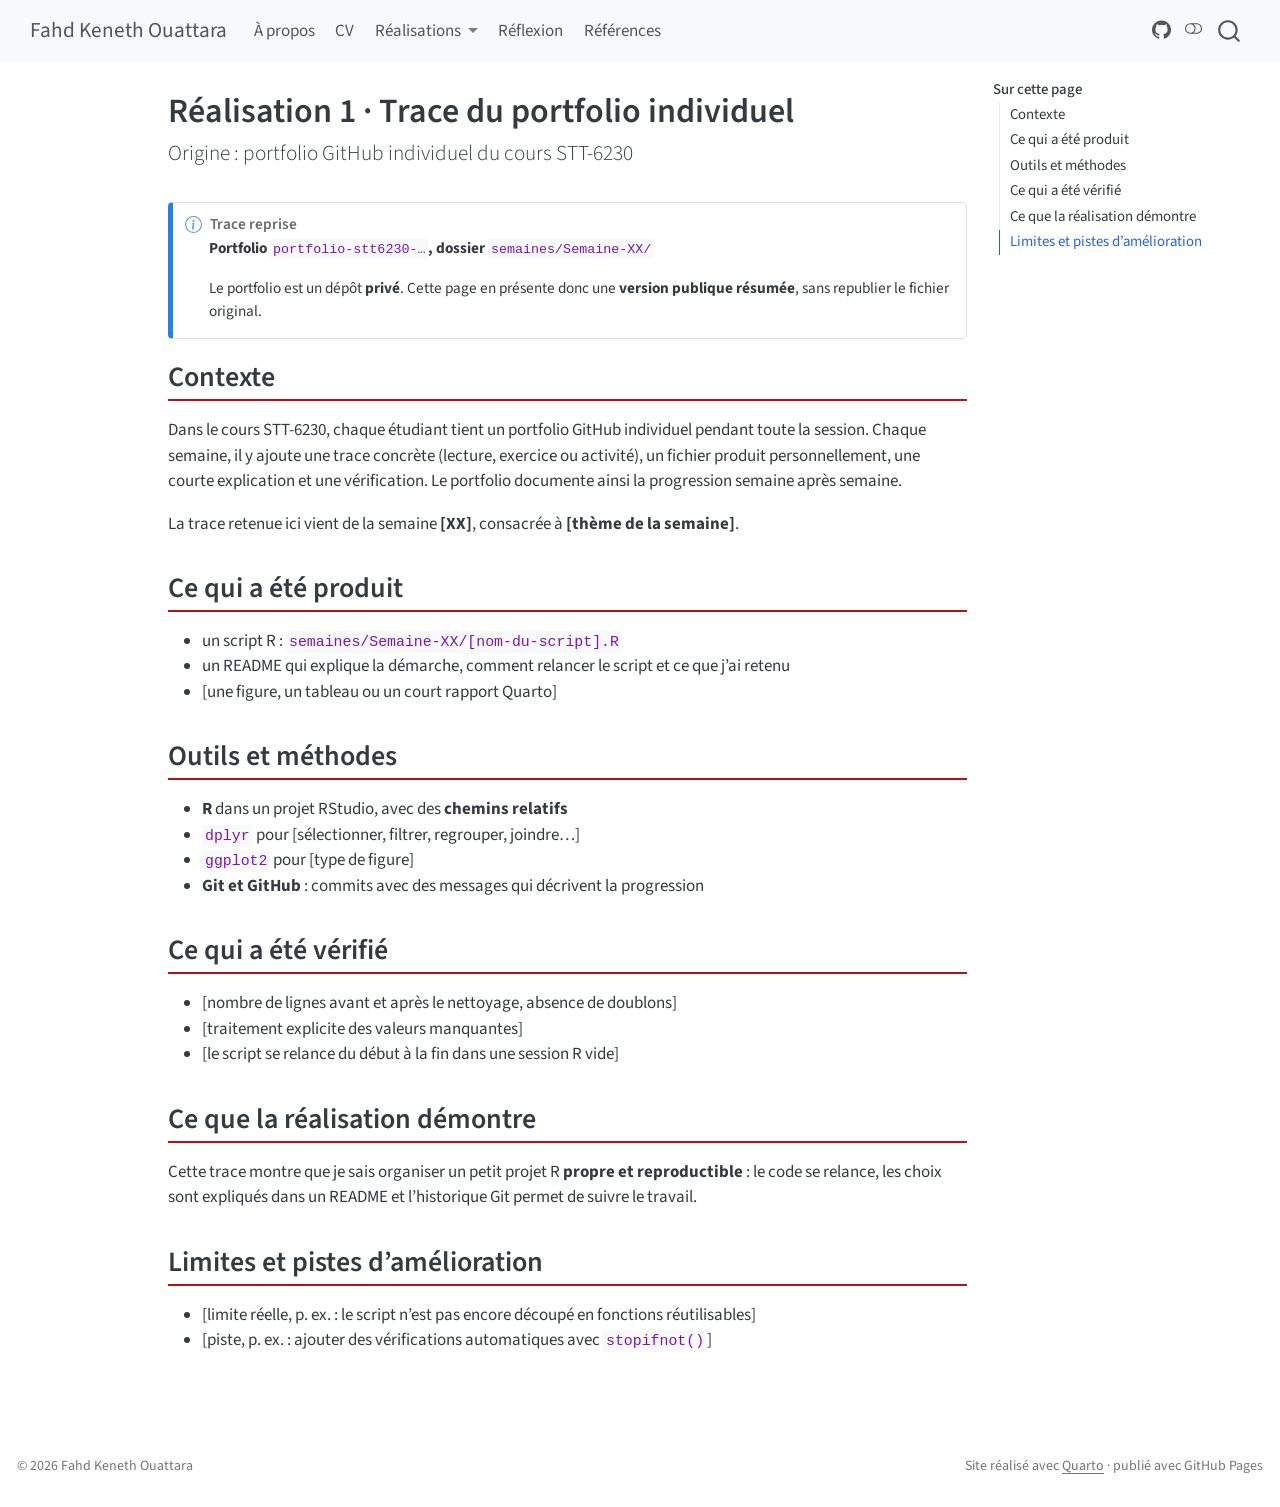
<file: docs/realisations/portfolio-individuel.html>
<!DOCTYPE html>
<html xmlns="http://www.w3.org/1999/xhtml" lang="fr" xml:lang="fr"><head>

<meta charset="utf-8">
<meta name="generator" content="quarto-1.7.32">

<meta name="viewport" content="width=device-width, initial-scale=1.0, user-scalable=yes">


<title>Réalisation 1 · Trace du portfolio individuel – Fahd Keneth Ouattara</title>
<style>
code{white-space: pre-wrap;}
span.smallcaps{font-variant: small-caps;}
div.columns{display: flex; gap: min(4vw, 1.5em);}
div.column{flex: auto; overflow-x: auto;}
div.hanging-indent{margin-left: 1.5em; text-indent: -1.5em;}
ul.task-list{list-style: none;}
ul.task-list li input[type="checkbox"] {
  width: 0.8em;
  margin: 0 0.8em 0.2em -1em; /* quarto-specific, see https://github.com/quarto-dev/quarto-cli/issues/4556 */ 
  vertical-align: middle;
}
</style>


<script src="../site_libs/quarto-nav/quarto-nav.js"></script>
<script src="../site_libs/quarto-nav/headroom.min.js"></script>
<script src="../site_libs/clipboard/clipboard.min.js"></script>
<script src="../site_libs/quarto-search/autocomplete.umd.js"></script>
<script src="../site_libs/quarto-search/fuse.min.js"></script>
<script src="../site_libs/quarto-search/quarto-search.js"></script>
<meta name="quarto:offset" content="../">
<script src="../site_libs/quarto-html/quarto.js" type="module"></script>
<script src="../site_libs/quarto-html/tabsets/tabsets.js" type="module"></script>
<script src="../site_libs/quarto-html/popper.min.js"></script>
<script src="../site_libs/quarto-html/tippy.umd.min.js"></script>
<script src="../site_libs/quarto-html/anchor.min.js"></script>
<link href="../site_libs/quarto-html/tippy.css" rel="stylesheet">
<link href="../site_libs/quarto-html/quarto-syntax-highlighting-37eea08aefeeee20ff55810ff984fec1.css" rel="stylesheet" class="quarto-color-scheme" id="quarto-text-highlighting-styles">
<link href="../site_libs/quarto-html/quarto-syntax-highlighting-dark-2fef5ea3f8957b3e4ecc936fc74692ca.css" rel="stylesheet" class="quarto-color-scheme quarto-color-alternate" id="quarto-text-highlighting-styles">
<link href="../site_libs/quarto-html/quarto-syntax-highlighting-37eea08aefeeee20ff55810ff984fec1.css" rel="stylesheet" class="quarto-color-scheme-extra" id="quarto-text-highlighting-styles">
<script src="../site_libs/bootstrap/bootstrap.min.js"></script>
<link href="../site_libs/bootstrap/bootstrap-icons.css" rel="stylesheet">
<link href="../site_libs/bootstrap/bootstrap-bb05f5d0074da2129d766b238819cd35.min.css" rel="stylesheet" append-hash="true" class="quarto-color-scheme" id="quarto-bootstrap" data-mode="light">
<link href="../site_libs/bootstrap/bootstrap-dark-d34bf5fa23929f33ad2b3f80c188d338.min.css" rel="stylesheet" append-hash="true" class="quarto-color-scheme quarto-color-alternate" id="quarto-bootstrap" data-mode="dark">
<link href="../site_libs/bootstrap/bootstrap-bb05f5d0074da2129d766b238819cd35.min.css" rel="stylesheet" append-hash="true" class="quarto-color-scheme-extra" id="quarto-bootstrap" data-mode="light">
<script id="quarto-search-options" type="application/json">{
  "location": "navbar",
  "copy-button": false,
  "collapse-after": 3,
  "panel-placement": "end",
  "type": "overlay",
  "limit": 50,
  "keyboard-shortcut": [
    "f",
    "/",
    "s"
  ],
  "show-item-context": false,
  "language": {
    "search-no-results-text": "Pas de résultats",
    "search-matching-documents-text": "documents trouvés",
    "search-copy-link-title": "Copier le lien vers la recherche",
    "search-hide-matches-text": "Cacher les correspondances additionnelles",
    "search-more-match-text": "correspondance de plus dans ce document",
    "search-more-matches-text": "correspondances de plus dans ce document",
    "search-clear-button-title": "Effacer",
    "search-text-placeholder": "",
    "search-detached-cancel-button-title": "Annuler",
    "search-submit-button-title": "Envoyer",
    "search-label": "Recherche"
  }
}</script>


<link rel="stylesheet" href="../styles.css">
</head>

<body class="nav-fixed quarto-light"><script id="quarto-html-before-body" type="application/javascript">
    const toggleBodyColorMode = (bsSheetEl) => {
      const mode = bsSheetEl.getAttribute("data-mode");
      const bodyEl = window.document.querySelector("body");
      if (mode === "dark") {
        bodyEl.classList.add("quarto-dark");
        bodyEl.classList.remove("quarto-light");
      } else {
        bodyEl.classList.add("quarto-light");
        bodyEl.classList.remove("quarto-dark");
      }
    }
    const toggleBodyColorPrimary = () => {
      const bsSheetEl = window.document.querySelector("link#quarto-bootstrap:not([rel=disabled-stylesheet])");
      if (bsSheetEl) {
        toggleBodyColorMode(bsSheetEl);
      }
    }
    const setColorSchemeToggle = (alternate) => {
      const toggles = window.document.querySelectorAll('.quarto-color-scheme-toggle');
      for (let i=0; i < toggles.length; i++) {
        const toggle = toggles[i];
        if (toggle) {
          if (alternate) {
            toggle.classList.add("alternate");
          } else {
            toggle.classList.remove("alternate");
          }
        }
      }
    };
    const toggleColorMode = (alternate) => {
      // Switch the stylesheets
      const primaryStylesheets = window.document.querySelectorAll('link.quarto-color-scheme:not(.quarto-color-alternate)');
      const alternateStylesheets = window.document.querySelectorAll('link.quarto-color-scheme.quarto-color-alternate');
      manageTransitions('#quarto-margin-sidebar .nav-link', false);
      if (alternate) {
        // note: dark is layered on light, we don't disable primary!
        enableStylesheet(alternateStylesheets);
        for (const sheetNode of alternateStylesheets) {
          if (sheetNode.id === "quarto-bootstrap") {
            toggleBodyColorMode(sheetNode);
          }
        }
      } else {
        disableStylesheet(alternateStylesheets);
        enableStylesheet(primaryStylesheets)
        toggleBodyColorPrimary();
      }
      manageTransitions('#quarto-margin-sidebar .nav-link', true);
      // Switch the toggles
      setColorSchemeToggle(alternate)
      // Hack to workaround the fact that safari doesn't
      // properly recolor the scrollbar when toggling (#1455)
      if (navigator.userAgent.indexOf('Safari') > 0 && navigator.userAgent.indexOf('Chrome') == -1) {
        manageTransitions("body", false);
        window.scrollTo(0, 1);
        setTimeout(() => {
          window.scrollTo(0, 0);
          manageTransitions("body", true);
        }, 40);
      }
    }
    const disableStylesheet = (stylesheets) => {
      for (let i=0; i < stylesheets.length; i++) {
        const stylesheet = stylesheets[i];
        stylesheet.rel = 'disabled-stylesheet';
      }
    }
    const enableStylesheet = (stylesheets) => {
      for (let i=0; i < stylesheets.length; i++) {
        const stylesheet = stylesheets[i];
        if(stylesheet.rel !== 'stylesheet') { // for Chrome, which will still FOUC without this check
          stylesheet.rel = 'stylesheet';
        }
      }
    }
    const manageTransitions = (selector, allowTransitions) => {
      const els = window.document.querySelectorAll(selector);
      for (let i=0; i < els.length; i++) {
        const el = els[i];
        if (allowTransitions) {
          el.classList.remove('notransition');
        } else {
          el.classList.add('notransition');
        }
      }
    }
    const isFileUrl = () => {
      return window.location.protocol === 'file:';
    }
    const hasAlternateSentinel = () => {
      let styleSentinel = getColorSchemeSentinel();
      if (styleSentinel !== null) {
        return styleSentinel === "alternate";
      } else {
        return false;
      }
    }
    const setStyleSentinel = (alternate) => {
      const value = alternate ? "alternate" : "default";
      if (!isFileUrl()) {
        window.localStorage.setItem("quarto-color-scheme", value);
      } else {
        localAlternateSentinel = value;
      }
    }
    const getColorSchemeSentinel = () => {
      if (!isFileUrl()) {
        const storageValue = window.localStorage.getItem("quarto-color-scheme");
        return storageValue != null ? storageValue : localAlternateSentinel;
      } else {
        return localAlternateSentinel;
      }
    }
    const toggleGiscusIfUsed = (isAlternate, darkModeDefault) => {
      const baseTheme = document.querySelector('#giscus-base-theme')?.value ?? 'light';
      const alternateTheme = document.querySelector('#giscus-alt-theme')?.value ?? 'dark';
      let newTheme = '';
      if(authorPrefersDark) {
        newTheme = isAlternate ? baseTheme : alternateTheme;
      } else {
        newTheme = isAlternate ? alternateTheme : baseTheme;
      }
      const changeGiscusTheme = () => {
        // From: https://github.com/giscus/giscus/issues/336
        const sendMessage = (message) => {
          const iframe = document.querySelector('iframe.giscus-frame');
          if (!iframe) return;
          iframe.contentWindow.postMessage({ giscus: message }, 'https://giscus.app');
        }
        sendMessage({
          setConfig: {
            theme: newTheme
          }
        });
      }
      const isGiscussLoaded = window.document.querySelector('iframe.giscus-frame') !== null;
      if (isGiscussLoaded) {
        changeGiscusTheme();
      }
    };
    const authorPrefersDark = false;
    const darkModeDefault = authorPrefersDark;
      document.querySelector('link#quarto-text-highlighting-styles.quarto-color-scheme-extra').rel = 'disabled-stylesheet';
      document.querySelector('link#quarto-bootstrap.quarto-color-scheme-extra').rel = 'disabled-stylesheet';
    let localAlternateSentinel = darkModeDefault ? 'alternate' : 'default';
    // Dark / light mode switch
    window.quartoToggleColorScheme = () => {
      // Read the current dark / light value
      let toAlternate = !hasAlternateSentinel();
      toggleColorMode(toAlternate);
      setStyleSentinel(toAlternate);
      toggleGiscusIfUsed(toAlternate, darkModeDefault);
      window.dispatchEvent(new Event('resize'));
    };
    // Switch to dark mode if need be
    if (hasAlternateSentinel()) {
      toggleColorMode(true);
    } else {
      toggleColorMode(false);
    }
  </script>

<div id="quarto-search-results"></div>
  <header id="quarto-header" class="headroom fixed-top">
    <nav class="navbar navbar-expand-lg " data-bs-theme="dark">
      <div class="navbar-container container-fluid">
      <div class="navbar-brand-container mx-auto">
    <a class="navbar-brand" href="../index.html">
    <span class="navbar-title">Fahd Keneth Ouattara</span>
    </a>
  </div>
            <div id="quarto-search" class="" title="Recherche"></div>
          <button class="navbar-toggler" type="button" data-bs-toggle="collapse" data-bs-target="#navbarCollapse" aria-controls="navbarCollapse" role="menu" aria-expanded="false" aria-label="Basculer la navigation" onclick="if (window.quartoToggleHeadroom) { window.quartoToggleHeadroom(); }">
  <span class="navbar-toggler-icon"></span>
</button>
          <div class="collapse navbar-collapse" id="navbarCollapse">
            <ul class="navbar-nav navbar-nav-scroll me-auto">
  <li class="nav-item">
    <a class="nav-link" href="../index.html"> 
<span class="menu-text">À propos</span></a>
  </li>  
  <li class="nav-item">
    <a class="nav-link" href="../cv.html"> 
<span class="menu-text">CV</span></a>
  </li>  
  <li class="nav-item dropdown ">
    <a class="nav-link dropdown-toggle" href="#" id="nav-menu-réalisations" role="link" data-bs-toggle="dropdown" aria-expanded="false">
 <span class="menu-text">Réalisations</span>
    </a>
    <ul class="dropdown-menu" aria-labelledby="nav-menu-réalisations">    
        <li>
    <a class="dropdown-item" href="../realisations.html">
 <span class="dropdown-text">Vue d’ensemble</span></a>
  </li>  
        <li><hr class="dropdown-divider"></li>
        <li class="dropdown-header">Réalisations commentées</li>
        <li>
    <a class="dropdown-item" href="../realisations/portfolio-individuel.html">
 <span class="dropdown-text">1 · Trace du portfolio individuel</span></a>
  </li>  
        <li>
    <a class="dropdown-item" href="../realisations/projet-equipe-acp.html">
 <span class="dropdown-text">2 · Projet d’équipe : tutoriel ACP</span></a>
  </li>  
        <li><hr class="dropdown-divider"></li>
        <li class="dropdown-header">Autres projets</li>
        <li>
    <a class="dropdown-item" href="../realisations/taln-travaux.html">
 <span class="dropdown-text">Traitement automatique de la langue</span></a>
  </li>  
        <li>
    <a class="dropdown-item" href="../realisations/analyse-donnees.html">
 <span class="dropdown-text">Analyse de données</span></a>
  </li>  
    </ul>
  </li>
  <li class="nav-item">
    <a class="nav-link" href="../reflexion.html"> 
<span class="menu-text">Réflexion</span></a>
  </li>  
  <li class="nav-item">
    <a class="nav-link" href="../references.html"> 
<span class="menu-text">Références</span></a>
  </li>  
</ul>
            <ul class="navbar-nav navbar-nav-scroll ms-auto">
  <li class="nav-item compact">
    <a class="nav-link" href="https://github.com/Kenethouattara"> <i class="bi bi-github" role="img" aria-label="GitHub">
</i> 
<span class="menu-text"></span></a>
  </li>  
</ul>
          </div> <!-- /navcollapse -->
            <div class="quarto-navbar-tools">
  <a href="" class="quarto-color-scheme-toggle quarto-navigation-tool  px-1" onclick="window.quartoToggleColorScheme(); return false;" title="Basculer le mode sombre"><i class="bi"></i></a>
</div>
      </div> <!-- /container-fluid -->
    </nav>
</header>
<!-- content -->
<div id="quarto-content" class="quarto-container page-columns page-rows-contents page-layout-article page-navbar">
<!-- sidebar -->
<!-- margin-sidebar -->
    <div id="quarto-margin-sidebar" class="sidebar margin-sidebar">
        <nav id="TOC" role="doc-toc" class="toc-active">
    <h2 id="toc-title">Sur cette page</h2>
   
  <ul>
  <li><a href="#contexte" id="toc-contexte" class="nav-link active" data-scroll-target="#contexte">Contexte</a></li>
  <li><a href="#ce-qui-a-été-produit" id="toc-ce-qui-a-été-produit" class="nav-link" data-scroll-target="#ce-qui-a-été-produit">Ce qui a été produit</a></li>
  <li><a href="#outils-et-méthodes" id="toc-outils-et-méthodes" class="nav-link" data-scroll-target="#outils-et-méthodes">Outils et méthodes</a></li>
  <li><a href="#ce-qui-a-été-vérifié" id="toc-ce-qui-a-été-vérifié" class="nav-link" data-scroll-target="#ce-qui-a-été-vérifié">Ce qui a été vérifié</a></li>
  <li><a href="#ce-que-la-réalisation-démontre" id="toc-ce-que-la-réalisation-démontre" class="nav-link" data-scroll-target="#ce-que-la-réalisation-démontre">Ce que la réalisation démontre</a></li>
  <li><a href="#limites-et-pistes-damélioration" id="toc-limites-et-pistes-damélioration" class="nav-link" data-scroll-target="#limites-et-pistes-damélioration">Limites et pistes d’amélioration</a></li>
  </ul>
</nav>
    </div>
<!-- main -->
<main class="content" id="quarto-document-content">


<header id="title-block-header" class="quarto-title-block default">
<div class="quarto-title">
<h1 class="title">Réalisation 1 · Trace du portfolio individuel</h1>
<p class="subtitle lead">Origine : portfolio GitHub individuel du cours STT-6230</p>
</div>



<div class="quarto-title-meta">

    
  
    
  </div>
  


</header>


<div class="callout callout-style-simple callout-note callout-titled">
<div class="callout-header d-flex align-content-center">
<div class="callout-icon-container">
<i class="callout-icon"></i>
</div>
<div class="callout-title-container flex-fill">
Trace reprise
</div>
</div>
<div class="callout-body-container callout-body">
<p><strong>Portfolio <code>portfolio-stt6230-…</code>, dossier <code>semaines/Semaine-XX/</code></strong> <!-- À COMPLÉTER : numéro et titre exacts --></p>
<p>Le portfolio est un dépôt <strong>privé</strong>. Cette page en présente donc une <strong>version publique résumée</strong>, sans republier le fichier original.</p>
</div>
</div>
<section id="contexte" class="level2">
<h2 class="anchored" data-anchor-id="contexte">Contexte</h2>
<p>Dans le cours STT-6230, chaque étudiant tient un portfolio GitHub individuel pendant toute la session. Chaque semaine, il y ajoute une trace concrète (lecture, exercice ou activité), un fichier produit personnellement, une courte explication et une vérification. Le portfolio documente ainsi la progression semaine après semaine.</p>
<p>La trace retenue ici vient de la semaine <strong>[XX]</strong>, consacrée à <strong>[thème de la semaine]</strong>. <!-- À COMPLÉTER. Suggestion : la figure produite et interprétée sans IA après le défi 1
(module « Introduction aux graphiques en R »), ou le travail sur les jointures et les
valeurs manquantes. --></p>
</section>
<section id="ce-qui-a-été-produit" class="level2">
<h2 class="anchored" data-anchor-id="ce-qui-a-été-produit">Ce qui a été produit</h2>
<ul>
<li>un script R : <code>semaines/Semaine-XX/[nom-du-script].R</code> <!-- À COMPLÉTER --></li>
<li>un README qui explique la démarche, comment relancer le script et ce que j’ai retenu</li>
<li>[une figure, un tableau ou un court rapport Quarto] <!-- À COMPLÉTER --></li>
</ul>
</section>
<section id="outils-et-méthodes" class="level2">
<h2 class="anchored" data-anchor-id="outils-et-méthodes">Outils et méthodes</h2>
<ul>
<li><strong>R</strong> dans un projet RStudio, avec des <strong>chemins relatifs</strong></li>
<li><strong><code>dplyr</code></strong> pour [sélectionner, filtrer, regrouper, joindre…] <!-- À COMPLÉTER --></li>
<li><strong><code>ggplot2</code></strong> pour [type de figure] <!-- À COMPLÉTER --></li>
<li><strong>Git et GitHub</strong> : commits avec des messages qui décrivent la progression</li>
</ul>
</section>
<section id="ce-qui-a-été-vérifié" class="level2">
<h2 class="anchored" data-anchor-id="ce-qui-a-été-vérifié">Ce qui a été vérifié</h2>
<!-- À COMPLÉTER : décrire 2 ou 3 vérifications réellement faites, par exemple : -->
<ul>
<li>[nombre de lignes avant et après le nettoyage, absence de doublons]</li>
<li>[traitement explicite des valeurs manquantes]</li>
<li>[le script se relance du début à la fin dans une session R vide]</li>
</ul>
</section>
<section id="ce-que-la-réalisation-démontre" class="level2">
<h2 class="anchored" data-anchor-id="ce-que-la-réalisation-démontre">Ce que la réalisation démontre</h2>
<p>Cette trace montre que je sais organiser un petit projet R <strong>propre et reproductible</strong> : le code se relance, les choix sont expliqués dans un README et l’historique Git permet de suivre le travail.</p>
</section>
<section id="limites-et-pistes-damélioration" class="level2">
<h2 class="anchored" data-anchor-id="limites-et-pistes-damélioration">Limites et pistes d’amélioration</h2>
<ul>
<li>[limite réelle, p.&nbsp;ex. : le script n’est pas encore découpé en fonctions réutilisables] <!-- À COMPLÉTER --></li>
<li>[piste, p.&nbsp;ex. : ajouter des vérifications automatiques avec <code>stopifnot()</code>]</li>
</ul>


</section>

</main> <!-- /main -->
<script id="quarto-html-after-body" type="application/javascript">
  window.document.addEventListener("DOMContentLoaded", function (event) {
    // Ensure there is a toggle, if there isn't float one in the top right
    if (window.document.querySelector('.quarto-color-scheme-toggle') === null) {
      const a = window.document.createElement('a');
      a.classList.add('top-right');
      a.classList.add('quarto-color-scheme-toggle');
      a.href = "";
      a.onclick = function() { try { window.quartoToggleColorScheme(); } catch {} return false; };
      const i = window.document.createElement("i");
      i.classList.add('bi');
      a.appendChild(i);
      window.document.body.appendChild(a);
    }
    setColorSchemeToggle(hasAlternateSentinel())
    const icon = "";
    const anchorJS = new window.AnchorJS();
    anchorJS.options = {
      placement: 'right',
      icon: icon
    };
    anchorJS.add('.anchored');
    const isCodeAnnotation = (el) => {
      for (const clz of el.classList) {
        if (clz.startsWith('code-annotation-')) {                     
          return true;
        }
      }
      return false;
    }
    const onCopySuccess = function(e) {
      // button target
      const button = e.trigger;
      // don't keep focus
      button.blur();
      // flash "checked"
      button.classList.add('code-copy-button-checked');
      var currentTitle = button.getAttribute("title");
      button.setAttribute("title", "Copié");
      let tooltip;
      if (window.bootstrap) {
        button.setAttribute("data-bs-toggle", "tooltip");
        button.setAttribute("data-bs-placement", "left");
        button.setAttribute("data-bs-title", "Copié");
        tooltip = new bootstrap.Tooltip(button, 
          { trigger: "manual", 
            customClass: "code-copy-button-tooltip",
            offset: [0, -8]});
        tooltip.show();    
      }
      setTimeout(function() {
        if (tooltip) {
          tooltip.hide();
          button.removeAttribute("data-bs-title");
          button.removeAttribute("data-bs-toggle");
          button.removeAttribute("data-bs-placement");
        }
        button.setAttribute("title", currentTitle);
        button.classList.remove('code-copy-button-checked');
      }, 1000);
      // clear code selection
      e.clearSelection();
    }
    const getTextToCopy = function(trigger) {
        const codeEl = trigger.previousElementSibling.cloneNode(true);
        for (const childEl of codeEl.children) {
          if (isCodeAnnotation(childEl)) {
            childEl.remove();
          }
        }
        return codeEl.innerText;
    }
    const clipboard = new window.ClipboardJS('.code-copy-button:not([data-in-quarto-modal])', {
      text: getTextToCopy
    });
    clipboard.on('success', onCopySuccess);
    if (window.document.getElementById('quarto-embedded-source-code-modal')) {
      const clipboardModal = new window.ClipboardJS('.code-copy-button[data-in-quarto-modal]', {
        text: getTextToCopy,
        container: window.document.getElementById('quarto-embedded-source-code-modal')
      });
      clipboardModal.on('success', onCopySuccess);
    }
      var localhostRegex = new RegExp(/^(?:http|https):\/\/localhost\:?[0-9]*\//);
      var mailtoRegex = new RegExp(/^mailto:/);
        var filterRegex = new RegExp("https:\/\/Kenethouattara\.github\.io\/site-quarto-personnel\/");
      var isInternal = (href) => {
          return filterRegex.test(href) || localhostRegex.test(href) || mailtoRegex.test(href);
      }
      // Inspect non-navigation links and adorn them if external
     var links = window.document.querySelectorAll('a[href]:not(.nav-link):not(.navbar-brand):not(.toc-action):not(.sidebar-link):not(.sidebar-item-toggle):not(.pagination-link):not(.no-external):not([aria-hidden]):not(.dropdown-item):not(.quarto-navigation-tool):not(.about-link)');
      for (var i=0; i<links.length; i++) {
        const link = links[i];
        if (!isInternal(link.href)) {
          // undo the damage that might have been done by quarto-nav.js in the case of
          // links that we want to consider external
          if (link.dataset.originalHref !== undefined) {
            link.href = link.dataset.originalHref;
          }
        }
      }
    function tippyHover(el, contentFn, onTriggerFn, onUntriggerFn) {
      const config = {
        allowHTML: true,
        maxWidth: 500,
        delay: 100,
        arrow: false,
        appendTo: function(el) {
            return el.parentElement;
        },
        interactive: true,
        interactiveBorder: 10,
        theme: 'quarto',
        placement: 'bottom-start',
      };
      if (contentFn) {
        config.content = contentFn;
      }
      if (onTriggerFn) {
        config.onTrigger = onTriggerFn;
      }
      if (onUntriggerFn) {
        config.onUntrigger = onUntriggerFn;
      }
      window.tippy(el, config); 
    }
    const noterefs = window.document.querySelectorAll('a[role="doc-noteref"]');
    for (var i=0; i<noterefs.length; i++) {
      const ref = noterefs[i];
      tippyHover(ref, function() {
        // use id or data attribute instead here
        let href = ref.getAttribute('data-footnote-href') || ref.getAttribute('href');
        try { href = new URL(href).hash; } catch {}
        const id = href.replace(/^#\/?/, "");
        const note = window.document.getElementById(id);
        if (note) {
          return note.innerHTML;
        } else {
          return "";
        }
      });
    }
    const xrefs = window.document.querySelectorAll('a.quarto-xref');
    const processXRef = (id, note) => {
      // Strip column container classes
      const stripColumnClz = (el) => {
        el.classList.remove("page-full", "page-columns");
        if (el.children) {
          for (const child of el.children) {
            stripColumnClz(child);
          }
        }
      }
      stripColumnClz(note)
      if (id === null || id.startsWith('sec-')) {
        // Special case sections, only their first couple elements
        const container = document.createElement("div");
        if (note.children && note.children.length > 2) {
          container.appendChild(note.children[0].cloneNode(true));
          for (let i = 1; i < note.children.length; i++) {
            const child = note.children[i];
            if (child.tagName === "P" && child.innerText === "") {
              continue;
            } else {
              container.appendChild(child.cloneNode(true));
              break;
            }
          }
          if (window.Quarto?.typesetMath) {
            window.Quarto.typesetMath(container);
          }
          return container.innerHTML
        } else {
          if (window.Quarto?.typesetMath) {
            window.Quarto.typesetMath(note);
          }
          return note.innerHTML;
        }
      } else {
        // Remove any anchor links if they are present
        const anchorLink = note.querySelector('a.anchorjs-link');
        if (anchorLink) {
          anchorLink.remove();
        }
        if (window.Quarto?.typesetMath) {
          window.Quarto.typesetMath(note);
        }
        if (note.classList.contains("callout")) {
          return note.outerHTML;
        } else {
          return note.innerHTML;
        }
      }
    }
    for (var i=0; i<xrefs.length; i++) {
      const xref = xrefs[i];
      tippyHover(xref, undefined, function(instance) {
        instance.disable();
        let url = xref.getAttribute('href');
        let hash = undefined; 
        if (url.startsWith('#')) {
          hash = url;
        } else {
          try { hash = new URL(url).hash; } catch {}
        }
        if (hash) {
          const id = hash.replace(/^#\/?/, "");
          const note = window.document.getElementById(id);
          if (note !== null) {
            try {
              const html = processXRef(id, note.cloneNode(true));
              instance.setContent(html);
            } finally {
              instance.enable();
              instance.show();
            }
          } else {
            // See if we can fetch this
            fetch(url.split('#')[0])
            .then(res => res.text())
            .then(html => {
              const parser = new DOMParser();
              const htmlDoc = parser.parseFromString(html, "text/html");
              const note = htmlDoc.getElementById(id);
              if (note !== null) {
                const html = processXRef(id, note);
                instance.setContent(html);
              } 
            }).finally(() => {
              instance.enable();
              instance.show();
            });
          }
        } else {
          // See if we can fetch a full url (with no hash to target)
          // This is a special case and we should probably do some content thinning / targeting
          fetch(url)
          .then(res => res.text())
          .then(html => {
            const parser = new DOMParser();
            const htmlDoc = parser.parseFromString(html, "text/html");
            const note = htmlDoc.querySelector('main.content');
            if (note !== null) {
              // This should only happen for chapter cross references
              // (since there is no id in the URL)
              // remove the first header
              if (note.children.length > 0 && note.children[0].tagName === "HEADER") {
                note.children[0].remove();
              }
              const html = processXRef(null, note);
              instance.setContent(html);
            } 
          }).finally(() => {
            instance.enable();
            instance.show();
          });
        }
      }, function(instance) {
      });
    }
        let selectedAnnoteEl;
        const selectorForAnnotation = ( cell, annotation) => {
          let cellAttr = 'data-code-cell="' + cell + '"';
          let lineAttr = 'data-code-annotation="' +  annotation + '"';
          const selector = 'span[' + cellAttr + '][' + lineAttr + ']';
          return selector;
        }
        const selectCodeLines = (annoteEl) => {
          const doc = window.document;
          const targetCell = annoteEl.getAttribute("data-target-cell");
          const targetAnnotation = annoteEl.getAttribute("data-target-annotation");
          const annoteSpan = window.document.querySelector(selectorForAnnotation(targetCell, targetAnnotation));
          const lines = annoteSpan.getAttribute("data-code-lines").split(",");
          const lineIds = lines.map((line) => {
            return targetCell + "-" + line;
          })
          let top = null;
          let height = null;
          let parent = null;
          if (lineIds.length > 0) {
              //compute the position of the single el (top and bottom and make a div)
              const el = window.document.getElementById(lineIds[0]);
              top = el.offsetTop;
              height = el.offsetHeight;
              parent = el.parentElement.parentElement;
            if (lineIds.length > 1) {
              const lastEl = window.document.getElementById(lineIds[lineIds.length - 1]);
              const bottom = lastEl.offsetTop + lastEl.offsetHeight;
              height = bottom - top;
            }
            if (top !== null && height !== null && parent !== null) {
              // cook up a div (if necessary) and position it 
              let div = window.document.getElementById("code-annotation-line-highlight");
              if (div === null) {
                div = window.document.createElement("div");
                div.setAttribute("id", "code-annotation-line-highlight");
                div.style.position = 'absolute';
                parent.appendChild(div);
              }
              div.style.top = top - 2 + "px";
              div.style.height = height + 4 + "px";
              div.style.left = 0;
              let gutterDiv = window.document.getElementById("code-annotation-line-highlight-gutter");
              if (gutterDiv === null) {
                gutterDiv = window.document.createElement("div");
                gutterDiv.setAttribute("id", "code-annotation-line-highlight-gutter");
                gutterDiv.style.position = 'absolute';
                const codeCell = window.document.getElementById(targetCell);
                const gutter = codeCell.querySelector('.code-annotation-gutter');
                gutter.appendChild(gutterDiv);
              }
              gutterDiv.style.top = top - 2 + "px";
              gutterDiv.style.height = height + 4 + "px";
            }
            selectedAnnoteEl = annoteEl;
          }
        };
        const unselectCodeLines = () => {
          const elementsIds = ["code-annotation-line-highlight", "code-annotation-line-highlight-gutter"];
          elementsIds.forEach((elId) => {
            const div = window.document.getElementById(elId);
            if (div) {
              div.remove();
            }
          });
          selectedAnnoteEl = undefined;
        };
          // Handle positioning of the toggle
      window.addEventListener(
        "resize",
        throttle(() => {
          elRect = undefined;
          if (selectedAnnoteEl) {
            selectCodeLines(selectedAnnoteEl);
          }
        }, 10)
      );
      function throttle(fn, ms) {
      let throttle = false;
      let timer;
        return (...args) => {
          if(!throttle) { // first call gets through
              fn.apply(this, args);
              throttle = true;
          } else { // all the others get throttled
              if(timer) clearTimeout(timer); // cancel #2
              timer = setTimeout(() => {
                fn.apply(this, args);
                timer = throttle = false;
              }, ms);
          }
        };
      }
        // Attach click handler to the DT
        const annoteDls = window.document.querySelectorAll('dt[data-target-cell]');
        for (const annoteDlNode of annoteDls) {
          annoteDlNode.addEventListener('click', (event) => {
            const clickedEl = event.target;
            if (clickedEl !== selectedAnnoteEl) {
              unselectCodeLines();
              const activeEl = window.document.querySelector('dt[data-target-cell].code-annotation-active');
              if (activeEl) {
                activeEl.classList.remove('code-annotation-active');
              }
              selectCodeLines(clickedEl);
              clickedEl.classList.add('code-annotation-active');
            } else {
              // Unselect the line
              unselectCodeLines();
              clickedEl.classList.remove('code-annotation-active');
            }
          });
        }
    const findCites = (el) => {
      const parentEl = el.parentElement;
      if (parentEl) {
        const cites = parentEl.dataset.cites;
        if (cites) {
          return {
            el,
            cites: cites.split(' ')
          };
        } else {
          return findCites(el.parentElement)
        }
      } else {
        return undefined;
      }
    };
    var bibliorefs = window.document.querySelectorAll('a[role="doc-biblioref"]');
    for (var i=0; i<bibliorefs.length; i++) {
      const ref = bibliorefs[i];
      const citeInfo = findCites(ref);
      if (citeInfo) {
        tippyHover(citeInfo.el, function() {
          var popup = window.document.createElement('div');
          citeInfo.cites.forEach(function(cite) {
            var citeDiv = window.document.createElement('div');
            citeDiv.classList.add('hanging-indent');
            citeDiv.classList.add('csl-entry');
            var biblioDiv = window.document.getElementById('ref-' + cite);
            if (biblioDiv) {
              citeDiv.innerHTML = biblioDiv.innerHTML;
            }
            popup.appendChild(citeDiv);
          });
          return popup.innerHTML;
        });
      }
    }
  });
  </script>
</div> <!-- /content -->
<footer class="footer">
  <div class="nav-footer">
    <div class="nav-footer-left">
<p>© 2026 Fahd Keneth Ouattara</p>
</div>   
    <div class="nav-footer-center">
      &nbsp;
    </div>
    <div class="nav-footer-right">
<p>Site réalisé avec <a href="https://quarto.org">Quarto</a> · publié avec GitHub Pages</p>
</div>
  </div>
</footer>




</body></html>
</file>
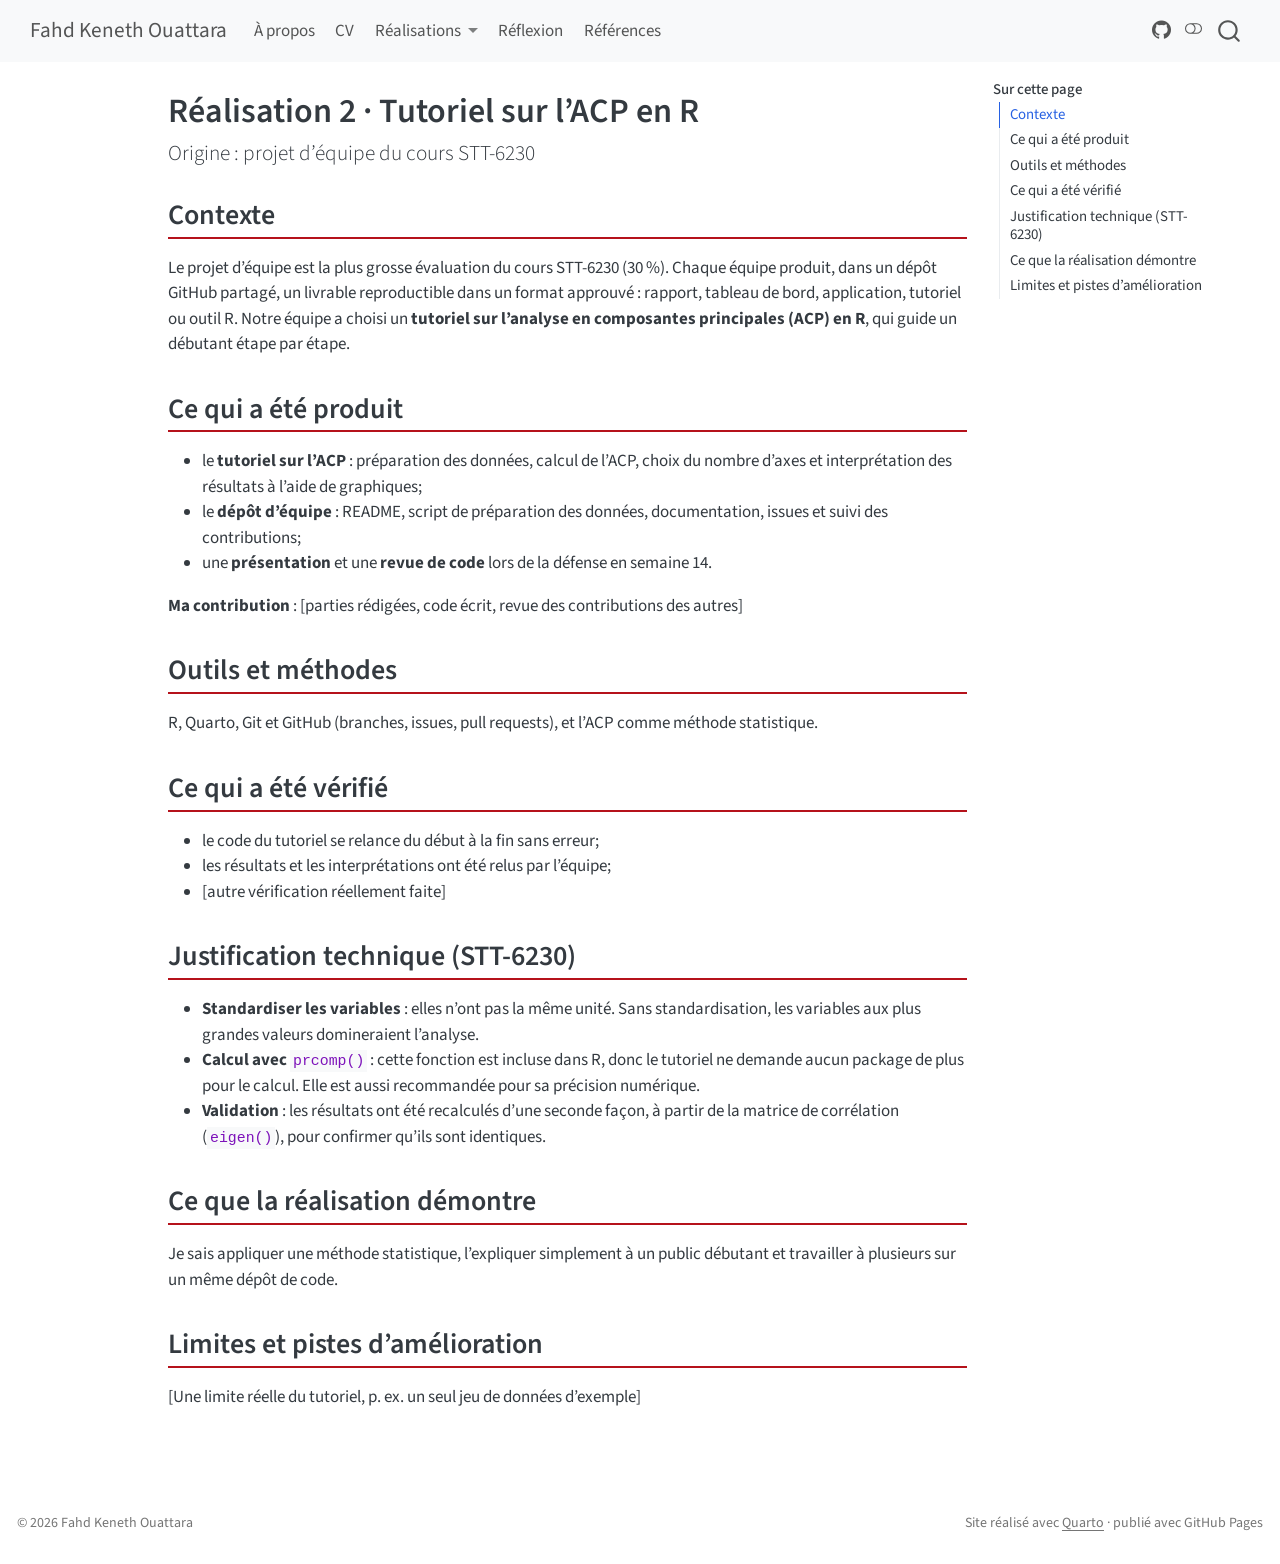
<file: docs/realisations/projet-equipe-acp.html>
<!DOCTYPE html>
<html xmlns="http://www.w3.org/1999/xhtml" lang="fr" xml:lang="fr"><head>

<meta charset="utf-8">
<meta name="generator" content="quarto-1.7.32">

<meta name="viewport" content="width=device-width, initial-scale=1.0, user-scalable=yes">


<title>Réalisation 2 · Tutoriel sur l’ACP en R – Fahd Keneth Ouattara</title>
<style>
code{white-space: pre-wrap;}
span.smallcaps{font-variant: small-caps;}
div.columns{display: flex; gap: min(4vw, 1.5em);}
div.column{flex: auto; overflow-x: auto;}
div.hanging-indent{margin-left: 1.5em; text-indent: -1.5em;}
ul.task-list{list-style: none;}
ul.task-list li input[type="checkbox"] {
  width: 0.8em;
  margin: 0 0.8em 0.2em -1em; /* quarto-specific, see https://github.com/quarto-dev/quarto-cli/issues/4556 */ 
  vertical-align: middle;
}
</style>


<script src="../site_libs/quarto-nav/quarto-nav.js"></script>
<script src="../site_libs/quarto-nav/headroom.min.js"></script>
<script src="../site_libs/clipboard/clipboard.min.js"></script>
<script src="../site_libs/quarto-search/autocomplete.umd.js"></script>
<script src="../site_libs/quarto-search/fuse.min.js"></script>
<script src="../site_libs/quarto-search/quarto-search.js"></script>
<meta name="quarto:offset" content="../">
<script src="../site_libs/quarto-html/quarto.js" type="module"></script>
<script src="../site_libs/quarto-html/tabsets/tabsets.js" type="module"></script>
<script src="../site_libs/quarto-html/popper.min.js"></script>
<script src="../site_libs/quarto-html/tippy.umd.min.js"></script>
<script src="../site_libs/quarto-html/anchor.min.js"></script>
<link href="../site_libs/quarto-html/tippy.css" rel="stylesheet">
<link href="../site_libs/quarto-html/quarto-syntax-highlighting-37eea08aefeeee20ff55810ff984fec1.css" rel="stylesheet" class="quarto-color-scheme" id="quarto-text-highlighting-styles">
<link href="../site_libs/quarto-html/quarto-syntax-highlighting-dark-2fef5ea3f8957b3e4ecc936fc74692ca.css" rel="stylesheet" class="quarto-color-scheme quarto-color-alternate" id="quarto-text-highlighting-styles">
<link href="../site_libs/quarto-html/quarto-syntax-highlighting-37eea08aefeeee20ff55810ff984fec1.css" rel="stylesheet" class="quarto-color-scheme-extra" id="quarto-text-highlighting-styles">
<script src="../site_libs/bootstrap/bootstrap.min.js"></script>
<link href="../site_libs/bootstrap/bootstrap-icons.css" rel="stylesheet">
<link href="../site_libs/bootstrap/bootstrap-bb05f5d0074da2129d766b238819cd35.min.css" rel="stylesheet" append-hash="true" class="quarto-color-scheme" id="quarto-bootstrap" data-mode="light">
<link href="../site_libs/bootstrap/bootstrap-dark-d34bf5fa23929f33ad2b3f80c188d338.min.css" rel="stylesheet" append-hash="true" class="quarto-color-scheme quarto-color-alternate" id="quarto-bootstrap" data-mode="dark">
<link href="../site_libs/bootstrap/bootstrap-bb05f5d0074da2129d766b238819cd35.min.css" rel="stylesheet" append-hash="true" class="quarto-color-scheme-extra" id="quarto-bootstrap" data-mode="light">
<script id="quarto-search-options" type="application/json">{
  "location": "navbar",
  "copy-button": false,
  "collapse-after": 3,
  "panel-placement": "end",
  "type": "overlay",
  "limit": 50,
  "keyboard-shortcut": [
    "f",
    "/",
    "s"
  ],
  "show-item-context": false,
  "language": {
    "search-no-results-text": "Pas de résultats",
    "search-matching-documents-text": "documents trouvés",
    "search-copy-link-title": "Copier le lien vers la recherche",
    "search-hide-matches-text": "Cacher les correspondances additionnelles",
    "search-more-match-text": "correspondance de plus dans ce document",
    "search-more-matches-text": "correspondances de plus dans ce document",
    "search-clear-button-title": "Effacer",
    "search-text-placeholder": "",
    "search-detached-cancel-button-title": "Annuler",
    "search-submit-button-title": "Envoyer",
    "search-label": "Recherche"
  }
}</script>


<link rel="stylesheet" href="../styles.css">
</head>

<body class="nav-fixed quarto-light"><script id="quarto-html-before-body" type="application/javascript">
    const toggleBodyColorMode = (bsSheetEl) => {
      const mode = bsSheetEl.getAttribute("data-mode");
      const bodyEl = window.document.querySelector("body");
      if (mode === "dark") {
        bodyEl.classList.add("quarto-dark");
        bodyEl.classList.remove("quarto-light");
      } else {
        bodyEl.classList.add("quarto-light");
        bodyEl.classList.remove("quarto-dark");
      }
    }
    const toggleBodyColorPrimary = () => {
      const bsSheetEl = window.document.querySelector("link#quarto-bootstrap:not([rel=disabled-stylesheet])");
      if (bsSheetEl) {
        toggleBodyColorMode(bsSheetEl);
      }
    }
    const setColorSchemeToggle = (alternate) => {
      const toggles = window.document.querySelectorAll('.quarto-color-scheme-toggle');
      for (let i=0; i < toggles.length; i++) {
        const toggle = toggles[i];
        if (toggle) {
          if (alternate) {
            toggle.classList.add("alternate");
          } else {
            toggle.classList.remove("alternate");
          }
        }
      }
    };
    const toggleColorMode = (alternate) => {
      // Switch the stylesheets
      const primaryStylesheets = window.document.querySelectorAll('link.quarto-color-scheme:not(.quarto-color-alternate)');
      const alternateStylesheets = window.document.querySelectorAll('link.quarto-color-scheme.quarto-color-alternate');
      manageTransitions('#quarto-margin-sidebar .nav-link', false);
      if (alternate) {
        // note: dark is layered on light, we don't disable primary!
        enableStylesheet(alternateStylesheets);
        for (const sheetNode of alternateStylesheets) {
          if (sheetNode.id === "quarto-bootstrap") {
            toggleBodyColorMode(sheetNode);
          }
        }
      } else {
        disableStylesheet(alternateStylesheets);
        enableStylesheet(primaryStylesheets)
        toggleBodyColorPrimary();
      }
      manageTransitions('#quarto-margin-sidebar .nav-link', true);
      // Switch the toggles
      setColorSchemeToggle(alternate)
      // Hack to workaround the fact that safari doesn't
      // properly recolor the scrollbar when toggling (#1455)
      if (navigator.userAgent.indexOf('Safari') > 0 && navigator.userAgent.indexOf('Chrome') == -1) {
        manageTransitions("body", false);
        window.scrollTo(0, 1);
        setTimeout(() => {
          window.scrollTo(0, 0);
          manageTransitions("body", true);
        }, 40);
      }
    }
    const disableStylesheet = (stylesheets) => {
      for (let i=0; i < stylesheets.length; i++) {
        const stylesheet = stylesheets[i];
        stylesheet.rel = 'disabled-stylesheet';
      }
    }
    const enableStylesheet = (stylesheets) => {
      for (let i=0; i < stylesheets.length; i++) {
        const stylesheet = stylesheets[i];
        if(stylesheet.rel !== 'stylesheet') { // for Chrome, which will still FOUC without this check
          stylesheet.rel = 'stylesheet';
        }
      }
    }
    const manageTransitions = (selector, allowTransitions) => {
      const els = window.document.querySelectorAll(selector);
      for (let i=0; i < els.length; i++) {
        const el = els[i];
        if (allowTransitions) {
          el.classList.remove('notransition');
        } else {
          el.classList.add('notransition');
        }
      }
    }
    const isFileUrl = () => {
      return window.location.protocol === 'file:';
    }
    const hasAlternateSentinel = () => {
      let styleSentinel = getColorSchemeSentinel();
      if (styleSentinel !== null) {
        return styleSentinel === "alternate";
      } else {
        return false;
      }
    }
    const setStyleSentinel = (alternate) => {
      const value = alternate ? "alternate" : "default";
      if (!isFileUrl()) {
        window.localStorage.setItem("quarto-color-scheme", value);
      } else {
        localAlternateSentinel = value;
      }
    }
    const getColorSchemeSentinel = () => {
      if (!isFileUrl()) {
        const storageValue = window.localStorage.getItem("quarto-color-scheme");
        return storageValue != null ? storageValue : localAlternateSentinel;
      } else {
        return localAlternateSentinel;
      }
    }
    const toggleGiscusIfUsed = (isAlternate, darkModeDefault) => {
      const baseTheme = document.querySelector('#giscus-base-theme')?.value ?? 'light';
      const alternateTheme = document.querySelector('#giscus-alt-theme')?.value ?? 'dark';
      let newTheme = '';
      if(authorPrefersDark) {
        newTheme = isAlternate ? baseTheme : alternateTheme;
      } else {
        newTheme = isAlternate ? alternateTheme : baseTheme;
      }
      const changeGiscusTheme = () => {
        // From: https://github.com/giscus/giscus/issues/336
        const sendMessage = (message) => {
          const iframe = document.querySelector('iframe.giscus-frame');
          if (!iframe) return;
          iframe.contentWindow.postMessage({ giscus: message }, 'https://giscus.app');
        }
        sendMessage({
          setConfig: {
            theme: newTheme
          }
        });
      }
      const isGiscussLoaded = window.document.querySelector('iframe.giscus-frame') !== null;
      if (isGiscussLoaded) {
        changeGiscusTheme();
      }
    };
    const authorPrefersDark = false;
    const darkModeDefault = authorPrefersDark;
      document.querySelector('link#quarto-text-highlighting-styles.quarto-color-scheme-extra').rel = 'disabled-stylesheet';
      document.querySelector('link#quarto-bootstrap.quarto-color-scheme-extra').rel = 'disabled-stylesheet';
    let localAlternateSentinel = darkModeDefault ? 'alternate' : 'default';
    // Dark / light mode switch
    window.quartoToggleColorScheme = () => {
      // Read the current dark / light value
      let toAlternate = !hasAlternateSentinel();
      toggleColorMode(toAlternate);
      setStyleSentinel(toAlternate);
      toggleGiscusIfUsed(toAlternate, darkModeDefault);
      window.dispatchEvent(new Event('resize'));
    };
    // Switch to dark mode if need be
    if (hasAlternateSentinel()) {
      toggleColorMode(true);
    } else {
      toggleColorMode(false);
    }
  </script>

<div id="quarto-search-results"></div>
  <header id="quarto-header" class="headroom fixed-top">
    <nav class="navbar navbar-expand-lg " data-bs-theme="dark">
      <div class="navbar-container container-fluid">
      <div class="navbar-brand-container mx-auto">
    <a class="navbar-brand" href="../index.html">
    <span class="navbar-title">Fahd Keneth Ouattara</span>
    </a>
  </div>
            <div id="quarto-search" class="" title="Recherche"></div>
          <button class="navbar-toggler" type="button" data-bs-toggle="collapse" data-bs-target="#navbarCollapse" aria-controls="navbarCollapse" role="menu" aria-expanded="false" aria-label="Basculer la navigation" onclick="if (window.quartoToggleHeadroom) { window.quartoToggleHeadroom(); }">
  <span class="navbar-toggler-icon"></span>
</button>
          <div class="collapse navbar-collapse" id="navbarCollapse">
            <ul class="navbar-nav navbar-nav-scroll me-auto">
  <li class="nav-item">
    <a class="nav-link" href="../index.html"> 
<span class="menu-text">À propos</span></a>
  </li>  
  <li class="nav-item">
    <a class="nav-link" href="../cv.html"> 
<span class="menu-text">CV</span></a>
  </li>  
  <li class="nav-item dropdown ">
    <a class="nav-link dropdown-toggle" href="#" id="nav-menu-réalisations" role="link" data-bs-toggle="dropdown" aria-expanded="false">
 <span class="menu-text">Réalisations</span>
    </a>
    <ul class="dropdown-menu" aria-labelledby="nav-menu-réalisations">    
        <li>
    <a class="dropdown-item" href="../realisations.html">
 <span class="dropdown-text">Vue d’ensemble</span></a>
  </li>  
        <li><hr class="dropdown-divider"></li>
        <li class="dropdown-header">Réalisations commentées</li>
        <li>
    <a class="dropdown-item" href="../realisations/portfolio-individuel.html">
 <span class="dropdown-text">1 · Trace du portfolio individuel</span></a>
  </li>  
        <li>
    <a class="dropdown-item" href="../realisations/projet-equipe-acp.html">
 <span class="dropdown-text">2 · Projet d’équipe : tutoriel ACP</span></a>
  </li>  
        <li><hr class="dropdown-divider"></li>
        <li class="dropdown-header">Autres projets</li>
        <li>
    <a class="dropdown-item" href="../realisations/taln-travaux.html">
 <span class="dropdown-text">Traitement automatique de la langue</span></a>
  </li>  
        <li>
    <a class="dropdown-item" href="../realisations/analyse-donnees.html">
 <span class="dropdown-text">Analyse de données</span></a>
  </li>  
    </ul>
  </li>
  <li class="nav-item">
    <a class="nav-link" href="../reflexion.html"> 
<span class="menu-text">Réflexion</span></a>
  </li>  
  <li class="nav-item">
    <a class="nav-link" href="../references.html"> 
<span class="menu-text">Références</span></a>
  </li>  
</ul>
            <ul class="navbar-nav navbar-nav-scroll ms-auto">
  <li class="nav-item compact">
    <a class="nav-link" href="https://github.com/Kenethouattara"> <i class="bi bi-github" role="img" aria-label="GitHub">
</i> 
<span class="menu-text"></span></a>
  </li>  
</ul>
          </div> <!-- /navcollapse -->
            <div class="quarto-navbar-tools">
  <a href="" class="quarto-color-scheme-toggle quarto-navigation-tool  px-1" onclick="window.quartoToggleColorScheme(); return false;" title="Basculer le mode sombre"><i class="bi"></i></a>
</div>
      </div> <!-- /container-fluid -->
    </nav>
</header>
<!-- content -->
<div id="quarto-content" class="quarto-container page-columns page-rows-contents page-layout-article page-navbar">
<!-- sidebar -->
<!-- margin-sidebar -->
    <div id="quarto-margin-sidebar" class="sidebar margin-sidebar">
        <nav id="TOC" role="doc-toc" class="toc-active">
    <h2 id="toc-title">Sur cette page</h2>
   
  <ul>
  <li><a href="#contexte" id="toc-contexte" class="nav-link active" data-scroll-target="#contexte">Contexte</a></li>
  <li><a href="#ce-qui-a-été-produit" id="toc-ce-qui-a-été-produit" class="nav-link" data-scroll-target="#ce-qui-a-été-produit">Ce qui a été produit</a></li>
  <li><a href="#outils-et-méthodes" id="toc-outils-et-méthodes" class="nav-link" data-scroll-target="#outils-et-méthodes">Outils et méthodes</a></li>
  <li><a href="#ce-qui-a-été-vérifié" id="toc-ce-qui-a-été-vérifié" class="nav-link" data-scroll-target="#ce-qui-a-été-vérifié">Ce qui a été vérifié</a></li>
  <li><a href="#justification-technique-stt-6230" id="toc-justification-technique-stt-6230" class="nav-link" data-scroll-target="#justification-technique-stt-6230">Justification technique (STT-6230)</a></li>
  <li><a href="#ce-que-la-réalisation-démontre" id="toc-ce-que-la-réalisation-démontre" class="nav-link" data-scroll-target="#ce-que-la-réalisation-démontre">Ce que la réalisation démontre</a></li>
  <li><a href="#limites-et-pistes-damélioration" id="toc-limites-et-pistes-damélioration" class="nav-link" data-scroll-target="#limites-et-pistes-damélioration">Limites et pistes d’amélioration</a></li>
  </ul>
</nav>
    </div>
<!-- main -->
<main class="content" id="quarto-document-content">


<header id="title-block-header" class="quarto-title-block default">
<div class="quarto-title">
<h1 class="title">Réalisation 2 · Tutoriel sur l’ACP en R</h1>
<p class="subtitle lead">Origine : projet d’équipe du cours STT-6230</p>
</div>



<div class="quarto-title-meta">

    
  
    
  </div>
  


</header>


<section id="contexte" class="level2">
<h2 class="anchored" data-anchor-id="contexte">Contexte</h2>
<p>Le projet d’équipe est la plus grosse évaluation du cours STT-6230 (30 %). Chaque équipe produit, dans un dépôt GitHub partagé, un livrable reproductible dans un format approuvé : rapport, tableau de bord, application, tutoriel ou outil R. Notre équipe a choisi un <strong>tutoriel sur l’analyse en composantes principales (ACP) en R</strong>, qui guide un débutant étape par étape.</p>
</section>
<section id="ce-qui-a-été-produit" class="level2">
<h2 class="anchored" data-anchor-id="ce-qui-a-été-produit">Ce qui a été produit</h2>
<ul>
<li>le <strong>tutoriel sur l’ACP</strong> : préparation des données, calcul de l’ACP, choix du nombre d’axes et interprétation des résultats à l’aide de graphiques;</li>
<li>le <strong>dépôt d’équipe</strong> : README, script de préparation des données, documentation, issues et suivi des contributions;</li>
<li>une <strong>présentation</strong> et une <strong>revue de code</strong> lors de la défense en semaine 14.</li>
</ul>
<!-- À COMPLÉTER : format exact du tutoriel, jeu de données utilisé et lien public
si l'équipe l'autorise. -->
<p><strong>Ma contribution</strong> : [parties rédigées, code écrit, revue des contributions des autres] <!-- À COMPLÉTER --></p>
</section>
<section id="outils-et-méthodes" class="level2">
<h2 class="anchored" data-anchor-id="outils-et-méthodes">Outils et méthodes</h2>
<p>R, Quarto, Git et GitHub (branches, issues, pull requests), et l’ACP comme méthode statistique.</p>
</section>
<section id="ce-qui-a-été-vérifié" class="level2">
<h2 class="anchored" data-anchor-id="ce-qui-a-été-vérifié">Ce qui a été vérifié</h2>
<ul>
<li>le code du tutoriel se relance du début à la fin sans erreur;</li>
<li>les résultats et les interprétations ont été relus par l’équipe;</li>
<li>[autre vérification réellement faite] <!-- À COMPLÉTER --></li>
</ul>
</section>
<section id="justification-technique-stt-6230" class="level2">
<h2 class="anchored" data-anchor-id="justification-technique-stt-6230">Justification technique (STT-6230)</h2>
<!-- À VÉRIFIER : adapter ces choix à ceux réellement faits par l'équipe. -->
<ul>
<li><strong>Standardiser les variables</strong> : elles n’ont pas la même unité. Sans standardisation, les variables aux plus grandes valeurs domineraient l’analyse.</li>
<li><strong>Calcul avec <code>prcomp()</code></strong> : cette fonction est incluse dans R, donc le tutoriel ne demande aucun package de plus pour le calcul. Elle est aussi recommandée pour sa précision numérique.</li>
<li><strong>Validation</strong> : les résultats ont été recalculés d’une seconde façon, à partir de la matrice de corrélation (<code>eigen()</code>), pour confirmer qu’ils sont identiques.</li>
</ul>
</section>
<section id="ce-que-la-réalisation-démontre" class="level2">
<h2 class="anchored" data-anchor-id="ce-que-la-réalisation-démontre">Ce que la réalisation démontre</h2>
<p>Je sais appliquer une méthode statistique, l’expliquer simplement à un public débutant et travailler à plusieurs sur un même dépôt de code.</p>
</section>
<section id="limites-et-pistes-damélioration" class="level2">
<h2 class="anchored" data-anchor-id="limites-et-pistes-damélioration">Limites et pistes d’amélioration</h2>
<p>[Une limite réelle du tutoriel, p.&nbsp;ex. un seul jeu de données d’exemple] <!-- À COMPLÉTER --></p>


</section>

</main> <!-- /main -->
<script id="quarto-html-after-body" type="application/javascript">
  window.document.addEventListener("DOMContentLoaded", function (event) {
    // Ensure there is a toggle, if there isn't float one in the top right
    if (window.document.querySelector('.quarto-color-scheme-toggle') === null) {
      const a = window.document.createElement('a');
      a.classList.add('top-right');
      a.classList.add('quarto-color-scheme-toggle');
      a.href = "";
      a.onclick = function() { try { window.quartoToggleColorScheme(); } catch {} return false; };
      const i = window.document.createElement("i");
      i.classList.add('bi');
      a.appendChild(i);
      window.document.body.appendChild(a);
    }
    setColorSchemeToggle(hasAlternateSentinel())
    const icon = "";
    const anchorJS = new window.AnchorJS();
    anchorJS.options = {
      placement: 'right',
      icon: icon
    };
    anchorJS.add('.anchored');
    const isCodeAnnotation = (el) => {
      for (const clz of el.classList) {
        if (clz.startsWith('code-annotation-')) {                     
          return true;
        }
      }
      return false;
    }
    const onCopySuccess = function(e) {
      // button target
      const button = e.trigger;
      // don't keep focus
      button.blur();
      // flash "checked"
      button.classList.add('code-copy-button-checked');
      var currentTitle = button.getAttribute("title");
      button.setAttribute("title", "Copié");
      let tooltip;
      if (window.bootstrap) {
        button.setAttribute("data-bs-toggle", "tooltip");
        button.setAttribute("data-bs-placement", "left");
        button.setAttribute("data-bs-title", "Copié");
        tooltip = new bootstrap.Tooltip(button, 
          { trigger: "manual", 
            customClass: "code-copy-button-tooltip",
            offset: [0, -8]});
        tooltip.show();    
      }
      setTimeout(function() {
        if (tooltip) {
          tooltip.hide();
          button.removeAttribute("data-bs-title");
          button.removeAttribute("data-bs-toggle");
          button.removeAttribute("data-bs-placement");
        }
        button.setAttribute("title", currentTitle);
        button.classList.remove('code-copy-button-checked');
      }, 1000);
      // clear code selection
      e.clearSelection();
    }
    const getTextToCopy = function(trigger) {
        const codeEl = trigger.previousElementSibling.cloneNode(true);
        for (const childEl of codeEl.children) {
          if (isCodeAnnotation(childEl)) {
            childEl.remove();
          }
        }
        return codeEl.innerText;
    }
    const clipboard = new window.ClipboardJS('.code-copy-button:not([data-in-quarto-modal])', {
      text: getTextToCopy
    });
    clipboard.on('success', onCopySuccess);
    if (window.document.getElementById('quarto-embedded-source-code-modal')) {
      const clipboardModal = new window.ClipboardJS('.code-copy-button[data-in-quarto-modal]', {
        text: getTextToCopy,
        container: window.document.getElementById('quarto-embedded-source-code-modal')
      });
      clipboardModal.on('success', onCopySuccess);
    }
      var localhostRegex = new RegExp(/^(?:http|https):\/\/localhost\:?[0-9]*\//);
      var mailtoRegex = new RegExp(/^mailto:/);
        var filterRegex = new RegExp("https:\/\/Kenethouattara\.github\.io\/site-quarto-personnel\/");
      var isInternal = (href) => {
          return filterRegex.test(href) || localhostRegex.test(href) || mailtoRegex.test(href);
      }
      // Inspect non-navigation links and adorn them if external
     var links = window.document.querySelectorAll('a[href]:not(.nav-link):not(.navbar-brand):not(.toc-action):not(.sidebar-link):not(.sidebar-item-toggle):not(.pagination-link):not(.no-external):not([aria-hidden]):not(.dropdown-item):not(.quarto-navigation-tool):not(.about-link)');
      for (var i=0; i<links.length; i++) {
        const link = links[i];
        if (!isInternal(link.href)) {
          // undo the damage that might have been done by quarto-nav.js in the case of
          // links that we want to consider external
          if (link.dataset.originalHref !== undefined) {
            link.href = link.dataset.originalHref;
          }
        }
      }
    function tippyHover(el, contentFn, onTriggerFn, onUntriggerFn) {
      const config = {
        allowHTML: true,
        maxWidth: 500,
        delay: 100,
        arrow: false,
        appendTo: function(el) {
            return el.parentElement;
        },
        interactive: true,
        interactiveBorder: 10,
        theme: 'quarto',
        placement: 'bottom-start',
      };
      if (contentFn) {
        config.content = contentFn;
      }
      if (onTriggerFn) {
        config.onTrigger = onTriggerFn;
      }
      if (onUntriggerFn) {
        config.onUntrigger = onUntriggerFn;
      }
      window.tippy(el, config); 
    }
    const noterefs = window.document.querySelectorAll('a[role="doc-noteref"]');
    for (var i=0; i<noterefs.length; i++) {
      const ref = noterefs[i];
      tippyHover(ref, function() {
        // use id or data attribute instead here
        let href = ref.getAttribute('data-footnote-href') || ref.getAttribute('href');
        try { href = new URL(href).hash; } catch {}
        const id = href.replace(/^#\/?/, "");
        const note = window.document.getElementById(id);
        if (note) {
          return note.innerHTML;
        } else {
          return "";
        }
      });
    }
    const xrefs = window.document.querySelectorAll('a.quarto-xref');
    const processXRef = (id, note) => {
      // Strip column container classes
      const stripColumnClz = (el) => {
        el.classList.remove("page-full", "page-columns");
        if (el.children) {
          for (const child of el.children) {
            stripColumnClz(child);
          }
        }
      }
      stripColumnClz(note)
      if (id === null || id.startsWith('sec-')) {
        // Special case sections, only their first couple elements
        const container = document.createElement("div");
        if (note.children && note.children.length > 2) {
          container.appendChild(note.children[0].cloneNode(true));
          for (let i = 1; i < note.children.length; i++) {
            const child = note.children[i];
            if (child.tagName === "P" && child.innerText === "") {
              continue;
            } else {
              container.appendChild(child.cloneNode(true));
              break;
            }
          }
          if (window.Quarto?.typesetMath) {
            window.Quarto.typesetMath(container);
          }
          return container.innerHTML
        } else {
          if (window.Quarto?.typesetMath) {
            window.Quarto.typesetMath(note);
          }
          return note.innerHTML;
        }
      } else {
        // Remove any anchor links if they are present
        const anchorLink = note.querySelector('a.anchorjs-link');
        if (anchorLink) {
          anchorLink.remove();
        }
        if (window.Quarto?.typesetMath) {
          window.Quarto.typesetMath(note);
        }
        if (note.classList.contains("callout")) {
          return note.outerHTML;
        } else {
          return note.innerHTML;
        }
      }
    }
    for (var i=0; i<xrefs.length; i++) {
      const xref = xrefs[i];
      tippyHover(xref, undefined, function(instance) {
        instance.disable();
        let url = xref.getAttribute('href');
        let hash = undefined; 
        if (url.startsWith('#')) {
          hash = url;
        } else {
          try { hash = new URL(url).hash; } catch {}
        }
        if (hash) {
          const id = hash.replace(/^#\/?/, "");
          const note = window.document.getElementById(id);
          if (note !== null) {
            try {
              const html = processXRef(id, note.cloneNode(true));
              instance.setContent(html);
            } finally {
              instance.enable();
              instance.show();
            }
          } else {
            // See if we can fetch this
            fetch(url.split('#')[0])
            .then(res => res.text())
            .then(html => {
              const parser = new DOMParser();
              const htmlDoc = parser.parseFromString(html, "text/html");
              const note = htmlDoc.getElementById(id);
              if (note !== null) {
                const html = processXRef(id, note);
                instance.setContent(html);
              } 
            }).finally(() => {
              instance.enable();
              instance.show();
            });
          }
        } else {
          // See if we can fetch a full url (with no hash to target)
          // This is a special case and we should probably do some content thinning / targeting
          fetch(url)
          .then(res => res.text())
          .then(html => {
            const parser = new DOMParser();
            const htmlDoc = parser.parseFromString(html, "text/html");
            const note = htmlDoc.querySelector('main.content');
            if (note !== null) {
              // This should only happen for chapter cross references
              // (since there is no id in the URL)
              // remove the first header
              if (note.children.length > 0 && note.children[0].tagName === "HEADER") {
                note.children[0].remove();
              }
              const html = processXRef(null, note);
              instance.setContent(html);
            } 
          }).finally(() => {
            instance.enable();
            instance.show();
          });
        }
      }, function(instance) {
      });
    }
        let selectedAnnoteEl;
        const selectorForAnnotation = ( cell, annotation) => {
          let cellAttr = 'data-code-cell="' + cell + '"';
          let lineAttr = 'data-code-annotation="' +  annotation + '"';
          const selector = 'span[' + cellAttr + '][' + lineAttr + ']';
          return selector;
        }
        const selectCodeLines = (annoteEl) => {
          const doc = window.document;
          const targetCell = annoteEl.getAttribute("data-target-cell");
          const targetAnnotation = annoteEl.getAttribute("data-target-annotation");
          const annoteSpan = window.document.querySelector(selectorForAnnotation(targetCell, targetAnnotation));
          const lines = annoteSpan.getAttribute("data-code-lines").split(",");
          const lineIds = lines.map((line) => {
            return targetCell + "-" + line;
          })
          let top = null;
          let height = null;
          let parent = null;
          if (lineIds.length > 0) {
              //compute the position of the single el (top and bottom and make a div)
              const el = window.document.getElementById(lineIds[0]);
              top = el.offsetTop;
              height = el.offsetHeight;
              parent = el.parentElement.parentElement;
            if (lineIds.length > 1) {
              const lastEl = window.document.getElementById(lineIds[lineIds.length - 1]);
              const bottom = lastEl.offsetTop + lastEl.offsetHeight;
              height = bottom - top;
            }
            if (top !== null && height !== null && parent !== null) {
              // cook up a div (if necessary) and position it 
              let div = window.document.getElementById("code-annotation-line-highlight");
              if (div === null) {
                div = window.document.createElement("div");
                div.setAttribute("id", "code-annotation-line-highlight");
                div.style.position = 'absolute';
                parent.appendChild(div);
              }
              div.style.top = top - 2 + "px";
              div.style.height = height + 4 + "px";
              div.style.left = 0;
              let gutterDiv = window.document.getElementById("code-annotation-line-highlight-gutter");
              if (gutterDiv === null) {
                gutterDiv = window.document.createElement("div");
                gutterDiv.setAttribute("id", "code-annotation-line-highlight-gutter");
                gutterDiv.style.position = 'absolute';
                const codeCell = window.document.getElementById(targetCell);
                const gutter = codeCell.querySelector('.code-annotation-gutter');
                gutter.appendChild(gutterDiv);
              }
              gutterDiv.style.top = top - 2 + "px";
              gutterDiv.style.height = height + 4 + "px";
            }
            selectedAnnoteEl = annoteEl;
          }
        };
        const unselectCodeLines = () => {
          const elementsIds = ["code-annotation-line-highlight", "code-annotation-line-highlight-gutter"];
          elementsIds.forEach((elId) => {
            const div = window.document.getElementById(elId);
            if (div) {
              div.remove();
            }
          });
          selectedAnnoteEl = undefined;
        };
          // Handle positioning of the toggle
      window.addEventListener(
        "resize",
        throttle(() => {
          elRect = undefined;
          if (selectedAnnoteEl) {
            selectCodeLines(selectedAnnoteEl);
          }
        }, 10)
      );
      function throttle(fn, ms) {
      let throttle = false;
      let timer;
        return (...args) => {
          if(!throttle) { // first call gets through
              fn.apply(this, args);
              throttle = true;
          } else { // all the others get throttled
              if(timer) clearTimeout(timer); // cancel #2
              timer = setTimeout(() => {
                fn.apply(this, args);
                timer = throttle = false;
              }, ms);
          }
        };
      }
        // Attach click handler to the DT
        const annoteDls = window.document.querySelectorAll('dt[data-target-cell]');
        for (const annoteDlNode of annoteDls) {
          annoteDlNode.addEventListener('click', (event) => {
            const clickedEl = event.target;
            if (clickedEl !== selectedAnnoteEl) {
              unselectCodeLines();
              const activeEl = window.document.querySelector('dt[data-target-cell].code-annotation-active');
              if (activeEl) {
                activeEl.classList.remove('code-annotation-active');
              }
              selectCodeLines(clickedEl);
              clickedEl.classList.add('code-annotation-active');
            } else {
              // Unselect the line
              unselectCodeLines();
              clickedEl.classList.remove('code-annotation-active');
            }
          });
        }
    const findCites = (el) => {
      const parentEl = el.parentElement;
      if (parentEl) {
        const cites = parentEl.dataset.cites;
        if (cites) {
          return {
            el,
            cites: cites.split(' ')
          };
        } else {
          return findCites(el.parentElement)
        }
      } else {
        return undefined;
      }
    };
    var bibliorefs = window.document.querySelectorAll('a[role="doc-biblioref"]');
    for (var i=0; i<bibliorefs.length; i++) {
      const ref = bibliorefs[i];
      const citeInfo = findCites(ref);
      if (citeInfo) {
        tippyHover(citeInfo.el, function() {
          var popup = window.document.createElement('div');
          citeInfo.cites.forEach(function(cite) {
            var citeDiv = window.document.createElement('div');
            citeDiv.classList.add('hanging-indent');
            citeDiv.classList.add('csl-entry');
            var biblioDiv = window.document.getElementById('ref-' + cite);
            if (biblioDiv) {
              citeDiv.innerHTML = biblioDiv.innerHTML;
            }
            popup.appendChild(citeDiv);
          });
          return popup.innerHTML;
        });
      }
    }
  });
  </script>
</div> <!-- /content -->
<footer class="footer">
  <div class="nav-footer">
    <div class="nav-footer-left">
<p>© 2026 Fahd Keneth Ouattara</p>
</div>   
    <div class="nav-footer-center">
      &nbsp;
    </div>
    <div class="nav-footer-right">
<p>Site réalisé avec <a href="https://quarto.org">Quarto</a> · publié avec GitHub Pages</p>
</div>
  </div>
</footer>




</body></html>
</file>
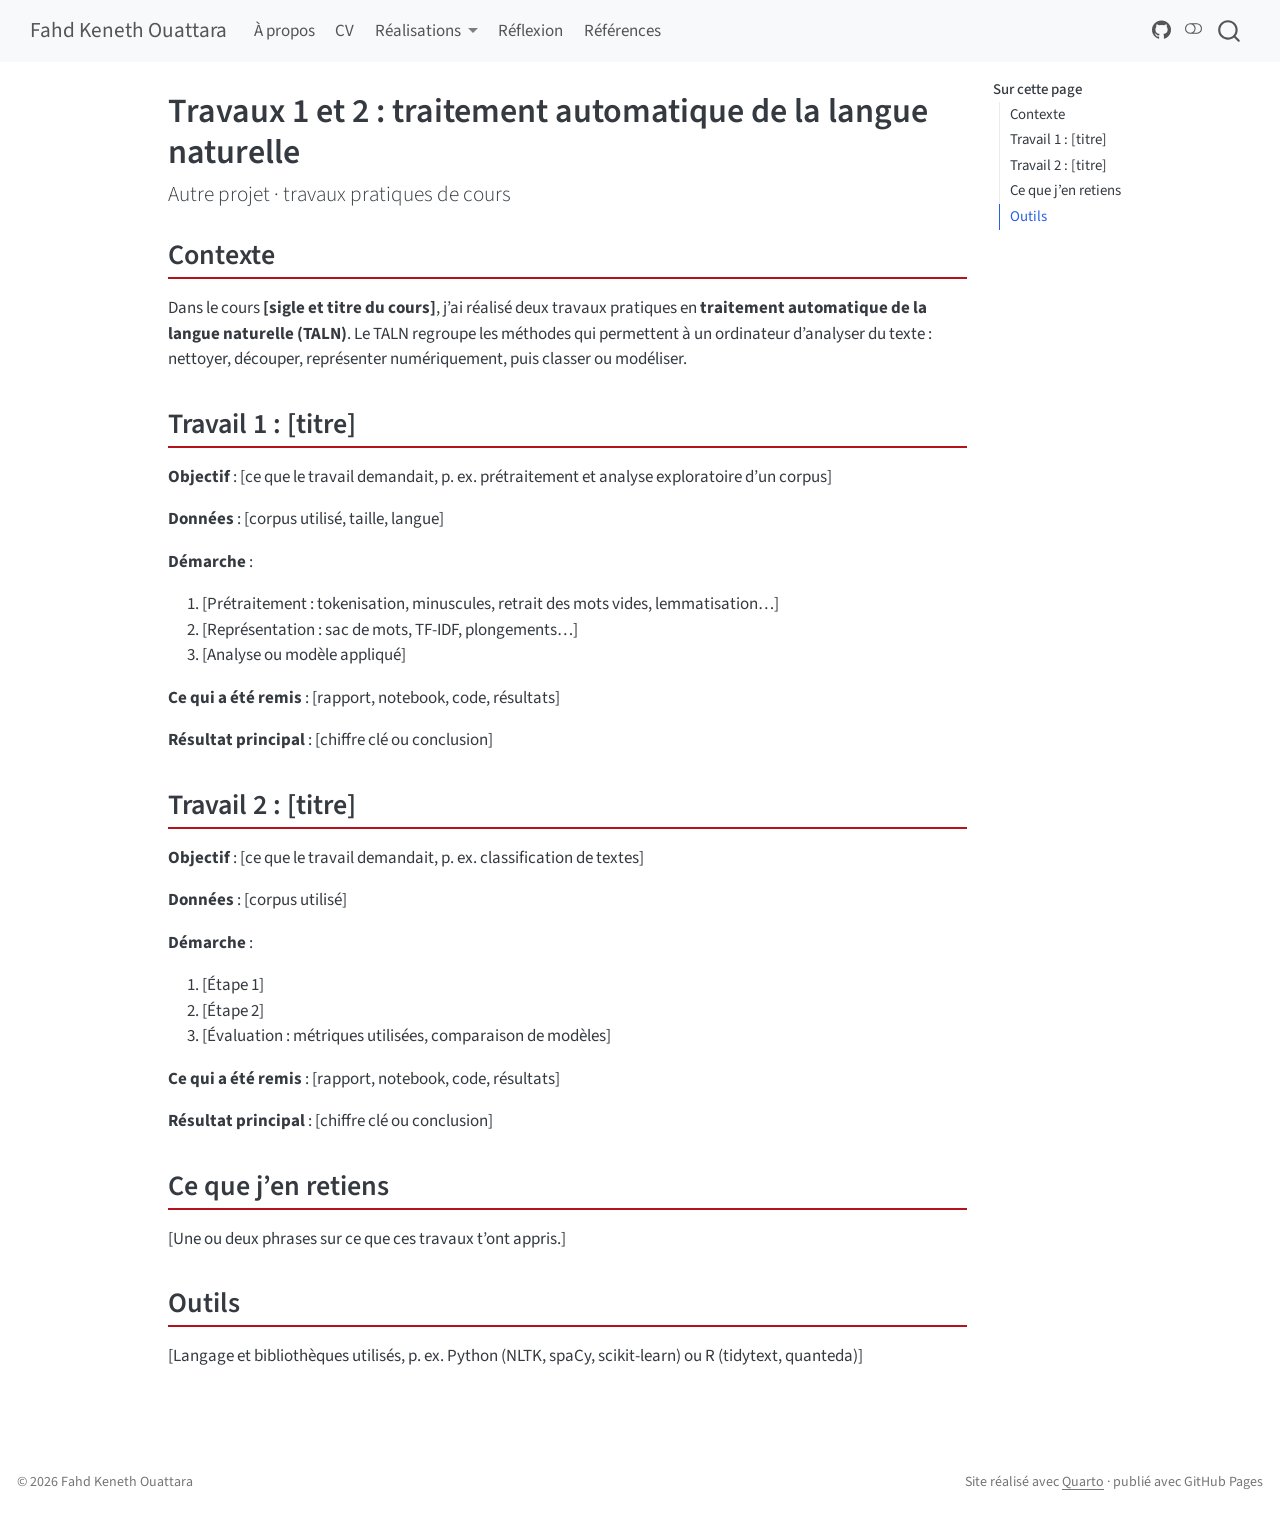
<file: docs/realisations/taln-travaux.html>
<!DOCTYPE html>
<html xmlns="http://www.w3.org/1999/xhtml" lang="fr" xml:lang="fr"><head>

<meta charset="utf-8">
<meta name="generator" content="quarto-1.7.32">

<meta name="viewport" content="width=device-width, initial-scale=1.0, user-scalable=yes">


<title>Travaux 1 et 2 : traitement automatique de la langue naturelle – Fahd Keneth Ouattara</title>
<style>
code{white-space: pre-wrap;}
span.smallcaps{font-variant: small-caps;}
div.columns{display: flex; gap: min(4vw, 1.5em);}
div.column{flex: auto; overflow-x: auto;}
div.hanging-indent{margin-left: 1.5em; text-indent: -1.5em;}
ul.task-list{list-style: none;}
ul.task-list li input[type="checkbox"] {
  width: 0.8em;
  margin: 0 0.8em 0.2em -1em; /* quarto-specific, see https://github.com/quarto-dev/quarto-cli/issues/4556 */ 
  vertical-align: middle;
}
</style>


<script src="../site_libs/quarto-nav/quarto-nav.js"></script>
<script src="../site_libs/quarto-nav/headroom.min.js"></script>
<script src="../site_libs/clipboard/clipboard.min.js"></script>
<script src="../site_libs/quarto-search/autocomplete.umd.js"></script>
<script src="../site_libs/quarto-search/fuse.min.js"></script>
<script src="../site_libs/quarto-search/quarto-search.js"></script>
<meta name="quarto:offset" content="../">
<script src="../site_libs/quarto-html/quarto.js" type="module"></script>
<script src="../site_libs/quarto-html/tabsets/tabsets.js" type="module"></script>
<script src="../site_libs/quarto-html/popper.min.js"></script>
<script src="../site_libs/quarto-html/tippy.umd.min.js"></script>
<script src="../site_libs/quarto-html/anchor.min.js"></script>
<link href="../site_libs/quarto-html/tippy.css" rel="stylesheet">
<link href="../site_libs/quarto-html/quarto-syntax-highlighting-37eea08aefeeee20ff55810ff984fec1.css" rel="stylesheet" class="quarto-color-scheme" id="quarto-text-highlighting-styles">
<link href="../site_libs/quarto-html/quarto-syntax-highlighting-dark-2fef5ea3f8957b3e4ecc936fc74692ca.css" rel="stylesheet" class="quarto-color-scheme quarto-color-alternate" id="quarto-text-highlighting-styles">
<link href="../site_libs/quarto-html/quarto-syntax-highlighting-37eea08aefeeee20ff55810ff984fec1.css" rel="stylesheet" class="quarto-color-scheme-extra" id="quarto-text-highlighting-styles">
<script src="../site_libs/bootstrap/bootstrap.min.js"></script>
<link href="../site_libs/bootstrap/bootstrap-icons.css" rel="stylesheet">
<link href="../site_libs/bootstrap/bootstrap-bb05f5d0074da2129d766b238819cd35.min.css" rel="stylesheet" append-hash="true" class="quarto-color-scheme" id="quarto-bootstrap" data-mode="light">
<link href="../site_libs/bootstrap/bootstrap-dark-d34bf5fa23929f33ad2b3f80c188d338.min.css" rel="stylesheet" append-hash="true" class="quarto-color-scheme quarto-color-alternate" id="quarto-bootstrap" data-mode="dark">
<link href="../site_libs/bootstrap/bootstrap-bb05f5d0074da2129d766b238819cd35.min.css" rel="stylesheet" append-hash="true" class="quarto-color-scheme-extra" id="quarto-bootstrap" data-mode="light">
<script id="quarto-search-options" type="application/json">{
  "location": "navbar",
  "copy-button": false,
  "collapse-after": 3,
  "panel-placement": "end",
  "type": "overlay",
  "limit": 50,
  "keyboard-shortcut": [
    "f",
    "/",
    "s"
  ],
  "show-item-context": false,
  "language": {
    "search-no-results-text": "Pas de résultats",
    "search-matching-documents-text": "documents trouvés",
    "search-copy-link-title": "Copier le lien vers la recherche",
    "search-hide-matches-text": "Cacher les correspondances additionnelles",
    "search-more-match-text": "correspondance de plus dans ce document",
    "search-more-matches-text": "correspondances de plus dans ce document",
    "search-clear-button-title": "Effacer",
    "search-text-placeholder": "",
    "search-detached-cancel-button-title": "Annuler",
    "search-submit-button-title": "Envoyer",
    "search-label": "Recherche"
  }
}</script>


<link rel="stylesheet" href="../styles.css">
</head>

<body class="nav-fixed quarto-light"><script id="quarto-html-before-body" type="application/javascript">
    const toggleBodyColorMode = (bsSheetEl) => {
      const mode = bsSheetEl.getAttribute("data-mode");
      const bodyEl = window.document.querySelector("body");
      if (mode === "dark") {
        bodyEl.classList.add("quarto-dark");
        bodyEl.classList.remove("quarto-light");
      } else {
        bodyEl.classList.add("quarto-light");
        bodyEl.classList.remove("quarto-dark");
      }
    }
    const toggleBodyColorPrimary = () => {
      const bsSheetEl = window.document.querySelector("link#quarto-bootstrap:not([rel=disabled-stylesheet])");
      if (bsSheetEl) {
        toggleBodyColorMode(bsSheetEl);
      }
    }
    const setColorSchemeToggle = (alternate) => {
      const toggles = window.document.querySelectorAll('.quarto-color-scheme-toggle');
      for (let i=0; i < toggles.length; i++) {
        const toggle = toggles[i];
        if (toggle) {
          if (alternate) {
            toggle.classList.add("alternate");
          } else {
            toggle.classList.remove("alternate");
          }
        }
      }
    };
    const toggleColorMode = (alternate) => {
      // Switch the stylesheets
      const primaryStylesheets = window.document.querySelectorAll('link.quarto-color-scheme:not(.quarto-color-alternate)');
      const alternateStylesheets = window.document.querySelectorAll('link.quarto-color-scheme.quarto-color-alternate');
      manageTransitions('#quarto-margin-sidebar .nav-link', false);
      if (alternate) {
        // note: dark is layered on light, we don't disable primary!
        enableStylesheet(alternateStylesheets);
        for (const sheetNode of alternateStylesheets) {
          if (sheetNode.id === "quarto-bootstrap") {
            toggleBodyColorMode(sheetNode);
          }
        }
      } else {
        disableStylesheet(alternateStylesheets);
        enableStylesheet(primaryStylesheets)
        toggleBodyColorPrimary();
      }
      manageTransitions('#quarto-margin-sidebar .nav-link', true);
      // Switch the toggles
      setColorSchemeToggle(alternate)
      // Hack to workaround the fact that safari doesn't
      // properly recolor the scrollbar when toggling (#1455)
      if (navigator.userAgent.indexOf('Safari') > 0 && navigator.userAgent.indexOf('Chrome') == -1) {
        manageTransitions("body", false);
        window.scrollTo(0, 1);
        setTimeout(() => {
          window.scrollTo(0, 0);
          manageTransitions("body", true);
        }, 40);
      }
    }
    const disableStylesheet = (stylesheets) => {
      for (let i=0; i < stylesheets.length; i++) {
        const stylesheet = stylesheets[i];
        stylesheet.rel = 'disabled-stylesheet';
      }
    }
    const enableStylesheet = (stylesheets) => {
      for (let i=0; i < stylesheets.length; i++) {
        const stylesheet = stylesheets[i];
        if(stylesheet.rel !== 'stylesheet') { // for Chrome, which will still FOUC without this check
          stylesheet.rel = 'stylesheet';
        }
      }
    }
    const manageTransitions = (selector, allowTransitions) => {
      const els = window.document.querySelectorAll(selector);
      for (let i=0; i < els.length; i++) {
        const el = els[i];
        if (allowTransitions) {
          el.classList.remove('notransition');
        } else {
          el.classList.add('notransition');
        }
      }
    }
    const isFileUrl = () => {
      return window.location.protocol === 'file:';
    }
    const hasAlternateSentinel = () => {
      let styleSentinel = getColorSchemeSentinel();
      if (styleSentinel !== null) {
        return styleSentinel === "alternate";
      } else {
        return false;
      }
    }
    const setStyleSentinel = (alternate) => {
      const value = alternate ? "alternate" : "default";
      if (!isFileUrl()) {
        window.localStorage.setItem("quarto-color-scheme", value);
      } else {
        localAlternateSentinel = value;
      }
    }
    const getColorSchemeSentinel = () => {
      if (!isFileUrl()) {
        const storageValue = window.localStorage.getItem("quarto-color-scheme");
        return storageValue != null ? storageValue : localAlternateSentinel;
      } else {
        return localAlternateSentinel;
      }
    }
    const toggleGiscusIfUsed = (isAlternate, darkModeDefault) => {
      const baseTheme = document.querySelector('#giscus-base-theme')?.value ?? 'light';
      const alternateTheme = document.querySelector('#giscus-alt-theme')?.value ?? 'dark';
      let newTheme = '';
      if(authorPrefersDark) {
        newTheme = isAlternate ? baseTheme : alternateTheme;
      } else {
        newTheme = isAlternate ? alternateTheme : baseTheme;
      }
      const changeGiscusTheme = () => {
        // From: https://github.com/giscus/giscus/issues/336
        const sendMessage = (message) => {
          const iframe = document.querySelector('iframe.giscus-frame');
          if (!iframe) return;
          iframe.contentWindow.postMessage({ giscus: message }, 'https://giscus.app');
        }
        sendMessage({
          setConfig: {
            theme: newTheme
          }
        });
      }
      const isGiscussLoaded = window.document.querySelector('iframe.giscus-frame') !== null;
      if (isGiscussLoaded) {
        changeGiscusTheme();
      }
    };
    const authorPrefersDark = false;
    const darkModeDefault = authorPrefersDark;
      document.querySelector('link#quarto-text-highlighting-styles.quarto-color-scheme-extra').rel = 'disabled-stylesheet';
      document.querySelector('link#quarto-bootstrap.quarto-color-scheme-extra').rel = 'disabled-stylesheet';
    let localAlternateSentinel = darkModeDefault ? 'alternate' : 'default';
    // Dark / light mode switch
    window.quartoToggleColorScheme = () => {
      // Read the current dark / light value
      let toAlternate = !hasAlternateSentinel();
      toggleColorMode(toAlternate);
      setStyleSentinel(toAlternate);
      toggleGiscusIfUsed(toAlternate, darkModeDefault);
      window.dispatchEvent(new Event('resize'));
    };
    // Switch to dark mode if need be
    if (hasAlternateSentinel()) {
      toggleColorMode(true);
    } else {
      toggleColorMode(false);
    }
  </script>

<div id="quarto-search-results"></div>
  <header id="quarto-header" class="headroom fixed-top">
    <nav class="navbar navbar-expand-lg " data-bs-theme="dark">
      <div class="navbar-container container-fluid">
      <div class="navbar-brand-container mx-auto">
    <a class="navbar-brand" href="../index.html">
    <span class="navbar-title">Fahd Keneth Ouattara</span>
    </a>
  </div>
            <div id="quarto-search" class="" title="Recherche"></div>
          <button class="navbar-toggler" type="button" data-bs-toggle="collapse" data-bs-target="#navbarCollapse" aria-controls="navbarCollapse" role="menu" aria-expanded="false" aria-label="Basculer la navigation" onclick="if (window.quartoToggleHeadroom) { window.quartoToggleHeadroom(); }">
  <span class="navbar-toggler-icon"></span>
</button>
          <div class="collapse navbar-collapse" id="navbarCollapse">
            <ul class="navbar-nav navbar-nav-scroll me-auto">
  <li class="nav-item">
    <a class="nav-link" href="../index.html"> 
<span class="menu-text">À propos</span></a>
  </li>  
  <li class="nav-item">
    <a class="nav-link" href="../cv.html"> 
<span class="menu-text">CV</span></a>
  </li>  
  <li class="nav-item dropdown ">
    <a class="nav-link dropdown-toggle" href="#" id="nav-menu-réalisations" role="link" data-bs-toggle="dropdown" aria-expanded="false">
 <span class="menu-text">Réalisations</span>
    </a>
    <ul class="dropdown-menu" aria-labelledby="nav-menu-réalisations">    
        <li>
    <a class="dropdown-item" href="../realisations.html">
 <span class="dropdown-text">Vue d’ensemble</span></a>
  </li>  
        <li><hr class="dropdown-divider"></li>
        <li class="dropdown-header">Réalisations commentées</li>
        <li>
    <a class="dropdown-item" href="../realisations/portfolio-individuel.html">
 <span class="dropdown-text">1 · Trace du portfolio individuel</span></a>
  </li>  
        <li>
    <a class="dropdown-item" href="../realisations/projet-equipe-acp.html">
 <span class="dropdown-text">2 · Projet d’équipe : tutoriel ACP</span></a>
  </li>  
        <li><hr class="dropdown-divider"></li>
        <li class="dropdown-header">Autres projets</li>
        <li>
    <a class="dropdown-item" href="../realisations/taln-travaux.html">
 <span class="dropdown-text">Traitement automatique de la langue</span></a>
  </li>  
        <li>
    <a class="dropdown-item" href="../realisations/analyse-donnees.html">
 <span class="dropdown-text">Analyse de données</span></a>
  </li>  
    </ul>
  </li>
  <li class="nav-item">
    <a class="nav-link" href="../reflexion.html"> 
<span class="menu-text">Réflexion</span></a>
  </li>  
  <li class="nav-item">
    <a class="nav-link" href="../references.html"> 
<span class="menu-text">Références</span></a>
  </li>  
</ul>
            <ul class="navbar-nav navbar-nav-scroll ms-auto">
  <li class="nav-item compact">
    <a class="nav-link" href="https://github.com/Kenethouattara"> <i class="bi bi-github" role="img" aria-label="GitHub">
</i> 
<span class="menu-text"></span></a>
  </li>  
</ul>
          </div> <!-- /navcollapse -->
            <div class="quarto-navbar-tools">
  <a href="" class="quarto-color-scheme-toggle quarto-navigation-tool  px-1" onclick="window.quartoToggleColorScheme(); return false;" title="Basculer le mode sombre"><i class="bi"></i></a>
</div>
      </div> <!-- /container-fluid -->
    </nav>
</header>
<!-- content -->
<div id="quarto-content" class="quarto-container page-columns page-rows-contents page-layout-article page-navbar">
<!-- sidebar -->
<!-- margin-sidebar -->
    <div id="quarto-margin-sidebar" class="sidebar margin-sidebar">
        <nav id="TOC" role="doc-toc" class="toc-active">
    <h2 id="toc-title">Sur cette page</h2>
   
  <ul>
  <li><a href="#contexte" id="toc-contexte" class="nav-link active" data-scroll-target="#contexte">Contexte</a></li>
  <li><a href="#travail-1-titre" id="toc-travail-1-titre" class="nav-link" data-scroll-target="#travail-1-titre">Travail 1 : [titre]</a></li>
  <li><a href="#travail-2-titre" id="toc-travail-2-titre" class="nav-link" data-scroll-target="#travail-2-titre">Travail 2 : [titre]</a></li>
  <li><a href="#ce-que-jen-retiens" id="toc-ce-que-jen-retiens" class="nav-link" data-scroll-target="#ce-que-jen-retiens">Ce que j’en retiens</a></li>
  <li><a href="#outils" id="toc-outils" class="nav-link" data-scroll-target="#outils">Outils</a></li>
  </ul>
</nav>
    </div>
<!-- main -->
<main class="content" id="quarto-document-content">


<header id="title-block-header" class="quarto-title-block default">
<div class="quarto-title">
<h1 class="title">Travaux 1 et 2 : traitement automatique de la langue naturelle</h1>
<p class="subtitle lead">Autre projet · travaux pratiques de cours</p>
</div>



<div class="quarto-title-meta">

    
  
    
  </div>
  


</header>


<!-- Cette page sert de gabarit : les crochets [ ] sont à remplacer par le contenu réel
de tes travaux avant la publication. -->
<section id="contexte" class="level2">
<h2 class="anchored" data-anchor-id="contexte">Contexte</h2>
<p>Dans le cours <strong>[sigle et titre du cours]</strong>, j’ai réalisé deux travaux pratiques en <strong>traitement automatique de la langue naturelle (TALN)</strong>. Le TALN regroupe les méthodes qui permettent à un ordinateur d’analyser du texte : nettoyer, découper, représenter numériquement, puis classer ou modéliser.</p>
</section>
<section id="travail-1-titre" class="level2">
<h2 class="anchored" data-anchor-id="travail-1-titre">Travail 1 : [titre]</h2>
<p><strong>Objectif</strong> : [ce que le travail demandait, p.&nbsp;ex. prétraitement et analyse exploratoire d’un corpus]</p>
<p><strong>Données</strong> : [corpus utilisé, taille, langue]</p>
<p><strong>Démarche</strong> :</p>
<ol type="1">
<li>[Prétraitement : tokenisation, minuscules, retrait des mots vides, lemmatisation…]</li>
<li>[Représentation : sac de mots, TF-IDF, plongements…]</li>
<li>[Analyse ou modèle appliqué]</li>
</ol>
<p><strong>Ce qui a été remis</strong> : [rapport, notebook, code, résultats]</p>
<p><strong>Résultat principal</strong> : [chiffre clé ou conclusion]</p>
</section>
<section id="travail-2-titre" class="level2">
<h2 class="anchored" data-anchor-id="travail-2-titre">Travail 2 : [titre]</h2>
<p><strong>Objectif</strong> : [ce que le travail demandait, p.&nbsp;ex. classification de textes]</p>
<p><strong>Données</strong> : [corpus utilisé]</p>
<p><strong>Démarche</strong> :</p>
<ol type="1">
<li>[Étape 1]</li>
<li>[Étape 2]</li>
<li>[Évaluation : métriques utilisées, comparaison de modèles]</li>
</ol>
<p><strong>Ce qui a été remis</strong> : [rapport, notebook, code, résultats]</p>
<p><strong>Résultat principal</strong> : [chiffre clé ou conclusion]</p>
</section>
<section id="ce-que-jen-retiens" class="level2">
<h2 class="anchored" data-anchor-id="ce-que-jen-retiens">Ce que j’en retiens</h2>
<p>[Une ou deux phrases sur ce que ces travaux t’ont appris.]</p>
</section>
<section id="outils" class="level2">
<h2 class="anchored" data-anchor-id="outils">Outils</h2>
<p>[Langage et bibliothèques utilisés, p.&nbsp;ex. Python (NLTK, spaCy, scikit-learn) ou R (tidytext, quanteda)]</p>


</section>

</main> <!-- /main -->
<script id="quarto-html-after-body" type="application/javascript">
  window.document.addEventListener("DOMContentLoaded", function (event) {
    // Ensure there is a toggle, if there isn't float one in the top right
    if (window.document.querySelector('.quarto-color-scheme-toggle') === null) {
      const a = window.document.createElement('a');
      a.classList.add('top-right');
      a.classList.add('quarto-color-scheme-toggle');
      a.href = "";
      a.onclick = function() { try { window.quartoToggleColorScheme(); } catch {} return false; };
      const i = window.document.createElement("i");
      i.classList.add('bi');
      a.appendChild(i);
      window.document.body.appendChild(a);
    }
    setColorSchemeToggle(hasAlternateSentinel())
    const icon = "";
    const anchorJS = new window.AnchorJS();
    anchorJS.options = {
      placement: 'right',
      icon: icon
    };
    anchorJS.add('.anchored');
    const isCodeAnnotation = (el) => {
      for (const clz of el.classList) {
        if (clz.startsWith('code-annotation-')) {                     
          return true;
        }
      }
      return false;
    }
    const onCopySuccess = function(e) {
      // button target
      const button = e.trigger;
      // don't keep focus
      button.blur();
      // flash "checked"
      button.classList.add('code-copy-button-checked');
      var currentTitle = button.getAttribute("title");
      button.setAttribute("title", "Copié");
      let tooltip;
      if (window.bootstrap) {
        button.setAttribute("data-bs-toggle", "tooltip");
        button.setAttribute("data-bs-placement", "left");
        button.setAttribute("data-bs-title", "Copié");
        tooltip = new bootstrap.Tooltip(button, 
          { trigger: "manual", 
            customClass: "code-copy-button-tooltip",
            offset: [0, -8]});
        tooltip.show();    
      }
      setTimeout(function() {
        if (tooltip) {
          tooltip.hide();
          button.removeAttribute("data-bs-title");
          button.removeAttribute("data-bs-toggle");
          button.removeAttribute("data-bs-placement");
        }
        button.setAttribute("title", currentTitle);
        button.classList.remove('code-copy-button-checked');
      }, 1000);
      // clear code selection
      e.clearSelection();
    }
    const getTextToCopy = function(trigger) {
        const codeEl = trigger.previousElementSibling.cloneNode(true);
        for (const childEl of codeEl.children) {
          if (isCodeAnnotation(childEl)) {
            childEl.remove();
          }
        }
        return codeEl.innerText;
    }
    const clipboard = new window.ClipboardJS('.code-copy-button:not([data-in-quarto-modal])', {
      text: getTextToCopy
    });
    clipboard.on('success', onCopySuccess);
    if (window.document.getElementById('quarto-embedded-source-code-modal')) {
      const clipboardModal = new window.ClipboardJS('.code-copy-button[data-in-quarto-modal]', {
        text: getTextToCopy,
        container: window.document.getElementById('quarto-embedded-source-code-modal')
      });
      clipboardModal.on('success', onCopySuccess);
    }
      var localhostRegex = new RegExp(/^(?:http|https):\/\/localhost\:?[0-9]*\//);
      var mailtoRegex = new RegExp(/^mailto:/);
        var filterRegex = new RegExp("https:\/\/Kenethouattara\.github\.io\/site-quarto-personnel\/");
      var isInternal = (href) => {
          return filterRegex.test(href) || localhostRegex.test(href) || mailtoRegex.test(href);
      }
      // Inspect non-navigation links and adorn them if external
     var links = window.document.querySelectorAll('a[href]:not(.nav-link):not(.navbar-brand):not(.toc-action):not(.sidebar-link):not(.sidebar-item-toggle):not(.pagination-link):not(.no-external):not([aria-hidden]):not(.dropdown-item):not(.quarto-navigation-tool):not(.about-link)');
      for (var i=0; i<links.length; i++) {
        const link = links[i];
        if (!isInternal(link.href)) {
          // undo the damage that might have been done by quarto-nav.js in the case of
          // links that we want to consider external
          if (link.dataset.originalHref !== undefined) {
            link.href = link.dataset.originalHref;
          }
        }
      }
    function tippyHover(el, contentFn, onTriggerFn, onUntriggerFn) {
      const config = {
        allowHTML: true,
        maxWidth: 500,
        delay: 100,
        arrow: false,
        appendTo: function(el) {
            return el.parentElement;
        },
        interactive: true,
        interactiveBorder: 10,
        theme: 'quarto',
        placement: 'bottom-start',
      };
      if (contentFn) {
        config.content = contentFn;
      }
      if (onTriggerFn) {
        config.onTrigger = onTriggerFn;
      }
      if (onUntriggerFn) {
        config.onUntrigger = onUntriggerFn;
      }
      window.tippy(el, config); 
    }
    const noterefs = window.document.querySelectorAll('a[role="doc-noteref"]');
    for (var i=0; i<noterefs.length; i++) {
      const ref = noterefs[i];
      tippyHover(ref, function() {
        // use id or data attribute instead here
        let href = ref.getAttribute('data-footnote-href') || ref.getAttribute('href');
        try { href = new URL(href).hash; } catch {}
        const id = href.replace(/^#\/?/, "");
        const note = window.document.getElementById(id);
        if (note) {
          return note.innerHTML;
        } else {
          return "";
        }
      });
    }
    const xrefs = window.document.querySelectorAll('a.quarto-xref');
    const processXRef = (id, note) => {
      // Strip column container classes
      const stripColumnClz = (el) => {
        el.classList.remove("page-full", "page-columns");
        if (el.children) {
          for (const child of el.children) {
            stripColumnClz(child);
          }
        }
      }
      stripColumnClz(note)
      if (id === null || id.startsWith('sec-')) {
        // Special case sections, only their first couple elements
        const container = document.createElement("div");
        if (note.children && note.children.length > 2) {
          container.appendChild(note.children[0].cloneNode(true));
          for (let i = 1; i < note.children.length; i++) {
            const child = note.children[i];
            if (child.tagName === "P" && child.innerText === "") {
              continue;
            } else {
              container.appendChild(child.cloneNode(true));
              break;
            }
          }
          if (window.Quarto?.typesetMath) {
            window.Quarto.typesetMath(container);
          }
          return container.innerHTML
        } else {
          if (window.Quarto?.typesetMath) {
            window.Quarto.typesetMath(note);
          }
          return note.innerHTML;
        }
      } else {
        // Remove any anchor links if they are present
        const anchorLink = note.querySelector('a.anchorjs-link');
        if (anchorLink) {
          anchorLink.remove();
        }
        if (window.Quarto?.typesetMath) {
          window.Quarto.typesetMath(note);
        }
        if (note.classList.contains("callout")) {
          return note.outerHTML;
        } else {
          return note.innerHTML;
        }
      }
    }
    for (var i=0; i<xrefs.length; i++) {
      const xref = xrefs[i];
      tippyHover(xref, undefined, function(instance) {
        instance.disable();
        let url = xref.getAttribute('href');
        let hash = undefined; 
        if (url.startsWith('#')) {
          hash = url;
        } else {
          try { hash = new URL(url).hash; } catch {}
        }
        if (hash) {
          const id = hash.replace(/^#\/?/, "");
          const note = window.document.getElementById(id);
          if (note !== null) {
            try {
              const html = processXRef(id, note.cloneNode(true));
              instance.setContent(html);
            } finally {
              instance.enable();
              instance.show();
            }
          } else {
            // See if we can fetch this
            fetch(url.split('#')[0])
            .then(res => res.text())
            .then(html => {
              const parser = new DOMParser();
              const htmlDoc = parser.parseFromString(html, "text/html");
              const note = htmlDoc.getElementById(id);
              if (note !== null) {
                const html = processXRef(id, note);
                instance.setContent(html);
              } 
            }).finally(() => {
              instance.enable();
              instance.show();
            });
          }
        } else {
          // See if we can fetch a full url (with no hash to target)
          // This is a special case and we should probably do some content thinning / targeting
          fetch(url)
          .then(res => res.text())
          .then(html => {
            const parser = new DOMParser();
            const htmlDoc = parser.parseFromString(html, "text/html");
            const note = htmlDoc.querySelector('main.content');
            if (note !== null) {
              // This should only happen for chapter cross references
              // (since there is no id in the URL)
              // remove the first header
              if (note.children.length > 0 && note.children[0].tagName === "HEADER") {
                note.children[0].remove();
              }
              const html = processXRef(null, note);
              instance.setContent(html);
            } 
          }).finally(() => {
            instance.enable();
            instance.show();
          });
        }
      }, function(instance) {
      });
    }
        let selectedAnnoteEl;
        const selectorForAnnotation = ( cell, annotation) => {
          let cellAttr = 'data-code-cell="' + cell + '"';
          let lineAttr = 'data-code-annotation="' +  annotation + '"';
          const selector = 'span[' + cellAttr + '][' + lineAttr + ']';
          return selector;
        }
        const selectCodeLines = (annoteEl) => {
          const doc = window.document;
          const targetCell = annoteEl.getAttribute("data-target-cell");
          const targetAnnotation = annoteEl.getAttribute("data-target-annotation");
          const annoteSpan = window.document.querySelector(selectorForAnnotation(targetCell, targetAnnotation));
          const lines = annoteSpan.getAttribute("data-code-lines").split(",");
          const lineIds = lines.map((line) => {
            return targetCell + "-" + line;
          })
          let top = null;
          let height = null;
          let parent = null;
          if (lineIds.length > 0) {
              //compute the position of the single el (top and bottom and make a div)
              const el = window.document.getElementById(lineIds[0]);
              top = el.offsetTop;
              height = el.offsetHeight;
              parent = el.parentElement.parentElement;
            if (lineIds.length > 1) {
              const lastEl = window.document.getElementById(lineIds[lineIds.length - 1]);
              const bottom = lastEl.offsetTop + lastEl.offsetHeight;
              height = bottom - top;
            }
            if (top !== null && height !== null && parent !== null) {
              // cook up a div (if necessary) and position it 
              let div = window.document.getElementById("code-annotation-line-highlight");
              if (div === null) {
                div = window.document.createElement("div");
                div.setAttribute("id", "code-annotation-line-highlight");
                div.style.position = 'absolute';
                parent.appendChild(div);
              }
              div.style.top = top - 2 + "px";
              div.style.height = height + 4 + "px";
              div.style.left = 0;
              let gutterDiv = window.document.getElementById("code-annotation-line-highlight-gutter");
              if (gutterDiv === null) {
                gutterDiv = window.document.createElement("div");
                gutterDiv.setAttribute("id", "code-annotation-line-highlight-gutter");
                gutterDiv.style.position = 'absolute';
                const codeCell = window.document.getElementById(targetCell);
                const gutter = codeCell.querySelector('.code-annotation-gutter');
                gutter.appendChild(gutterDiv);
              }
              gutterDiv.style.top = top - 2 + "px";
              gutterDiv.style.height = height + 4 + "px";
            }
            selectedAnnoteEl = annoteEl;
          }
        };
        const unselectCodeLines = () => {
          const elementsIds = ["code-annotation-line-highlight", "code-annotation-line-highlight-gutter"];
          elementsIds.forEach((elId) => {
            const div = window.document.getElementById(elId);
            if (div) {
              div.remove();
            }
          });
          selectedAnnoteEl = undefined;
        };
          // Handle positioning of the toggle
      window.addEventListener(
        "resize",
        throttle(() => {
          elRect = undefined;
          if (selectedAnnoteEl) {
            selectCodeLines(selectedAnnoteEl);
          }
        }, 10)
      );
      function throttle(fn, ms) {
      let throttle = false;
      let timer;
        return (...args) => {
          if(!throttle) { // first call gets through
              fn.apply(this, args);
              throttle = true;
          } else { // all the others get throttled
              if(timer) clearTimeout(timer); // cancel #2
              timer = setTimeout(() => {
                fn.apply(this, args);
                timer = throttle = false;
              }, ms);
          }
        };
      }
        // Attach click handler to the DT
        const annoteDls = window.document.querySelectorAll('dt[data-target-cell]');
        for (const annoteDlNode of annoteDls) {
          annoteDlNode.addEventListener('click', (event) => {
            const clickedEl = event.target;
            if (clickedEl !== selectedAnnoteEl) {
              unselectCodeLines();
              const activeEl = window.document.querySelector('dt[data-target-cell].code-annotation-active');
              if (activeEl) {
                activeEl.classList.remove('code-annotation-active');
              }
              selectCodeLines(clickedEl);
              clickedEl.classList.add('code-annotation-active');
            } else {
              // Unselect the line
              unselectCodeLines();
              clickedEl.classList.remove('code-annotation-active');
            }
          });
        }
    const findCites = (el) => {
      const parentEl = el.parentElement;
      if (parentEl) {
        const cites = parentEl.dataset.cites;
        if (cites) {
          return {
            el,
            cites: cites.split(' ')
          };
        } else {
          return findCites(el.parentElement)
        }
      } else {
        return undefined;
      }
    };
    var bibliorefs = window.document.querySelectorAll('a[role="doc-biblioref"]');
    for (var i=0; i<bibliorefs.length; i++) {
      const ref = bibliorefs[i];
      const citeInfo = findCites(ref);
      if (citeInfo) {
        tippyHover(citeInfo.el, function() {
          var popup = window.document.createElement('div');
          citeInfo.cites.forEach(function(cite) {
            var citeDiv = window.document.createElement('div');
            citeDiv.classList.add('hanging-indent');
            citeDiv.classList.add('csl-entry');
            var biblioDiv = window.document.getElementById('ref-' + cite);
            if (biblioDiv) {
              citeDiv.innerHTML = biblioDiv.innerHTML;
            }
            popup.appendChild(citeDiv);
          });
          return popup.innerHTML;
        });
      }
    }
  });
  </script>
</div> <!-- /content -->
<footer class="footer">
  <div class="nav-footer">
    <div class="nav-footer-left">
<p>© 2026 Fahd Keneth Ouattara</p>
</div>   
    <div class="nav-footer-center">
      &nbsp;
    </div>
    <div class="nav-footer-right">
<p>Site réalisé avec <a href="https://quarto.org">Quarto</a> · publié avec GitHub Pages</p>
</div>
  </div>
</footer>




</body></html>
</file>
<file: docs/site_libs/quarto-html/tippy.css>
.tippy-box[data-animation=fade][data-state=hidden]{opacity:0}[data-tippy-root]{max-width:calc(100vw - 10px)}.tippy-box{position:relative;background-color:#333;color:#fff;border-radius:4px;font-size:14px;line-height:1.4;white-space:normal;outline:0;transition-property:transform,visibility,opacity}.tippy-box[data-placement^=top]>.tippy-arrow{bottom:0}.tippy-box[data-placement^=top]>.tippy-arrow:before{bottom:-7px;left:0;border-width:8px 8px 0;border-top-color:initial;transform-origin:center top}.tippy-box[data-placement^=bottom]>.tippy-arrow{top:0}.tippy-box[data-placement^=bottom]>.tippy-arrow:before{top:-7px;left:0;border-width:0 8px 8px;border-bottom-color:initial;transform-origin:center bottom}.tippy-box[data-placement^=left]>.tippy-arrow{right:0}.tippy-box[data-placement^=left]>.tippy-arrow:before{border-width:8px 0 8px 8px;border-left-color:initial;right:-7px;transform-origin:center left}.tippy-box[data-placement^=right]>.tippy-arrow{left:0}.tippy-box[data-placement^=right]>.tippy-arrow:before{left:-7px;border-width:8px 8px 8px 0;border-right-color:initial;transform-origin:center right}.tippy-box[data-inertia][data-state=visible]{transition-timing-function:cubic-bezier(.54,1.5,.38,1.11)}.tippy-arrow{width:16px;height:16px;color:#333}.tippy-arrow:before{content:"";position:absolute;border-color:transparent;border-style:solid}.tippy-content{position:relative;padding:5px 9px;z-index:1}
</file>
<file: docs/site_libs/quarto-html/quarto-syntax-highlighting-37eea08aefeeee20ff55810ff984fec1.css>
/* quarto syntax highlight colors */
:root {
  --quarto-hl-ot-color: #003B4F;
  --quarto-hl-at-color: #657422;
  --quarto-hl-ss-color: #20794D;
  --quarto-hl-an-color: #5E5E5E;
  --quarto-hl-fu-color: #4758AB;
  --quarto-hl-st-color: #20794D;
  --quarto-hl-cf-color: #003B4F;
  --quarto-hl-op-color: #5E5E5E;
  --quarto-hl-er-color: #AD0000;
  --quarto-hl-bn-color: #AD0000;
  --quarto-hl-al-color: #AD0000;
  --quarto-hl-va-color: #111111;
  --quarto-hl-bu-color: inherit;
  --quarto-hl-ex-color: inherit;
  --quarto-hl-pp-color: #AD0000;
  --quarto-hl-in-color: #5E5E5E;
  --quarto-hl-vs-color: #20794D;
  --quarto-hl-wa-color: #5E5E5E;
  --quarto-hl-do-color: #5E5E5E;
  --quarto-hl-im-color: #00769E;
  --quarto-hl-ch-color: #20794D;
  --quarto-hl-dt-color: #AD0000;
  --quarto-hl-fl-color: #AD0000;
  --quarto-hl-co-color: #5E5E5E;
  --quarto-hl-cv-color: #5E5E5E;
  --quarto-hl-cn-color: #8f5902;
  --quarto-hl-sc-color: #5E5E5E;
  --quarto-hl-dv-color: #AD0000;
  --quarto-hl-kw-color: #003B4F;
}

/* other quarto variables */
:root {
  --quarto-font-monospace: SFMono-Regular, Menlo, Monaco, Consolas, "Liberation Mono", "Courier New", monospace;
}

/* syntax highlight based on Pandoc's rules */
pre > code.sourceCode > span {
  color: #003B4F;
}

code.sourceCode > span {
  color: #003B4F;
}

div.sourceCode,
div.sourceCode pre.sourceCode {
  color: #003B4F;
}

/* Normal */
code span {
  color: #003B4F;
}

/* Alert */
code span.al {
  color: #AD0000;
  font-style: inherit;
}

/* Annotation */
code span.an {
  color: #5E5E5E;
  font-style: inherit;
}

/* Attribute */
code span.at {
  color: #657422;
  font-style: inherit;
}

/* BaseN */
code span.bn {
  color: #AD0000;
  font-style: inherit;
}

/* BuiltIn */
code span.bu {
  font-style: inherit;
}

/* ControlFlow */
code span.cf {
  color: #003B4F;
  font-weight: bold;
  font-style: inherit;
}

/* Char */
code span.ch {
  color: #20794D;
  font-style: inherit;
}

/* Constant */
code span.cn {
  color: #8f5902;
  font-style: inherit;
}

/* Comment */
code span.co {
  color: #5E5E5E;
  font-style: inherit;
}

/* CommentVar */
code span.cv {
  color: #5E5E5E;
  font-style: italic;
}

/* Documentation */
code span.do {
  color: #5E5E5E;
  font-style: italic;
}

/* DataType */
code span.dt {
  color: #AD0000;
  font-style: inherit;
}

/* DecVal */
code span.dv {
  color: #AD0000;
  font-style: inherit;
}

/* Error */
code span.er {
  color: #AD0000;
  font-style: inherit;
}

/* Extension */
code span.ex {
  font-style: inherit;
}

/* Float */
code span.fl {
  color: #AD0000;
  font-style: inherit;
}

/* Function */
code span.fu {
  color: #4758AB;
  font-style: inherit;
}

/* Import */
code span.im {
  color: #00769E;
  font-style: inherit;
}

/* Information */
code span.in {
  color: #5E5E5E;
  font-style: inherit;
}

/* Keyword */
code span.kw {
  color: #003B4F;
  font-weight: bold;
  font-style: inherit;
}

/* Operator */
code span.op {
  color: #5E5E5E;
  font-style: inherit;
}

/* Other */
code span.ot {
  color: #003B4F;
  font-style: inherit;
}

/* Preprocessor */
code span.pp {
  color: #AD0000;
  font-style: inherit;
}

/* SpecialChar */
code span.sc {
  color: #5E5E5E;
  font-style: inherit;
}

/* SpecialString */
code span.ss {
  color: #20794D;
  font-style: inherit;
}

/* String */
code span.st {
  color: #20794D;
  font-style: inherit;
}

/* Variable */
code span.va {
  color: #111111;
  font-style: inherit;
}

/* VerbatimString */
code span.vs {
  color: #20794D;
  font-style: inherit;
}

/* Warning */
code span.wa {
  color: #5E5E5E;
  font-style: italic;
}

.prevent-inlining {
  content: "</";
}

/*# sourceMappingURL=27d3d809615f7771493d095567f04340.css.map */
</file>
<file: docs/site_libs/quarto-html/quarto-syntax-highlighting-dark-2fef5ea3f8957b3e4ecc936fc74692ca.css>
/* quarto syntax highlight colors */
:root {
  --quarto-hl-al-color: #f07178;
  --quarto-hl-an-color: #d4d0ab;
  --quarto-hl-at-color: #00e0e0;
  --quarto-hl-bn-color: #d4d0ab;
  --quarto-hl-bu-color: #abe338;
  --quarto-hl-ch-color: #abe338;
  --quarto-hl-co-color: #f8f8f2;
  --quarto-hl-cv-color: #ffd700;
  --quarto-hl-cn-color: #ffd700;
  --quarto-hl-cf-color: #ffa07a;
  --quarto-hl-dt-color: #ffa07a;
  --quarto-hl-dv-color: #d4d0ab;
  --quarto-hl-do-color: #f8f8f2;
  --quarto-hl-er-color: #f07178;
  --quarto-hl-ex-color: #00e0e0;
  --quarto-hl-fl-color: #d4d0ab;
  --quarto-hl-fu-color: #ffa07a;
  --quarto-hl-im-color: #abe338;
  --quarto-hl-in-color: #d4d0ab;
  --quarto-hl-kw-color: #ffa07a;
  --quarto-hl-op-color: #ffa07a;
  --quarto-hl-ot-color: #00e0e0;
  --quarto-hl-pp-color: #dcc6e0;
  --quarto-hl-re-color: #00e0e0;
  --quarto-hl-sc-color: #abe338;
  --quarto-hl-ss-color: #abe338;
  --quarto-hl-st-color: #abe338;
  --quarto-hl-va-color: #00e0e0;
  --quarto-hl-vs-color: #abe338;
  --quarto-hl-wa-color: #dcc6e0;
}

/* other quarto variables */
:root {
  --quarto-font-monospace: SFMono-Regular, Menlo, Monaco, Consolas, "Liberation Mono", "Courier New", monospace;
}

/* syntax highlight based on Pandoc's rules */
pre > code.sourceCode > span {
  color: #f8f8f2;
}

code.sourceCode > span {
  color: #f8f8f2;
}

div.sourceCode,
div.sourceCode pre.sourceCode {
  color: #f8f8f2;
}

/* Normal */
code span {
  color: #f8f8f2;
}

/* Alert */
code span.al {
  color: #f07178;
}

/* Annotation */
code span.an {
  color: #d4d0ab;
}

/* Attribute */
code span.at {
  color: #00e0e0;
}

/* BaseN */
code span.bn {
  color: #d4d0ab;
}

/* BuiltIn */
code span.bu {
  color: #abe338;
}

/* ControlFlow */
code span.cf {
  font-weight: bold;
  color: #ffa07a;
}

/* Char */
code span.ch {
  color: #abe338;
}

/* Constant */
code span.cn {
  color: #ffd700;
}

/* Comment */
code span.co {
  font-style: italic;
  color: #f8f8f2;
}

/* CommentVar */
code span.cv {
  color: #ffd700;
}

/* Documentation */
code span.do {
  color: #f8f8f2;
}

/* DataType */
code span.dt {
  color: #ffa07a;
}

/* DecVal */
code span.dv {
  color: #d4d0ab;
}

/* Error */
code span.er {
  color: #f07178;
  text-decoration: underline;
}

/* Extension */
code span.ex {
  font-weight: bold;
  color: #00e0e0;
}

/* Float */
code span.fl {
  color: #d4d0ab;
}

/* Function */
code span.fu {
  color: #ffa07a;
}

/* Import */
code span.im {
  color: #abe338;
}

/* Information */
code span.in {
  color: #d4d0ab;
}

/* Keyword */
code span.kw {
  font-weight: bold;
  color: #ffa07a;
}

/* Operator */
code span.op {
  color: #ffa07a;
}

/* Other */
code span.ot {
  color: #00e0e0;
}

/* Preprocessor */
code span.pp {
  color: #dcc6e0;
}

/* RegionMarker */
code span.re {
  background-color: #f8f8f2;
  color: #00e0e0;
}

/* SpecialChar */
code span.sc {
  color: #abe338;
}

/* SpecialString */
code span.ss {
  color: #abe338;
}

/* String */
code span.st {
  color: #abe338;
}

/* Variable */
code span.va {
  color: #00e0e0;
}

/* VerbatimString */
code span.vs {
  color: #abe338;
}

/* Warning */
code span.wa {
  color: #dcc6e0;
}

.prevent-inlining {
  content: "</";
}

/*# sourceMappingURL=9d1c423767af11a14e59cf8ecfea55bb.css.map */
</file>
<file: docs/styles.css>
/* Couleur d'accent inspirée du rouge de l'Université Laval */
:root {
  --accent: #b5121b;
}

h2 {
  border-bottom: 2px solid var(--accent);
  padding-bottom: 0.25rem;
  margin-top: 2rem;
}

.card-realisation {
  border: 1px solid rgba(127, 127, 127, 0.3);
  border-left: 4px solid var(--accent);
  border-radius: 6px;
  padding: 1rem 1.25rem;
  height: 100%;
}

.card-realisation h4 {
  margin-top: 0;
}

.btn-primary {
  background-color: var(--accent);
  border-color: var(--accent);
}
</file>
